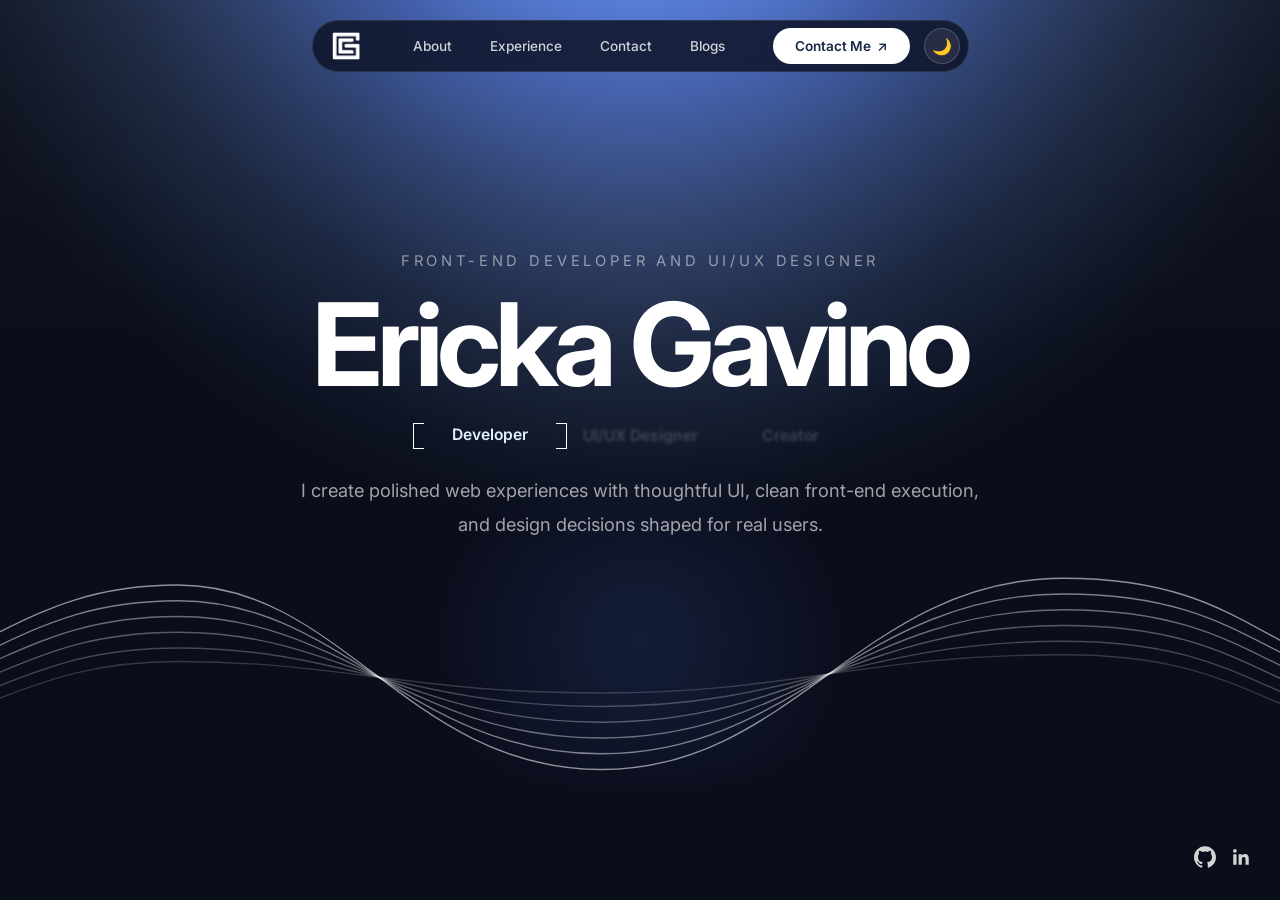
<file: index.html>
<!DOCTYPE html>
<html lang="en">
<head>
    <meta charset="UTF-8">
    <meta name="viewport" content="width=device-width, initial-scale=1.0">
    <meta name="description" content="Ericka Gavino is a Front-End Developer and UI/UX Designer creating polished, user-centered websites and digital experiences.">
    <meta name="author" content="Ericka Gavino">
    <meta name="robots" content="index, follow">
    <meta property="og:title" content="Ericka Gavino | Front-End Developer and UI/UX Designer">
    <meta property="og:description" content="Portfolio homepage of Ericka Gavino, featuring front-end development, UI/UX design, and selected projects.">
    <meta property="og:type" content="website">
    <meta property="og:image" content="IMG/ERICKA-GAVINO-PORTRAIT.png">
    <title>Ericka Gavino | Home</title>
    <link rel="icon" type="image/png" href="IMG/ERICKA-GAVINO-PERSONAL-LOGO.png">
    <link rel="preconnect" href="https://fonts.googleapis.com">
    <link rel="preconnect" href="https://fonts.gstatic.com" crossorigin>
    <link href="https://fonts.googleapis.com/css2?family=Inter:wght@400;500;600;700;800&display=swap" rel="stylesheet">
    <link rel="stylesheet" href="style.css">
    <script>(function(){if(localStorage.getItem('theme')==='light')document.documentElement.classList.add('light-mode');}());</script>
</head>
<body>
    <a href="#main-content" class="skip-link">Skip to main content</a>

    <header role="banner">
        <nav class="top-nav" aria-label="Main navigation">
            <div class="nav-container">
                <a href="index.html" class="logo" aria-label="Ericka Gavino - go to home page">
                    <img src="IMG/ERICKA-GAVINO-PERSONAL-LOGO.png" alt="Ericka Gavino personal logo" class="logo-image logo-dark" width="500" height="500" decoding="async">
                    <img src="IMG/EG-LOGO-BLUE.png" alt="Ericka Gavino personal logo" class="logo-image logo-light" width="500" height="500" decoding="async">
                </a>
                <ul class="nav-links">
                    <li><a href="about.html">About</a></li>
                    <li><a href="experience.html">Experience</a></li>
                    <li><a href="contact.html">Contact</a></li>
                    <li><a href="blog.html">Blogs</a></li>
                </ul>
                <button class="nav-toggle" type="button" aria-label="Open navigation menu" aria-expanded="false">
                    <span class="nav-toggle-line"></span>
                    <span class="nav-toggle-line"></span>
                    <span class="nav-toggle-line"></span>
                </button>
                <a href="contact.html" class="cta-button">Contact Me</a>
                <button class="theme-toggle" id="themeToggle" aria-label="Toggle light or dark mode">
                    <span class="theme-toggle-icon">🌙</span>
                </button>
            </div>
        </nav>
    </header>

    <main id="main-content">
        <section class="home-stage" aria-labelledby="home-heading">
            <div class="home-stage-bg" aria-hidden="true">
                <div class="home-stage-noise"></div>
                <div class="home-stage-glow"></div>
            </div>

            <div class="home-stage-socials" aria-label="Social links">
                <a href="https://github.com/jensfenty" target="_blank" rel="noopener noreferrer" aria-label="GitHub">
                    <svg viewBox="0 0 24 24" aria-hidden="true">
                        <path d="M12 .297C5.373.297 0 5.67 0 12.297c0 5.303 3.438 9.8 8.205 11.385.6.113.82-.258.82-.577 0-.285-.01-1.04-.015-2.04-3.338.724-4.042-1.61-4.042-1.61-.546-1.387-1.333-1.756-1.333-1.756-1.089-.744.083-.729.083-.729 1.205.084 1.84 1.237 1.84 1.237 1.07 1.834 2.807 1.304 3.492.997.108-.775.418-1.305.762-1.604-2.665-.304-5.467-1.334-5.467-5.93 0-1.31.469-2.38 1.236-3.22-.124-.303-.536-1.524.117-3.176 0 0 1.008-.322 3.3 1.23a11.49 11.49 0 0 1 3.005-.404c1.02.004 2.046.138 3.005.404 2.29-1.552 3.297-1.23 3.297-1.23.655 1.653.243 2.874.12 3.176.77.84 1.235 1.91 1.235 3.22 0 4.609-2.807 5.624-5.48 5.921.43.37.823 1.103.823 2.222 0 1.606-.014 2.898-.014 3.293 0 .321.216.694.825.576C20.565 22.092 24 17.592 24 12.297 24 5.67 18.627.297 12 .297Z"/>
                    </svg>
                </a>
                <a href="https://www.linkedin.com/in/ericka-gavino-813b1a25b" target="_blank" rel="noopener noreferrer" aria-label="LinkedIn">
                    <svg viewBox="0 0 24 24" aria-hidden="true">
                        <path d="M20.447 20.452h-3.554V14.9c0-1.324-.026-3.03-1.847-3.03-1.847 0-2.13 1.444-2.13 2.933v5.649H9.362V9h3.414v1.561h.049c.476-.9 1.637-1.85 3.37-1.85 3.604 0 4.268 2.37 4.268 5.456v6.285ZM5.337 7.433a2.062 2.062 0 1 1 0-4.124 2.062 2.062 0 0 1 0 4.124ZM7.119 20.452H3.555V9h3.564v11.452Z"/>
                    </svg>
                </a>
            </div>

            <div class="home-stage-inner">
                <p class="home-stage-kicker">Front-End Developer and UI/UX Designer</p>
                <h1 class="home-stage-name" id="home-heading">Ericka Gavino</h1>

                <div class="home-stage-roles" aria-label="Professional roles">
                    <div class="home-role-track" id="homeRoleTrack">
                        <span class="home-role-frame" id="homeRoleFrame" aria-hidden="true"></span>
                        <span class="home-role-chip active" data-role="Developer">Developer</span>
                        <span class="home-role-chip" data-role="UI/UX Designer">UI/UX Designer</span>
                        <span class="home-role-chip" data-role="Creator">Creator</span>
                    </div>
                </div>

                <p class="home-stage-intro">I create polished web experiences with thoughtful UI, clean front-end execution, and design decisions shaped for real users.</p>

                <div class="home-stage-wave" aria-hidden="true">
                    <svg viewBox="0 0 1600 320" preserveAspectRatio="none" class="home-stage-wave-svg">
                        <path d="M-40 170 C120 170, 150 88, 320 88 S560 252, 760 252 1030 82, 1240 82 1450 176, 1640 176"></path>
                        <path d="M-40 180 C120 180, 150 102, 320 102 S560 238, 760 238 1030 96, 1240 96 1450 184, 1640 184"></path>
                        <path d="M-40 190 C120 190, 150 116, 320 116 S560 224, 760 224 1030 110, 1240 110 1450 194, 1640 194"></path>
                        <path d="M-40 200 C120 200, 150 130, 320 130 S560 210, 760 210 1030 124, 1240 124 1450 204, 1640 204"></path>
                        <path d="M-40 210 C120 210, 150 144, 320 144 S560 196, 760 196 1030 138, 1240 138 1450 214, 1640 214"></path>
                        <path d="M-40 220 C120 220, 150 156, 320 156 S560 184, 760 184 1030 150, 1240 150 1450 224, 1640 224"></path>
                    </svg>
                </div>

            </div>
        </section>
    </main>

    <script>
        (function() {
            const btn = document.getElementById('themeToggle');
            const icon = btn.querySelector('.theme-toggle-icon');
            const roleFrame = document.getElementById('homeRoleFrame');
            const roles = Array.from(document.querySelectorAll('.home-role-chip'));
            let roleIndex = 0;
            function apply(mode) {
                document.documentElement.classList.toggle('light-mode', mode === 'light');
                icon.textContent = mode === 'light' ? '\u2600\ufe0f' : '\ud83c\udf19';
            }
            function setActiveRole(index) {
                roles.forEach((role, i) => {
                    role.classList.toggle('active', i === index);
                });
                if (roleFrame && roles[index]) {
                    const activeRole = roles[index];
                    const frameWidth = activeRole.offsetWidth + 28;
                    const frameX = activeRole.offsetLeft + (activeRole.offsetWidth / 2) - (frameWidth / 2);
                    roleFrame.style.width = frameWidth + 'px';
                    roleFrame.style.transform = 'translateX(' + frameX + 'px) translateY(-50%)';
                }
            }
            apply(localStorage.getItem('theme') || 'dark');
            btn.addEventListener('click', function() {
                const next = document.documentElement.classList.contains('light-mode') ? 'dark' : 'light';
                localStorage.setItem('theme', next);
                apply(next);
            });
            if (roles.length) {
                setActiveRole(roleIndex);
                window.setInterval(function() {
                    roleIndex = (roleIndex + 1) % roles.length;
                    setActiveRole(roleIndex);
                }, 3000);
            }
        })();
    </script>
    <script src="animations.js" defer></script>
</body>
</html>
</file>
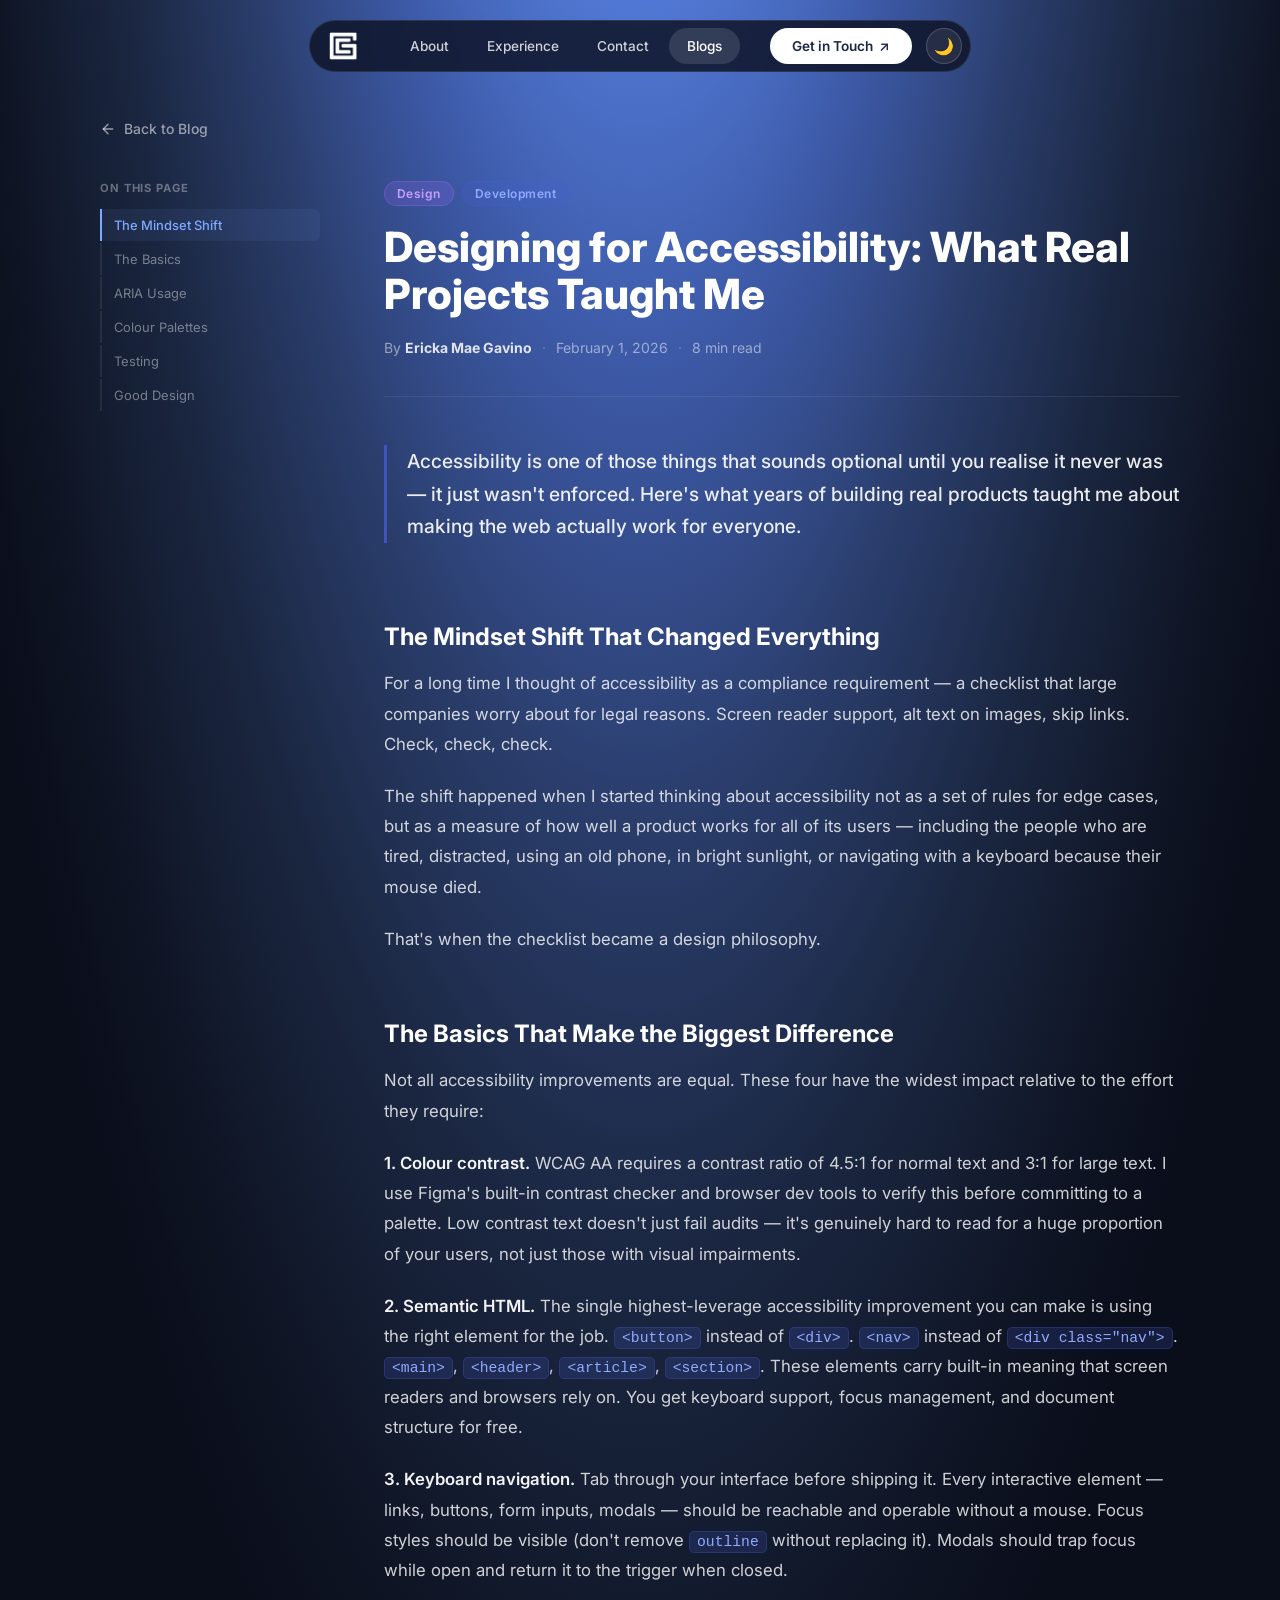
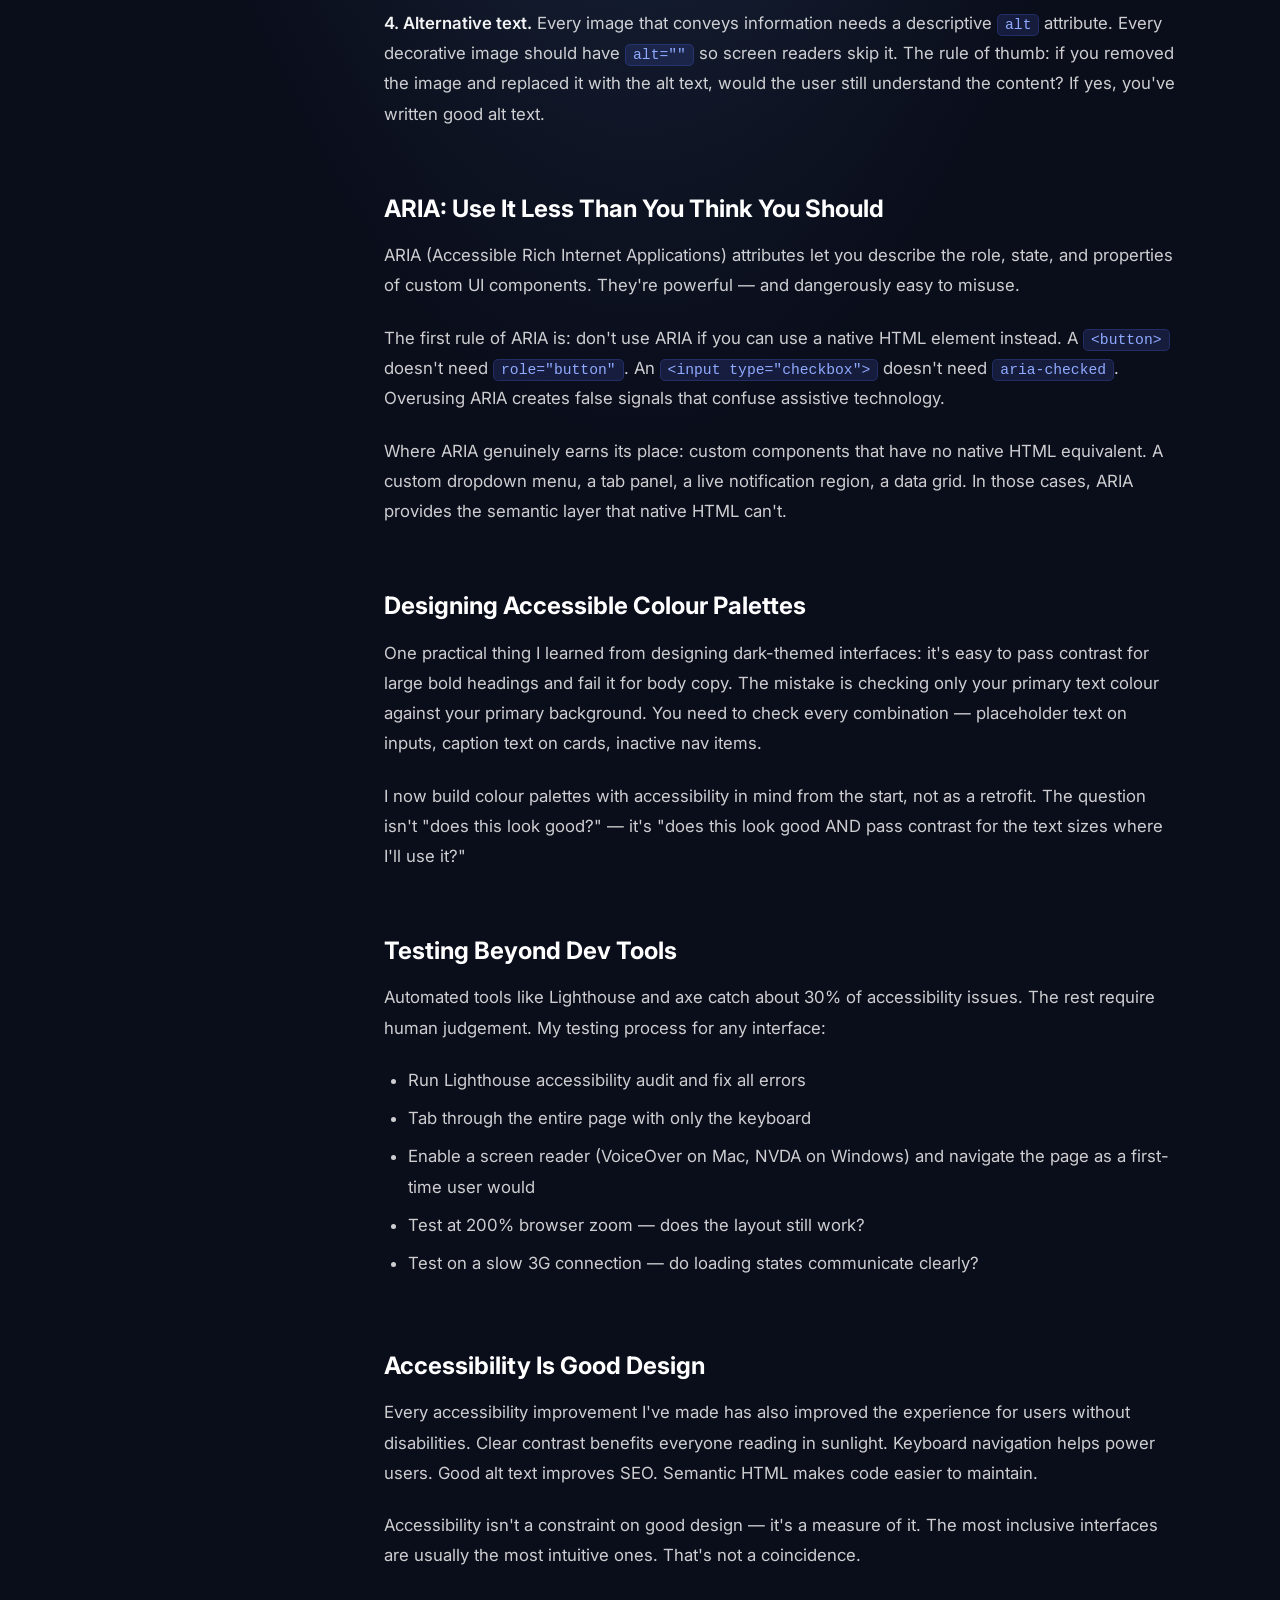
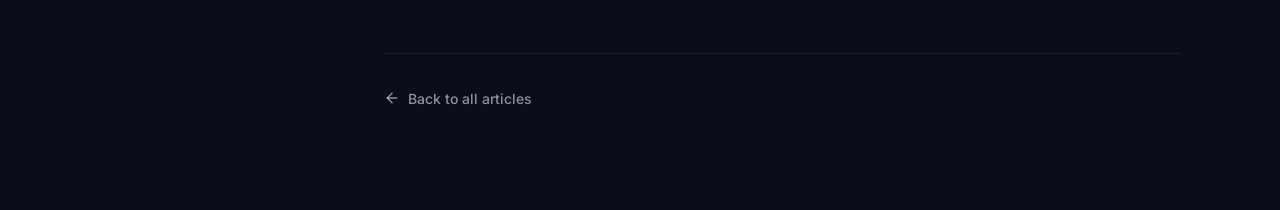
<file: blog-accessibility.html>
<!DOCTYPE html>
<html lang="en">
<head>
    <meta charset="UTF-8">
    <meta name="viewport" content="width=device-width, initial-scale=1.0">
    <meta name="description" content="What building real projects taught me about web accessibility — from contrast ratios and keyboard navigation to ARIA roles and inclusive design thinking.">
    <meta name="author" content="Ericka Gavino">
    <title>Designing for Accessibility | Ericka Gavino Blog</title>
    <link rel="icon" type="image/png" href="IMG/ERICKA-GAVINO-PERSONAL-LOGO.png">
    <link rel="preconnect" href="https://fonts.googleapis.com">
    <link rel="preconnect" href="https://fonts.gstatic.com" crossorigin>
    <link href="https://fonts.googleapis.com/css2?family=Inter:wght@400;500;600;700;800&display=swap" rel="stylesheet">
    <link rel="stylesheet" href="style.css">
    <script>(function(){if(localStorage.getItem('theme')==='light')document.documentElement.classList.add('light-mode');}());</script>
</head>
<body>
    <a href="#main-content" class="skip-link">Skip to main content</a>
    <header role="banner">
        <nav class="top-nav" aria-label="Main navigation">
            <div class="nav-container">
                <a href="index.html" class="logo" aria-label="Ericka Gavino - go to home page">
                    <img src="IMG/ERICKA-GAVINO-PERSONAL-LOGO.png" alt="Ericka Gavino personal logo" class="logo-image logo-dark" width="500" height="500" decoding="async">
                    <img src="IMG/EG-LOGO-BLUE.png" alt="Ericka Gavino personal logo" class="logo-image logo-light" width="500" height="500" decoding="async">
                </a>
                <ul class="nav-links">
                    <li><a href="about.html">About</a></li>
                    <li><a href="experience.html">Experience</a></li>
                    <li><a href="contact.html">Contact</a></li>
                    <li><a href="blog.html" aria-current="page">Blogs</a></li>
                </ul>
                <button class="nav-toggle" type="button" aria-label="Open navigation menu" aria-expanded="false">
                    <span class="nav-toggle-line"></span>
                    <span class="nav-toggle-line"></span>
                    <span class="nav-toggle-line"></span>
                </button>
                <a href="https://mail.google.com/mail/?view=cm&to=erickaferguson22@gmail.com&su=Hello%20Ericka%20Mae%20Gavino" target="_blank" rel="noopener noreferrer" class="cta-button">Get in Touch</a>
                <button class="theme-toggle" id="themeToggle" aria-label="Toggle light/dark mode">
                    <span class="theme-toggle-icon">🌙</span>
                </button>
            </div>
        </nav>
    </header>

    <main id="main-content">
        <article class="article-section" aria-labelledby="article-title">

            <div class="article-back">
                <a href="blog.html" class="article-back-link">
                    <svg xmlns="http://www.w3.org/2000/svg" viewBox="0 0 24 24" fill="none" stroke="currentColor" stroke-width="2.2" stroke-linecap="round" stroke-linejoin="round" aria-hidden="true"><path d="M19 12H5"/><path d="m12 19-7-7 7-7"/></svg>
                    Back to Blog
                </a>
            </div>

            <div class="article-layout">

                <aside class="toc-sidebar" aria-label="Table of contents">
                    <p class="toc-title">On this page</p>
                    <nav>
                        <ul class="toc-list">
                            <li><a class="toc-link" href="#mindset-shift">The Mindset Shift</a></li>
                            <li><a class="toc-link" href="#basics">The Basics</a></li>
                            <li><a class="toc-link" href="#aria">ARIA Usage</a></li>
                            <li><a class="toc-link" href="#colour-palettes">Colour Palettes</a></li>
                            <li><a class="toc-link" href="#testing">Testing</a></li>
                            <li><a class="toc-link" href="#good-design">Good Design</a></li>
                        </ul>
                    </nav>
                </aside>

                <div class="article-main">

                <header class="article-header">
                <div class="article-cats">
                    <span class="blog-cat design">Design</span>
                    <span class="blog-cat development">Development</span>
                </div>
                <h1 class="article-title" id="article-title">Designing for Accessibility: What Real Projects Taught Me</h1>
                <div class="article-byline">
                    <span>By <strong>Ericka Mae Gavino</strong></span>
                    <span class="article-dot" aria-hidden="true">·</span>
                    <time datetime="2026-02-01">February 1, 2026</time>
                    <span class="article-dot" aria-hidden="true">·</span>
                    <span>8 min read</span>
                </div>
            </header>

            <div class="article-body">

                <p class="article-lead">Accessibility is one of those things that sounds optional until you realise it never was — it just wasn't enforced. Here's what years of building real products taught me about making the web actually work for everyone.</p>

                <h2 id="mindset-shift">The Mindset Shift That Changed Everything</h2>
                <p>For a long time I thought of accessibility as a compliance requirement — a checklist that large companies worry about for legal reasons. Screen reader support, alt text on images, skip links. Check, check, check.</p>
                <p>The shift happened when I started thinking about accessibility not as a set of rules for edge cases, but as a measure of how well a product works for all of its users — including the people who are tired, distracted, using an old phone, in bright sunlight, or navigating with a keyboard because their mouse died.</p>
                <p>That's when the checklist became a design philosophy.</p>

                <h2 id="basics">The Basics That Make the Biggest Difference</h2>
                <p>Not all accessibility improvements are equal. These four have the widest impact relative to the effort they require:</p>

                <p><strong>1. Colour contrast.</strong> WCAG AA requires a contrast ratio of 4.5:1 for normal text and 3:1 for large text. I use Figma's built-in contrast checker and browser dev tools to verify this before committing to a palette. Low contrast text doesn't just fail audits — it's genuinely hard to read for a huge proportion of your users, not just those with visual impairments.</p>

                <p><strong>2. Semantic HTML.</strong> The single highest-leverage accessibility improvement you can make is using the right element for the job. <code>&lt;button&gt;</code> instead of <code>&lt;div&gt;</code>. <code>&lt;nav&gt;</code> instead of <code>&lt;div class="nav"&gt;</code>. <code>&lt;main&gt;</code>, <code>&lt;header&gt;</code>, <code>&lt;article&gt;</code>, <code>&lt;section&gt;</code>. These elements carry built-in meaning that screen readers and browsers rely on. You get keyboard support, focus management, and document structure for free.</p>

                <p><strong>3. Keyboard navigation.</strong> Tab through your interface before shipping it. Every interactive element — links, buttons, form inputs, modals — should be reachable and operable without a mouse. Focus styles should be visible (don't remove <code>outline</code> without replacing it). Modals should trap focus while open and return it to the trigger when closed.</p>

                <p><strong>4. Alternative text.</strong> Every image that conveys information needs a descriptive <code>alt</code> attribute. Every decorative image should have <code>alt=""</code> so screen readers skip it. The rule of thumb: if you removed the image and replaced it with the alt text, would the user still understand the content? If yes, you've written good alt text.</p>

                <h2 id="aria">ARIA: Use It Less Than You Think You Should</h2>
                <p>ARIA (Accessible Rich Internet Applications) attributes let you describe the role, state, and properties of custom UI components. They're powerful — and dangerously easy to misuse.</p>
                <p>The first rule of ARIA is: don't use ARIA if you can use a native HTML element instead. A <code>&lt;button&gt;</code> doesn't need <code>role="button"</code>. An <code>&lt;input type="checkbox"&gt;</code> doesn't need <code>aria-checked</code>. Overusing ARIA creates false signals that confuse assistive technology.</p>
                <p>Where ARIA genuinely earns its place: custom components that have no native HTML equivalent. A custom dropdown menu, a tab panel, a live notification region, a data grid. In those cases, ARIA provides the semantic layer that native HTML can't.</p>

                <h2 id="colour-palettes">Designing Accessible Colour Palettes</h2>
                <p>One practical thing I learned from designing dark-themed interfaces: it's easy to pass contrast for large bold headings and fail it for body copy. The mistake is checking only your primary text colour against your primary background. You need to check every combination — placeholder text on inputs, caption text on cards, inactive nav items.</p>
                <p>I now build colour palettes with accessibility in mind from the start, not as a retrofit. The question isn't "does this look good?" — it's "does this look good AND pass contrast for the text sizes where I'll use it?"</p>

                <h2 id="testing">Testing Beyond Dev Tools</h2>
                <p>Automated tools like Lighthouse and axe catch about 30% of accessibility issues. The rest require human judgement. My testing process for any interface:</p>
                <ul>
                    <li>Run Lighthouse accessibility audit and fix all errors</li>
                    <li>Tab through the entire page with only the keyboard</li>
                    <li>Enable a screen reader (VoiceOver on Mac, NVDA on Windows) and navigate the page as a first-time user would</li>
                    <li>Test at 200% browser zoom — does the layout still work?</li>
                    <li>Test on a slow 3G connection — do loading states communicate clearly?</li>
                </ul>

                <h2 id="good-design">Accessibility Is Good Design</h2>
                <p>Every accessibility improvement I've made has also improved the experience for users without disabilities. Clear contrast benefits everyone reading in sunlight. Keyboard navigation helps power users. Good alt text improves SEO. Semantic HTML makes code easier to maintain.</p>
                <p>Accessibility isn't a constraint on good design — it's a measure of it. The most inclusive interfaces are usually the most intuitive ones. That's not a coincidence.</p>

            </div>

            <footer class="article-footer">
                <a href="blog.html" class="article-back-link">
                    <svg xmlns="http://www.w3.org/2000/svg" viewBox="0 0 24 24" fill="none" stroke="currentColor" stroke-width="2.2" stroke-linecap="round" stroke-linejoin="round" aria-hidden="true"><path d="M19 12H5"/><path d="m12 19-7-7 7-7"/></svg>
                    Back to all articles
                </a>
            </footer>

                </div><!-- .article-main -->
            </div><!-- .article-layout -->

        </article>
    </main>

    <script>
        const tocLinks = document.querySelectorAll('.toc-link');
        const headings = Array.from(tocLinks).map(l => document.querySelector(l.getAttribute('href')));
        function updateTOC() {
            const scrollY = window.scrollY + 130;
            let active = 0;
            headings.forEach((h, i) => { if (h && h.offsetTop <= scrollY) active = i; });
            tocLinks.forEach((l, i) => l.classList.toggle('active', i === active));
        }
        window.addEventListener('scroll', updateTOC, { passive: true });
        updateTOC();
        tocLinks.forEach(link => {
            link.addEventListener('click', e => {
                e.preventDefault();
                const target = document.querySelector(link.getAttribute('href'));
                if (target) window.scrollTo({ top: target.offsetTop - 100, behavior: 'smooth' });
            });
        });
    </script>

    <script>
        (function() {
            const btn = document.getElementById('themeToggle');
            const icon = btn.querySelector('.theme-toggle-icon');
            function apply(mode) {
                document.documentElement.classList.toggle('light-mode', mode === 'light');
                icon.textContent = mode === 'light' ? '\u2600\ufe0f' : '\ud83c\udf19';
            }
            apply(localStorage.getItem('theme') || 'dark');
            btn.addEventListener('click', function() {
                const next = document.documentElement.classList.contains('light-mode') ? 'dark' : 'light';
                localStorage.setItem('theme', next);
                apply(next);
            });
        })();
    </script>
    <script src="animations.js" defer></script>
</body>
</html>
</file>
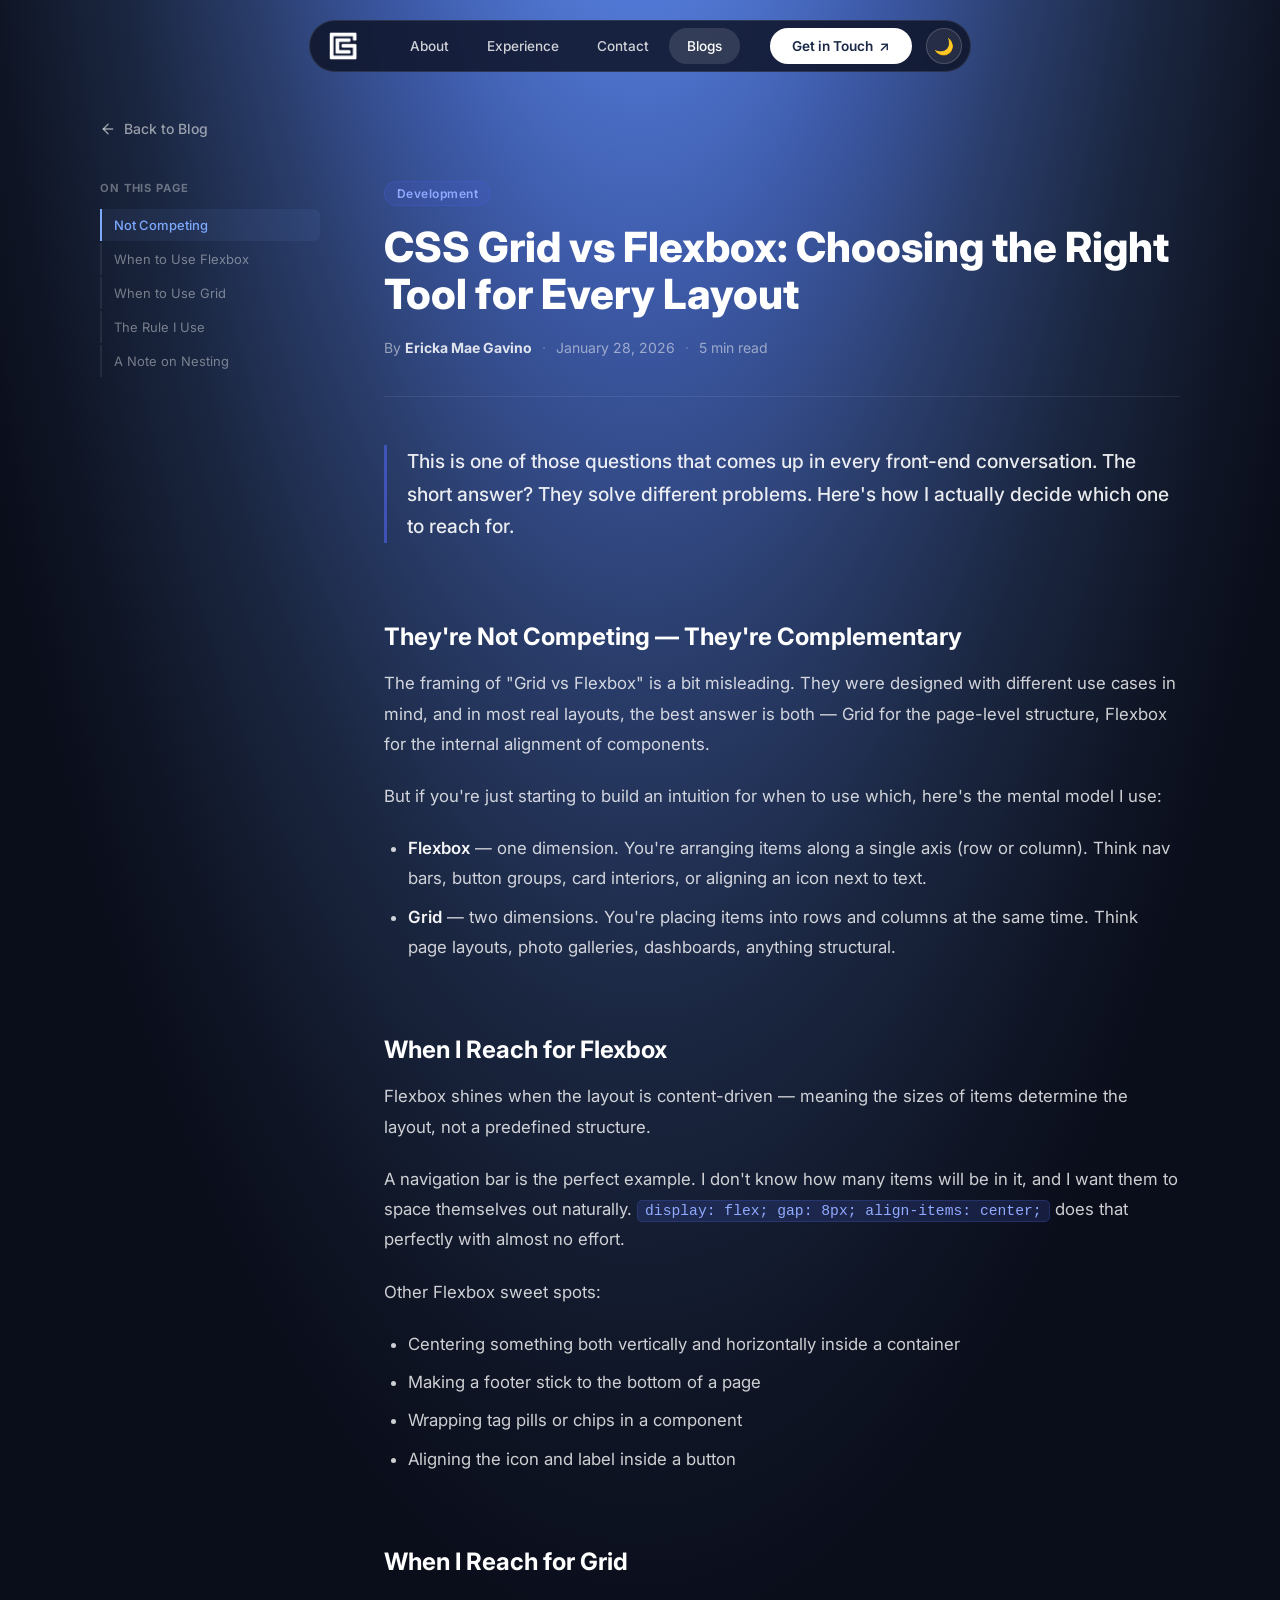
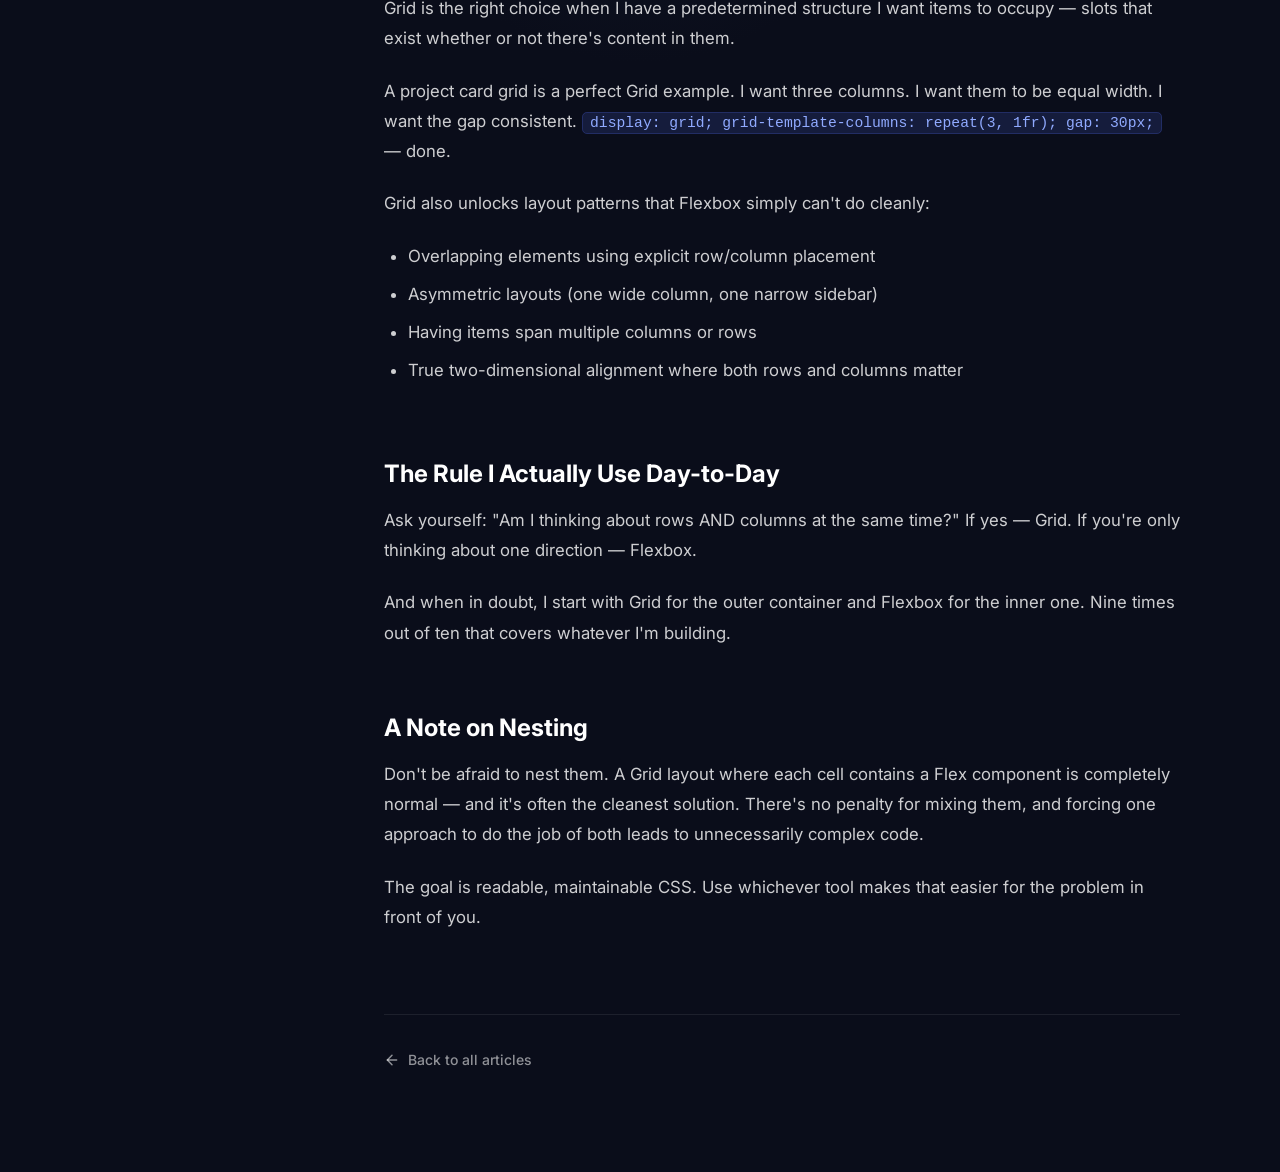
<file: blog-css-layout.html>
<!DOCTYPE html>
<html lang="en">
<head>
    <meta charset="UTF-8">
    <meta name="viewport" content="width=device-width, initial-scale=1.0">
    <meta name="description" content="A practical comparison of CSS Grid and Flexbox — when to use which, and why choosing the right one matters for your layouts.">
    <meta name="author" content="Ericka Gavino">
    <title>CSS Grid vs Flexbox | Ericka Gavino Blog</title>
    <link rel="icon" type="image/png" href="IMG/ERICKA-GAVINO-PERSONAL-LOGO.png">
    <link rel="preconnect" href="https://fonts.googleapis.com">
    <link rel="preconnect" href="https://fonts.gstatic.com" crossorigin>
    <link href="https://fonts.googleapis.com/css2?family=Inter:wght@400;500;600;700;800&display=swap" rel="stylesheet">
    <link rel="stylesheet" href="style.css">
    <script>(function(){if(localStorage.getItem('theme')==='light')document.documentElement.classList.add('light-mode');}());</script>
</head>
<body>
    <a href="#main-content" class="skip-link">Skip to main content</a>
    <header role="banner">
        <nav class="top-nav" aria-label="Main navigation">
            <div class="nav-container">
                <a href="index.html" class="logo" aria-label="Ericka Gavino - go to home page">
                    <img src="IMG/ERICKA-GAVINO-PERSONAL-LOGO.png" alt="Ericka Gavino personal logo" class="logo-image logo-dark" width="500" height="500" decoding="async">
                    <img src="IMG/EG-LOGO-BLUE.png" alt="Ericka Gavino personal logo" class="logo-image logo-light" width="500" height="500" decoding="async">
                </a>
                <ul class="nav-links">
                    <li><a href="about.html">About</a></li>
                    <li><a href="experience.html">Experience</a></li>
                    <li><a href="contact.html">Contact</a></li>
                    <li><a href="blog.html" aria-current="page">Blogs</a></li>
                </ul>
                <button class="nav-toggle" type="button" aria-label="Open navigation menu" aria-expanded="false">
                    <span class="nav-toggle-line"></span>
                    <span class="nav-toggle-line"></span>
                    <span class="nav-toggle-line"></span>
                </button>
                <a href="https://mail.google.com/mail/?view=cm&to=erickaferguson22@gmail.com&su=Hello%20Ericka%20Mae%20Gavino" target="_blank" rel="noopener noreferrer" class="cta-button">Get in Touch</a>
                <button class="theme-toggle" id="themeToggle" aria-label="Toggle light/dark mode">
                    <span class="theme-toggle-icon">🌙</span>
                </button>
            </div>
        </nav>
    </header>

    <main id="main-content">
        <article class="article-section" aria-labelledby="article-title">

            <div class="article-back">
                <a href="blog.html" class="article-back-link">
                    <svg xmlns="http://www.w3.org/2000/svg" viewBox="0 0 24 24" fill="none" stroke="currentColor" stroke-width="2.2" stroke-linecap="round" stroke-linejoin="round" aria-hidden="true"><path d="M19 12H5"/><path d="m12 19-7-7 7-7"/></svg>
                    Back to Blog
                </a>
            </div>

            <div class="article-layout">

                <aside class="toc-sidebar" aria-label="Table of contents">
                    <p class="toc-title">On this page</p>
                    <nav>
                        <ul class="toc-list">
                            <li><a class="toc-link" href="#complementary">Not Competing</a></li>
                            <li><a class="toc-link" href="#flexbox">When to Use Flexbox</a></li>
                            <li><a class="toc-link" href="#grid">When to Use Grid</a></li>
                            <li><a class="toc-link" href="#day-to-day">The Rule I Use</a></li>
                            <li><a class="toc-link" href="#nesting">A Note on Nesting</a></li>
                        </ul>
                    </nav>
                </aside>

                <div class="article-main">

                <header class="article-header">
                <div class="article-cats">
                    <span class="blog-cat development">Development</span>
                </div>
                <h1 class="article-title" id="article-title">CSS Grid vs Flexbox: Choosing the Right Tool for Every Layout</h1>
                <div class="article-byline">
                    <span>By <strong>Ericka Mae Gavino</strong></span>
                    <span class="article-dot" aria-hidden="true">·</span>
                    <time datetime="2026-01-28">January 28, 2026</time>
                    <span class="article-dot" aria-hidden="true">·</span>
                    <span>5 min read</span>
                </div>
            </header>

            <div class="article-body">

                <p class="article-lead">This is one of those questions that comes up in every front-end conversation. The short answer? They solve different problems. Here's how I actually decide which one to reach for.</p>

                <h2 id="complementary">They're Not Competing — They're Complementary</h2>
                <p>The framing of "Grid vs Flexbox" is a bit misleading. They were designed with different use cases in mind, and in most real layouts, the best answer is both — Grid for the page-level structure, Flexbox for the internal alignment of components.</p>
                <p>But if you're just starting to build an intuition for when to use which, here's the mental model I use:</p>
                <ul>
                    <li><strong>Flexbox</strong> — one dimension. You're arranging items along a single axis (row or column). Think nav bars, button groups, card interiors, or aligning an icon next to text.</li>
                    <li><strong>Grid</strong> — two dimensions. You're placing items into rows and columns at the same time. Think page layouts, photo galleries, dashboards, anything structural.</li>
                </ul>

                <h2 id="flexbox">When I Reach for Flexbox</h2>
                <p>Flexbox shines when the layout is content-driven — meaning the sizes of items determine the layout, not a predefined structure.</p>
                <p>A navigation bar is the perfect example. I don't know how many items will be in it, and I want them to space themselves out naturally. <code>display: flex; gap: 8px; align-items: center;</code> does that perfectly with almost no effort.</p>
                <p>Other Flexbox sweet spots:</p>
                <ul>
                    <li>Centering something both vertically and horizontally inside a container</li>
                    <li>Making a footer stick to the bottom of a page</li>
                    <li>Wrapping tag pills or chips in a component</li>
                    <li>Aligning the icon and label inside a button</li>
                </ul>

                <h2 id="grid">When I Reach for Grid</h2>
                <p>Grid is the right choice when I have a predetermined structure I want items to occupy — slots that exist whether or not there's content in them.</p>
                <p>A project card grid is a perfect Grid example. I want three columns. I want them to be equal width. I want the gap consistent. <code>display: grid; grid-template-columns: repeat(3, 1fr); gap: 30px;</code> — done.</p>
                <p>Grid also unlocks layout patterns that Flexbox simply can't do cleanly:</p>
                <ul>
                    <li>Overlapping elements using explicit row/column placement</li>
                    <li>Asymmetric layouts (one wide column, one narrow sidebar)</li>
                    <li>Having items span multiple columns or rows</li>
                    <li>True two-dimensional alignment where both rows and columns matter</li>
                </ul>

                <h2 id="day-to-day">The Rule I Actually Use Day-to-Day</h2>
                <p>Ask yourself: "Am I thinking about rows AND columns at the same time?" If yes — Grid. If you're only thinking about one direction — Flexbox.</p>
                <p>And when in doubt, I start with Grid for the outer container and Flexbox for the inner one. Nine times out of ten that covers whatever I'm building.</p>

                <h2 id="nesting">A Note on Nesting</h2>
                <p>Don't be afraid to nest them. A Grid layout where each cell contains a Flex component is completely normal — and it's often the cleanest solution. There's no penalty for mixing them, and forcing one approach to do the job of both leads to unnecessarily complex code.</p>
                <p>The goal is readable, maintainable CSS. Use whichever tool makes that easier for the problem in front of you.</p>

            </div>

            <footer class="article-footer">
                <a href="blog.html" class="article-back-link">
                    <svg xmlns="http://www.w3.org/2000/svg" viewBox="0 0 24 24" fill="none" stroke="currentColor" stroke-width="2.2" stroke-linecap="round" stroke-linejoin="round" aria-hidden="true"><path d="M19 12H5"/><path d="m12 19-7-7 7-7"/></svg>
                    Back to all articles
                </a>
            </footer>

                </div><!-- .article-main -->
            </div><!-- .article-layout -->

        </article>
    </main>

    <script>
        const tocLinks = document.querySelectorAll('.toc-link');
        const headings = Array.from(tocLinks).map(l => document.querySelector(l.getAttribute('href')));
        function updateTOC() {
            const scrollY = window.scrollY + 130;
            let active = 0;
            headings.forEach((h, i) => { if (h && h.offsetTop <= scrollY) active = i; });
            tocLinks.forEach((l, i) => l.classList.toggle('active', i === active));
        }
        window.addEventListener('scroll', updateTOC, { passive: true });
        updateTOC();
        tocLinks.forEach(link => {
            link.addEventListener('click', e => {
                e.preventDefault();
                const target = document.querySelector(link.getAttribute('href'));
                if (target) window.scrollTo({ top: target.offsetTop - 100, behavior: 'smooth' });
            });
        });
    </script>

    <script>
        (function() {
            const btn = document.getElementById('themeToggle');
            const icon = btn.querySelector('.theme-toggle-icon');
            function apply(mode) {
                document.documentElement.classList.toggle('light-mode', mode === 'light');
                icon.textContent = mode === 'light' ? '\u2600\ufe0f' : '\ud83c\udf19';
            }
            apply(localStorage.getItem('theme') || 'dark');
            btn.addEventListener('click', function() {
                const next = document.documentElement.classList.contains('light-mode') ? 'dark' : 'light';
                localStorage.setItem('theme', next);
                apply(next);
            });
        })();
    </script>
    <script src="animations.js" defer></script>
</body>
</html>
</file>
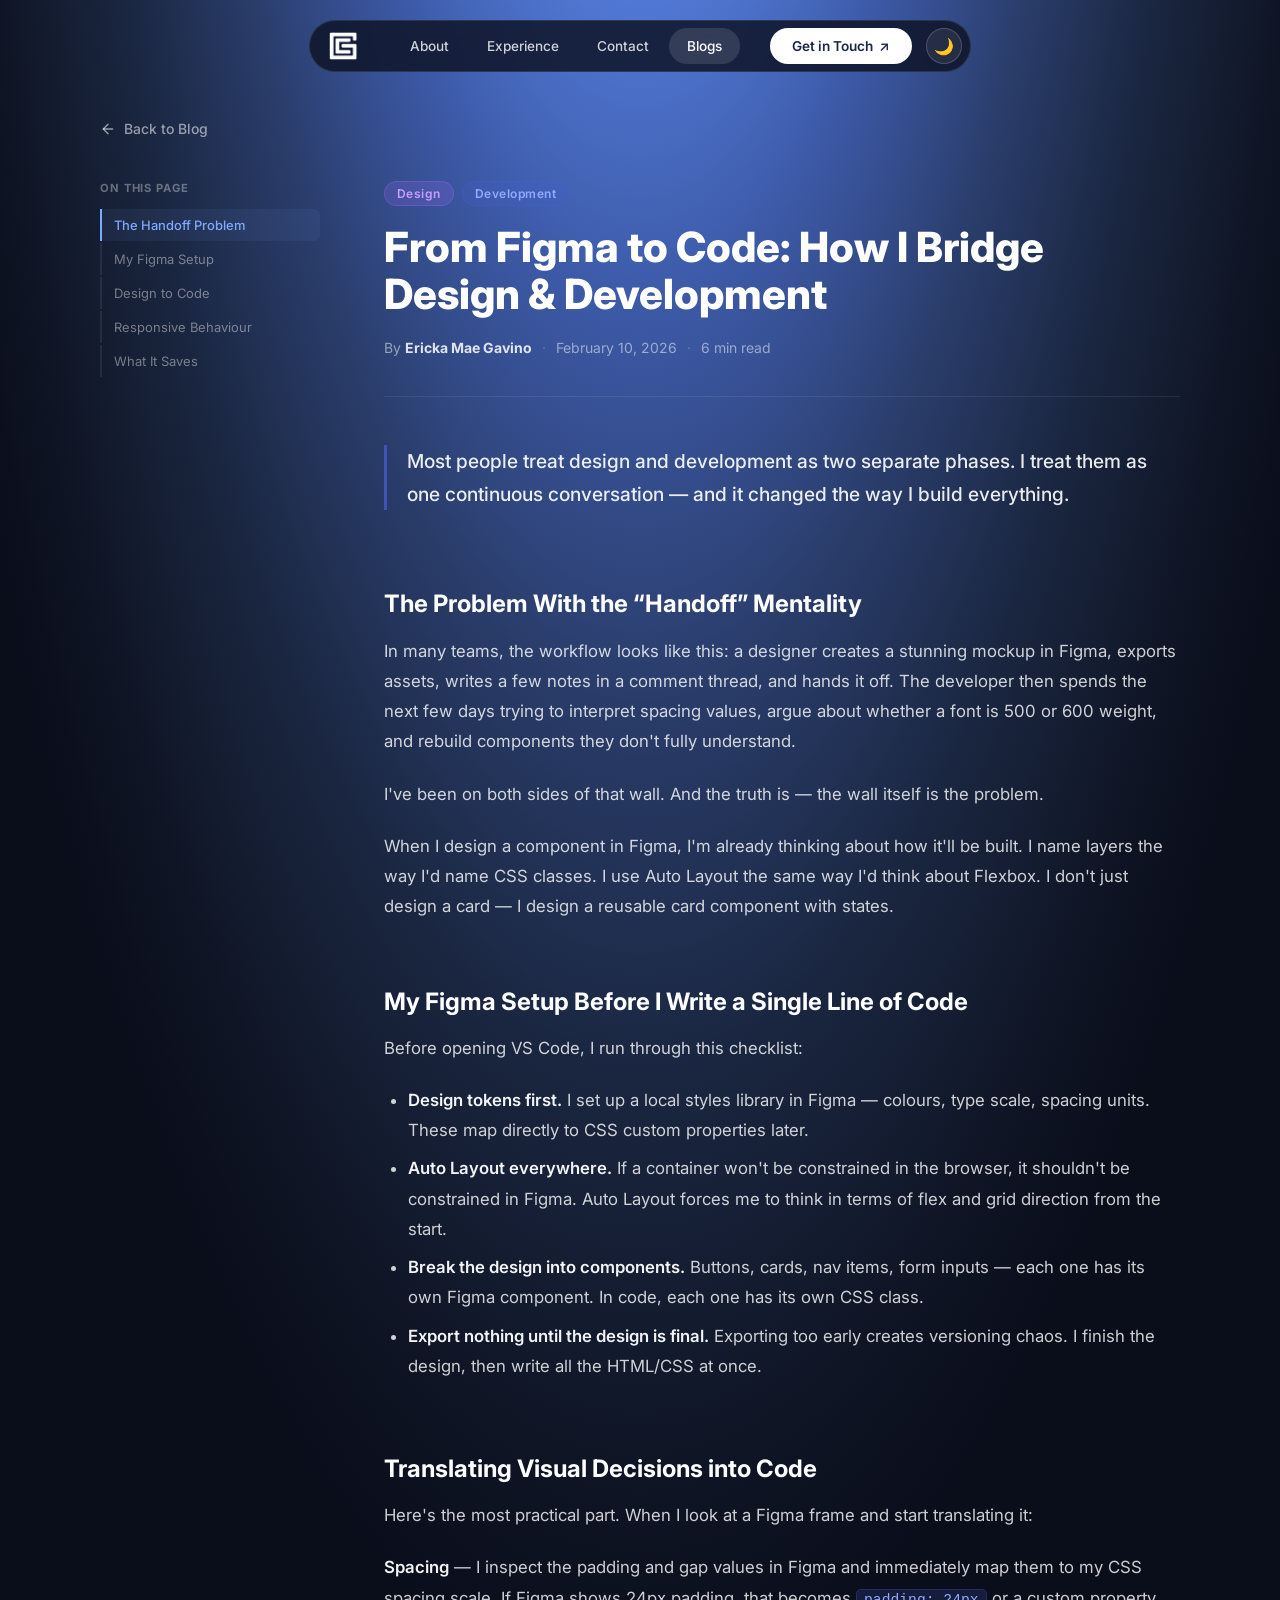
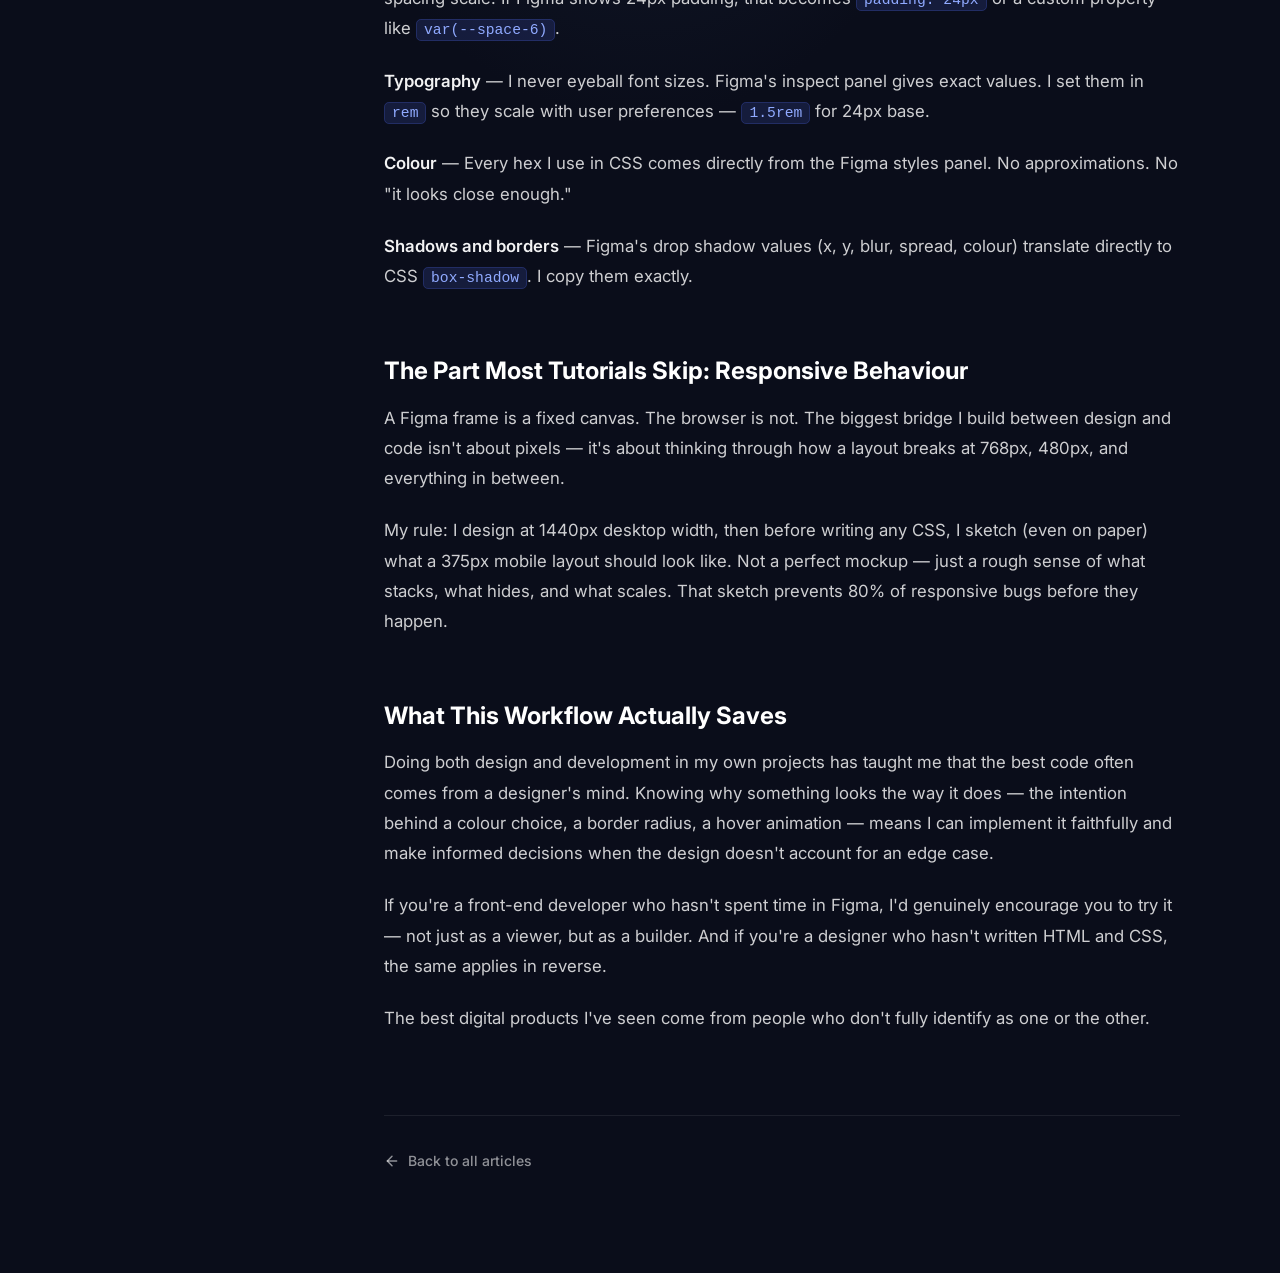
<file: blog-figma-to-code.html>
<!DOCTYPE html>
<html lang="en">
<head>
    <meta charset="UTF-8">
    <meta name="viewport" content="width=device-width, initial-scale=1.0">
    <meta name="description" content="How I bridge the gap between Figma design and front-end code – my workflow from high-fidelity mockup to live website.">
    <meta name="author" content="Ericka Gavino">
    <title>From Figma to Code | Ericka Gavino Blog</title>
    <link rel="icon" type="image/png" href="IMG/ERICKA-GAVINO-PERSONAL-LOGO.png">
    <link rel="preconnect" href="https://fonts.googleapis.com">
    <link rel="preconnect" href="https://fonts.gstatic.com" crossorigin>
    <link href="https://fonts.googleapis.com/css2?family=Inter:wght@400;500;600;700;800&display=swap" rel="stylesheet">
    <link rel="stylesheet" href="style.css">
    <script>(function(){if(localStorage.getItem('theme')==='light')document.documentElement.classList.add('light-mode');}());</script>
</head>
<body>
    <a href="#main-content" class="skip-link">Skip to main content</a>
    <header role="banner">
        <nav class="top-nav" aria-label="Main navigation">
            <div class="nav-container">
                <a href="index.html" class="logo" aria-label="Ericka Gavino - go to home page">
                    <img src="IMG/ERICKA-GAVINO-PERSONAL-LOGO.png" alt="Ericka Gavino personal logo" class="logo-image logo-dark" width="500" height="500" decoding="async">
                    <img src="IMG/EG-LOGO-BLUE.png" alt="Ericka Gavino personal logo" class="logo-image logo-light" width="500" height="500" decoding="async">
                </a>
                <ul class="nav-links">
                    <li><a href="about.html">About</a></li>
                    <li><a href="experience.html">Experience</a></li>
                    <li><a href="contact.html">Contact</a></li>
                    <li><a href="blog.html" aria-current="page">Blogs</a></li>
                </ul>
                <button class="nav-toggle" type="button" aria-label="Open navigation menu" aria-expanded="false">
                    <span class="nav-toggle-line"></span>
                    <span class="nav-toggle-line"></span>
                    <span class="nav-toggle-line"></span>
                </button>
                <a href="https://mail.google.com/mail/?view=cm&to=erickaferguson22@gmail.com&su=Hello%20Ericka%20Mae%20Gavino" target="_blank" rel="noopener noreferrer" class="cta-button">Get in Touch</a>
                <button class="theme-toggle" id="themeToggle" aria-label="Toggle light/dark mode">
                    <span class="theme-toggle-icon">🌙</span>
                </button>
            </div>
        </nav>
    </header>

    <main id="main-content">
        <article class="article-section" aria-labelledby="article-title">

            <div class="article-back">
                <a href="blog.html" class="article-back-link">
                    <svg xmlns="http://www.w3.org/2000/svg" viewBox="0 0 24 24" fill="none" stroke="currentColor" stroke-width="2.2" stroke-linecap="round" stroke-linejoin="round" aria-hidden="true"><path d="M19 12H5"/><path d="m12 19-7-7 7-7"/></svg>
                    Back to Blog
                </a>
            </div>

            <div class="article-layout">

                <aside class="toc-sidebar" aria-label="Table of contents">
                    <p class="toc-title">On this page</p>
                    <nav>
                        <ul class="toc-list">
                            <li><a class="toc-link" href="#handoff">The Handoff Problem</a></li>
                            <li><a class="toc-link" href="#figma-setup">My Figma Setup</a></li>
                            <li><a class="toc-link" href="#translating">Design to Code</a></li>
                            <li><a class="toc-link" href="#responsive">Responsive Behaviour</a></li>
                            <li><a class="toc-link" href="#workflow">What It Saves</a></li>
                        </ul>
                    </nav>
                </aside>

                <div class="article-main">

                <header class="article-header">
                <div class="article-cats">
                    <span class="blog-cat design">Design</span>
                    <span class="blog-cat development">Development</span>
                </div>
                <h1 class="article-title" id="article-title">From Figma to Code: How I Bridge Design &amp; Development</h1>
                <div class="article-byline">
                    <span>By <strong>Ericka Mae Gavino</strong></span>
                    <span class="article-dot" aria-hidden="true">·</span>
                    <time datetime="2026-02-10">February 10, 2026</time>
                    <span class="article-dot" aria-hidden="true">·</span>
                    <span>6 min read</span>
                </div>
            </header>

            <div class="article-body">

                <p class="article-lead">Most people treat design and development as two separate phases. I treat them as one continuous conversation — and it changed the way I build everything.</p>

                <h2 id="handoff">The Problem With the “Handoff” Mentality</h2>
                <p>In many teams, the workflow looks like this: a designer creates a stunning mockup in Figma, exports assets, writes a few notes in a comment thread, and hands it off. The developer then spends the next few days trying to interpret spacing values, argue about whether a font is 500 or 600 weight, and rebuild components they don't fully understand.</p>
                <p>I've been on both sides of that wall. And the truth is — the wall itself is the problem.</p>
                <p>When I design a component in Figma, I'm already thinking about how it'll be built. I name layers the way I'd name CSS classes. I use Auto Layout the same way I'd think about Flexbox. I don't just design a card — I design a reusable card component with states.</p>

                <h2 id="figma-setup">My Figma Setup Before I Write a Single Line of Code</h2>
                <p>Before opening VS Code, I run through this checklist:</p>
                <ul>
                    <li><strong>Design tokens first.</strong> I set up a local styles library in Figma — colours, type scale, spacing units. These map directly to CSS custom properties later.</li>
                    <li><strong>Auto Layout everywhere.</strong> If a container won't be constrained in the browser, it shouldn't be constrained in Figma. Auto Layout forces me to think in terms of flex and grid direction from the start.</li>
                    <li><strong>Break the design into components.</strong> Buttons, cards, nav items, form inputs — each one has its own Figma component. In code, each one has its own CSS class.</li>
                    <li><strong>Export nothing until the design is final.</strong> Exporting too early creates versioning chaos. I finish the design, then write all the HTML/CSS at once.</li>
                </ul>

                <h2 id="translating">Translating Visual Decisions into Code</h2>
                <p>Here's the most practical part. When I look at a Figma frame and start translating it:</p>
                <p><strong>Spacing</strong> — I inspect the padding and gap values in Figma and immediately map them to my CSS spacing scale. If Figma shows 24px padding, that becomes <code>padding: 24px</code> or a custom property like <code>var(--space-6)</code>.</p>
                <p><strong>Typography</strong> — I never eyeball font sizes. Figma's inspect panel gives exact values. I set them in <code>rem</code> so they scale with user preferences — <code>1.5rem</code> for 24px base.</p>
                <p><strong>Colour</strong> — Every hex I use in CSS comes directly from the Figma styles panel. No approximations. No "it looks close enough."</p>
                <p><strong>Shadows and borders</strong> — Figma's drop shadow values (x, y, blur, spread, colour) translate directly to CSS <code>box-shadow</code>. I copy them exactly.</p>

                <h2 id="responsive">The Part Most Tutorials Skip: Responsive Behaviour</h2>
                <p>A Figma frame is a fixed canvas. The browser is not. The biggest bridge I build between design and code isn't about pixels — it's about thinking through how a layout breaks at 768px, 480px, and everything in between.</p>
                <p>My rule: I design at 1440px desktop width, then before writing any CSS, I sketch (even on paper) what a 375px mobile layout should look like. Not a perfect mockup — just a rough sense of what stacks, what hides, and what scales. That sketch prevents 80% of responsive bugs before they happen.</p>

                <h2 id="workflow">What This Workflow Actually Saves</h2>
                <p>Doing both design and development in my own projects has taught me that the best code often comes from a designer's mind. Knowing why something looks the way it does — the intention behind a colour choice, a border radius, a hover animation — means I can implement it faithfully and make informed decisions when the design doesn't account for an edge case.</p>
                <p>If you're a front-end developer who hasn't spent time in Figma, I'd genuinely encourage you to try it — not just as a viewer, but as a builder. And if you're a designer who hasn't written HTML and CSS, the same applies in reverse.</p>
                <p>The best digital products I've seen come from people who don't fully identify as one or the other.</p>

            </div>

            <footer class="article-footer">
                <a href="blog.html" class="article-back-link">
                    <svg xmlns="http://www.w3.org/2000/svg" viewBox="0 0 24 24" fill="none" stroke="currentColor" stroke-width="2.2" stroke-linecap="round" stroke-linejoin="round" aria-hidden="true"><path d="M19 12H5"/><path d="m12 19-7-7 7-7"/></svg>
                    Back to all articles
                </a>
            </footer>

                </div><!-- .article-main -->
            </div><!-- .article-layout -->

        </article>
    </main>

    <script>
        const tocLinks = document.querySelectorAll('.toc-link');
        const headings = Array.from(tocLinks).map(l => document.querySelector(l.getAttribute('href')));
        function updateTOC() {
            const scrollY = window.scrollY + 130;
            let active = 0;
            headings.forEach((h, i) => { if (h && h.offsetTop <= scrollY) active = i; });
            tocLinks.forEach((l, i) => l.classList.toggle('active', i === active));
        }
        window.addEventListener('scroll', updateTOC, { passive: true });
        updateTOC();
        tocLinks.forEach(link => {
            link.addEventListener('click', e => {
                e.preventDefault();
                const target = document.querySelector(link.getAttribute('href'));
                if (target) window.scrollTo({ top: target.offsetTop - 100, behavior: 'smooth' });
            });
        });
    </script>

    <script>
        (function() {
            const btn = document.getElementById('themeToggle');
            const icon = btn.querySelector('.theme-toggle-icon');
            function apply(mode) {
                document.documentElement.classList.toggle('light-mode', mode === 'light');
                icon.textContent = mode === 'light' ? '\u2600\ufe0f' : '\ud83c\udf19';
            }
            apply(localStorage.getItem('theme') || 'dark');
            btn.addEventListener('click', function() {
                const next = document.documentElement.classList.contains('light-mode') ? 'dark' : 'light';
                localStorage.setItem('theme', next);
                apply(next);
            });
        })();
    </script>
    <script src="animations.js" defer></script>
</body>
</html>
</file>
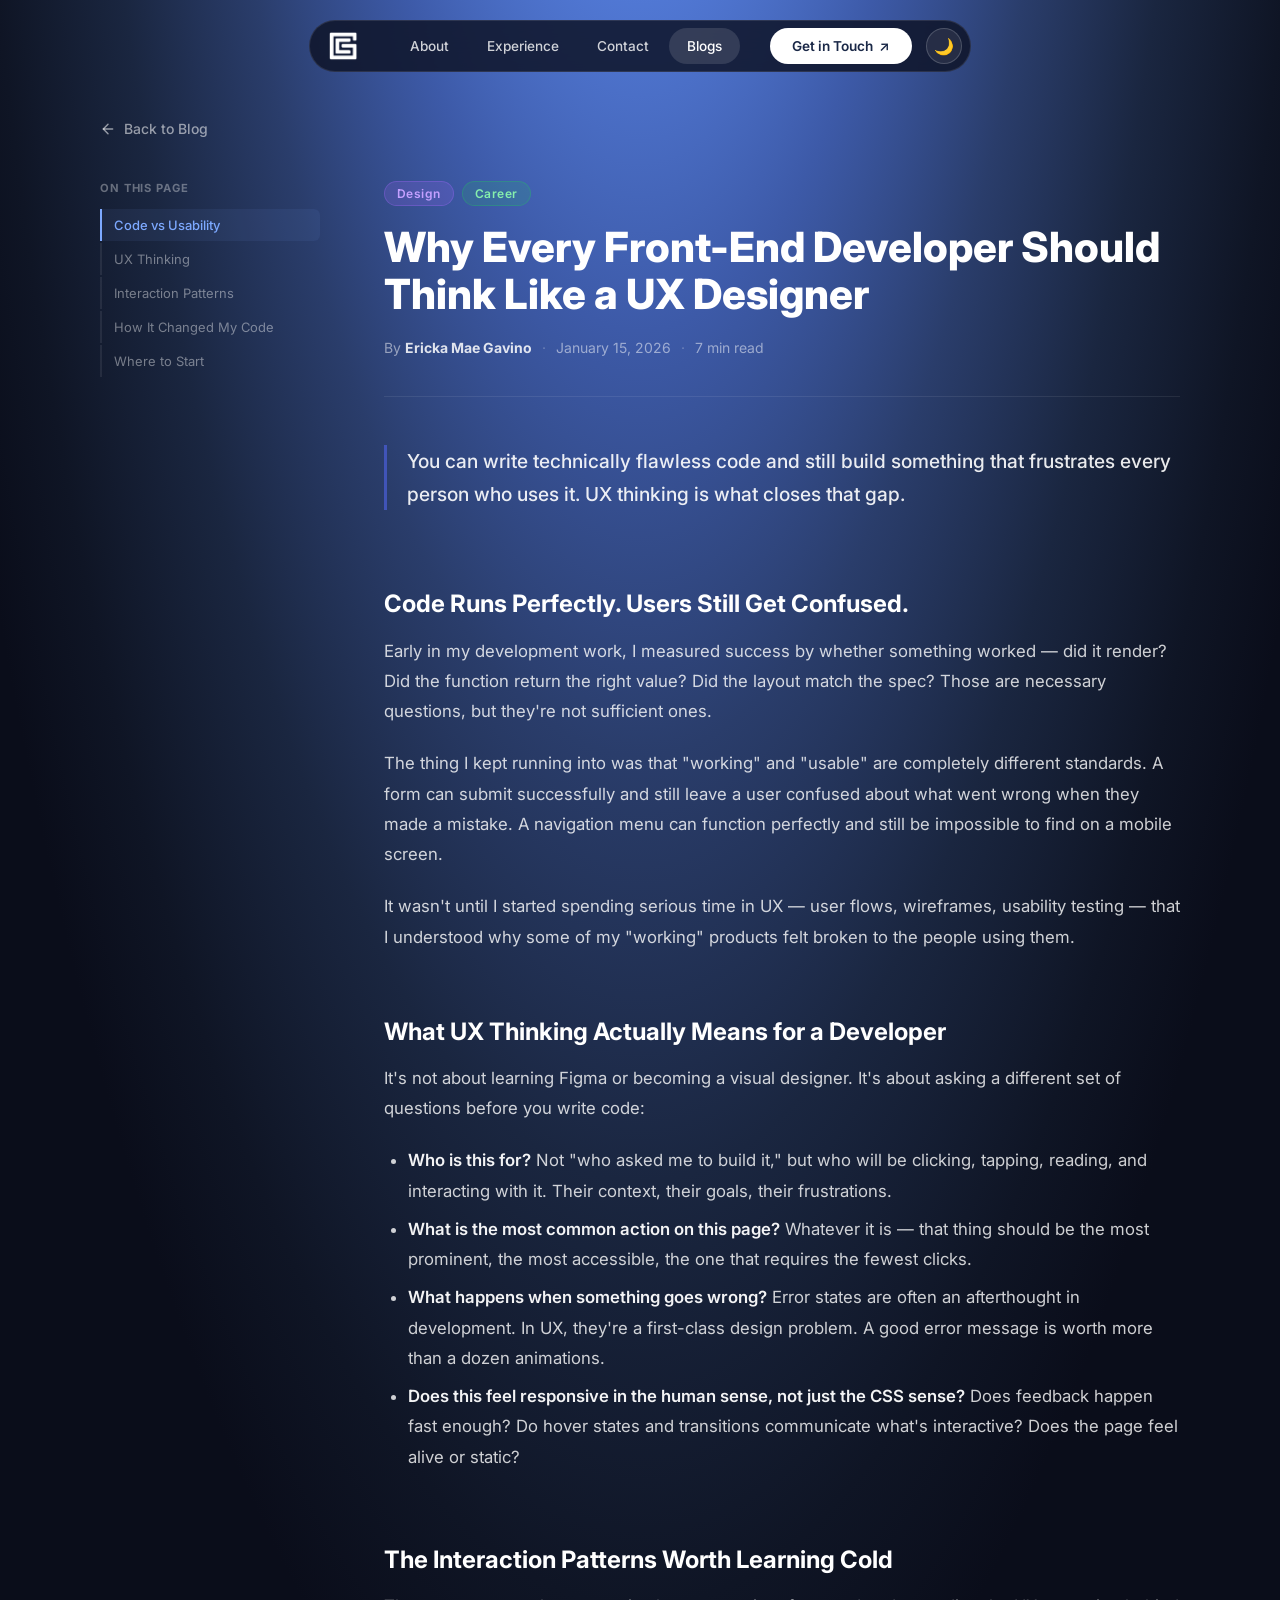
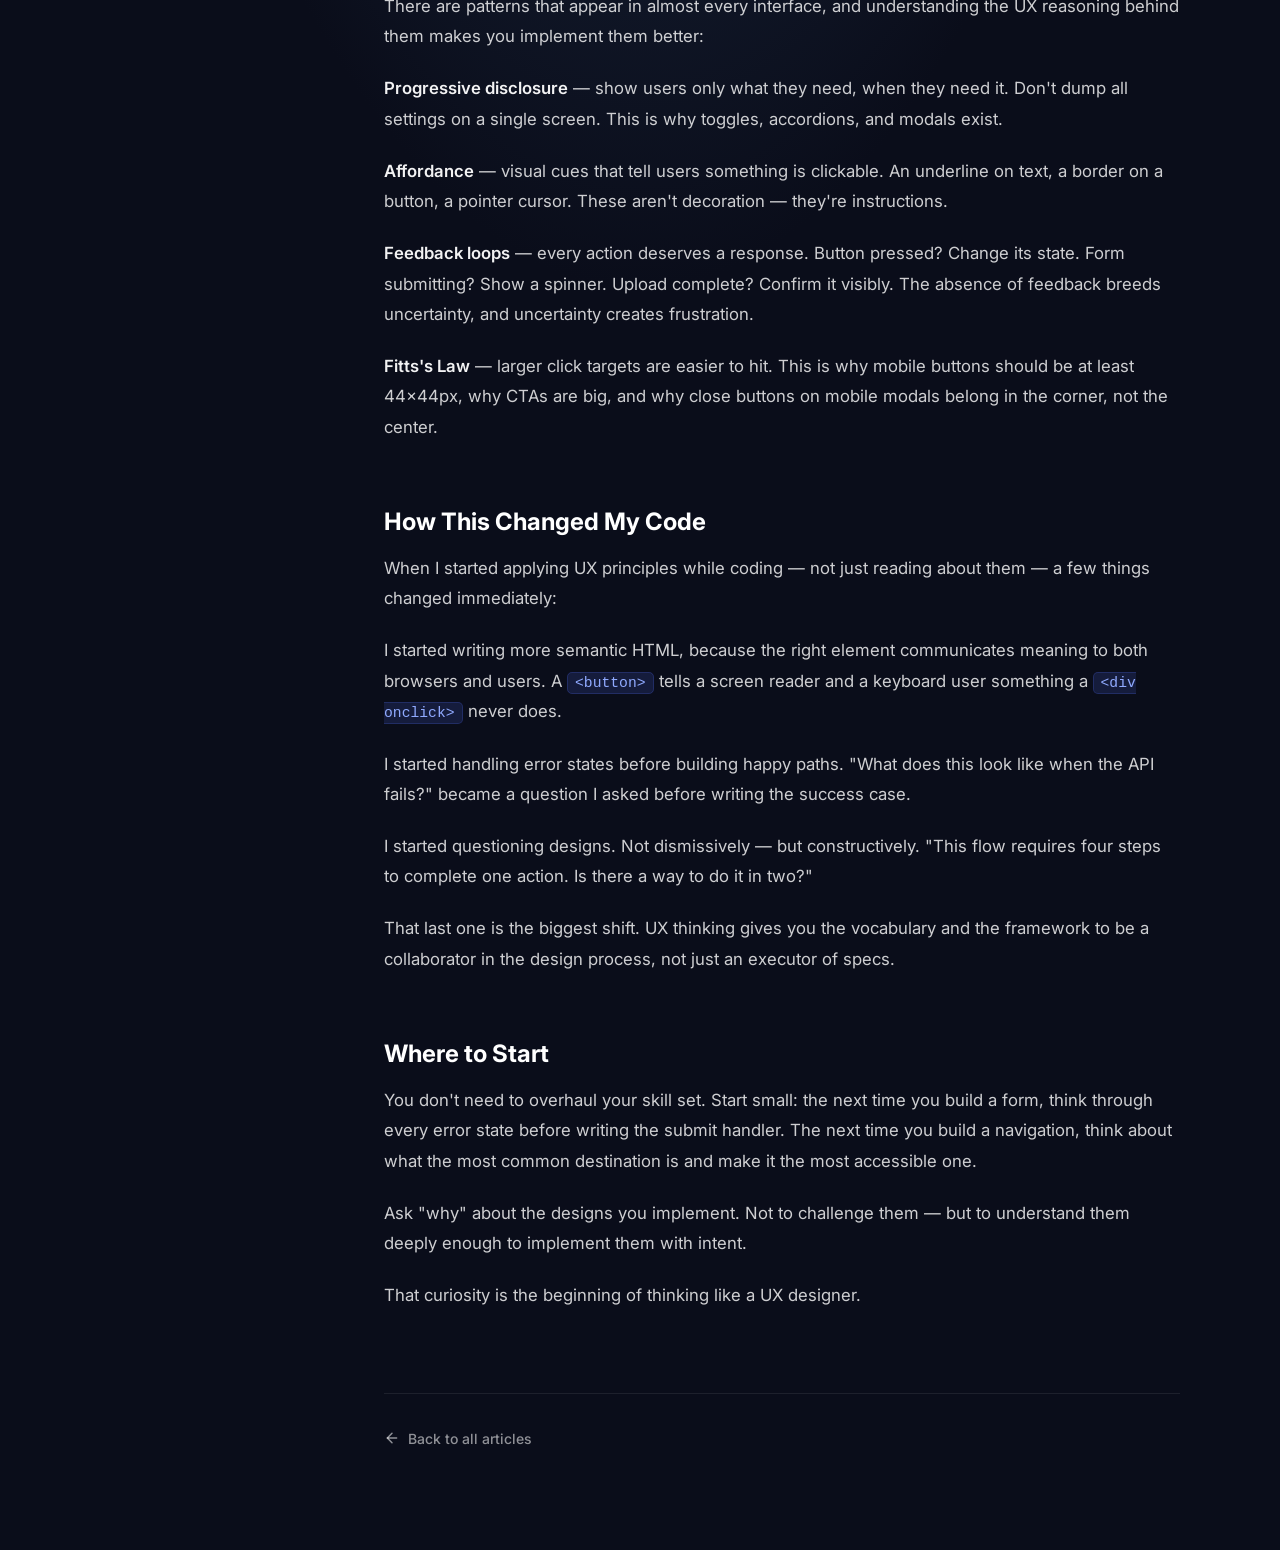
<file: blog-ux-developer.html>
<!DOCTYPE html>
<html lang="en">
<head>
    <meta charset="UTF-8">
    <meta name="viewport" content="width=device-width, initial-scale=1.0">
    <meta name="description" content="Why understanding UX design principles makes you a better front-end developer — empathy, interaction patterns, and building things that actually work for people.">
    <meta name="author" content="Ericka Gavino">
    <title>Think Like a UX Designer | Ericka Gavino Blog</title>
    <link rel="icon" type="image/png" href="IMG/ERICKA-GAVINO-PERSONAL-LOGO.png">
    <link rel="preconnect" href="https://fonts.googleapis.com">
    <link rel="preconnect" href="https://fonts.gstatic.com" crossorigin>
    <link href="https://fonts.googleapis.com/css2?family=Inter:wght@400;500;600;700;800&display=swap" rel="stylesheet">
    <link rel="stylesheet" href="style.css">
    <script>(function(){if(localStorage.getItem('theme')==='light')document.documentElement.classList.add('light-mode');}());</script>
</head>
<body>
    <a href="#main-content" class="skip-link">Skip to main content</a>
    <header role="banner">
        <nav class="top-nav" aria-label="Main navigation">
            <div class="nav-container">
                <a href="index.html" class="logo" aria-label="Ericka Gavino - go to home page">
                    <img src="IMG/ERICKA-GAVINO-PERSONAL-LOGO.png" alt="Ericka Gavino personal logo" class="logo-image logo-dark" width="500" height="500" decoding="async">
                    <img src="IMG/EG-LOGO-BLUE.png" alt="Ericka Gavino personal logo" class="logo-image logo-light" width="500" height="500" decoding="async">
                </a>
                <ul class="nav-links">
                    <li><a href="about.html">About</a></li>
                    <li><a href="experience.html">Experience</a></li>
                    <li><a href="contact.html">Contact</a></li>
                    <li><a href="blog.html" aria-current="page">Blogs</a></li>
                </ul>
                <button class="nav-toggle" type="button" aria-label="Open navigation menu" aria-expanded="false">
                    <span class="nav-toggle-line"></span>
                    <span class="nav-toggle-line"></span>
                    <span class="nav-toggle-line"></span>
                </button>
                <a href="https://mail.google.com/mail/?view=cm&to=erickaferguson22@gmail.com&su=Hello%20Ericka%20Mae%20Gavino" target="_blank" rel="noopener noreferrer" class="cta-button">Get in Touch</a>
                <button class="theme-toggle" id="themeToggle" aria-label="Toggle light/dark mode">
                    <span class="theme-toggle-icon">🌙</span>
                </button>
            </div>
        </nav>
    </header>

    <main id="main-content">
        <article class="article-section" aria-labelledby="article-title">

            <div class="article-back">
                <a href="blog.html" class="article-back-link">
                    <svg xmlns="http://www.w3.org/2000/svg" viewBox="0 0 24 24" fill="none" stroke="currentColor" stroke-width="2.2" stroke-linecap="round" stroke-linejoin="round" aria-hidden="true"><path d="M19 12H5"/><path d="m12 19-7-7 7-7"/></svg>
                    Back to Blog
                </a>
            </div>

            <div class="article-layout">

                <aside class="toc-sidebar" aria-label="Table of contents">
                    <p class="toc-title">On this page</p>
                    <nav>
                        <ul class="toc-list">
                            <li><a class="toc-link" href="#code-users">Code vs Usability</a></li>
                            <li><a class="toc-link" href="#ux-thinking">UX Thinking</a></li>
                            <li><a class="toc-link" href="#patterns">Interaction Patterns</a></li>
                            <li><a class="toc-link" href="#changed-code">How It Changed My Code</a></li>
                            <li><a class="toc-link" href="#where-start">Where to Start</a></li>
                        </ul>
                    </nav>
                </aside>

                <div class="article-main">

                <header class="article-header">
                <div class="article-cats">
                    <span class="blog-cat design">Design</span>
                    <span class="blog-cat career">Career</span>
                </div>
                <h1 class="article-title" id="article-title">Why Every Front-End Developer Should Think Like a UX Designer</h1>
                <div class="article-byline">
                    <span>By <strong>Ericka Mae Gavino</strong></span>
                    <span class="article-dot" aria-hidden="true">·</span>
                    <time datetime="2026-01-15">January 15, 2026</time>
                    <span class="article-dot" aria-hidden="true">·</span>
                    <span>7 min read</span>
                </div>
            </header>

            <div class="article-body">

                <p class="article-lead">You can write technically flawless code and still build something that frustrates every person who uses it. UX thinking is what closes that gap.</p>

                <h2 id="code-users">Code Runs Perfectly. Users Still Get Confused.</h2>
                <p>Early in my development work, I measured success by whether something worked — did it render? Did the function return the right value? Did the layout match the spec? Those are necessary questions, but they're not sufficient ones.</p>
                <p>The thing I kept running into was that "working" and "usable" are completely different standards. A form can submit successfully and still leave a user confused about what went wrong when they made a mistake. A navigation menu can function perfectly and still be impossible to find on a mobile screen.</p>
                <p>It wasn't until I started spending serious time in UX — user flows, wireframes, usability testing — that I understood why some of my "working" products felt broken to the people using them.</p>

                <h2 id="ux-thinking">What UX Thinking Actually Means for a Developer</h2>
                <p>It's not about learning Figma or becoming a visual designer. It's about asking a different set of questions before you write code:</p>
                <ul>
                    <li><strong>Who is this for?</strong> Not "who asked me to build it," but who will be clicking, tapping, reading, and interacting with it. Their context, their goals, their frustrations.</li>
                    <li><strong>What is the most common action on this page?</strong> Whatever it is — that thing should be the most prominent, the most accessible, the one that requires the fewest clicks.</li>
                    <li><strong>What happens when something goes wrong?</strong> Error states are often an afterthought in development. In UX, they're a first-class design problem. A good error message is worth more than a dozen animations.</li>
                    <li><strong>Does this feel responsive in the human sense, not just the CSS sense?</strong> Does feedback happen fast enough? Do hover states and transitions communicate what's interactive? Does the page feel alive or static?</li>
                </ul>

                <h2 id="patterns">The Interaction Patterns Worth Learning Cold</h2>
                <p>There are patterns that appear in almost every interface, and understanding the UX reasoning behind them makes you implement them better:</p>
                <p><strong>Progressive disclosure</strong> — show users only what they need, when they need it. Don't dump all settings on a single screen. This is why toggles, accordions, and modals exist.</p>
                <p><strong>Affordance</strong> — visual cues that tell users something is clickable. An underline on text, a border on a button, a pointer cursor. These aren't decoration — they're instructions.</p>
                <p><strong>Feedback loops</strong> — every action deserves a response. Button pressed? Change its state. Form submitting? Show a spinner. Upload complete? Confirm it visibly. The absence of feedback breeds uncertainty, and uncertainty creates frustration.</p>
                <p><strong>Fitts's Law</strong> — larger click targets are easier to hit. This is why mobile buttons should be at least 44×44px, why CTAs are big, and why close buttons on mobile modals belong in the corner, not the center.</p>

                <h2 id="changed-code">How This Changed My Code</h2>
                <p>When I started applying UX principles while coding — not just reading about them — a few things changed immediately:</p>
                <p>I started writing more semantic HTML, because the right element communicates meaning to both browsers and users. A <code>&lt;button&gt;</code> tells a screen reader and a keyboard user something a <code>&lt;div onclick&gt;</code> never does.</p>
                <p>I started handling error states before building happy paths. "What does this look like when the API fails?" became a question I asked before writing the success case.</p>
                <p>I started questioning designs. Not dismissively — but constructively. "This flow requires four steps to complete one action. Is there a way to do it in two?"</p>
                <p>That last one is the biggest shift. UX thinking gives you the vocabulary and the framework to be a collaborator in the design process, not just an executor of specs.</p>

                <h2 id="where-start">Where to Start</h2>
                <p>You don't need to overhaul your skill set. Start small: the next time you build a form, think through every error state before writing the submit handler. The next time you build a navigation, think about what the most common destination is and make it the most accessible one.</p>
                <p>Ask "why" about the designs you implement. Not to challenge them — but to understand them deeply enough to implement them with intent.</p>
                <p>That curiosity is the beginning of thinking like a UX designer.</p>

            </div>

            <footer class="article-footer">
                <a href="blog.html" class="article-back-link">
                    <svg xmlns="http://www.w3.org/2000/svg" viewBox="0 0 24 24" fill="none" stroke="currentColor" stroke-width="2.2" stroke-linecap="round" stroke-linejoin="round" aria-hidden="true"><path d="M19 12H5"/><path d="m12 19-7-7 7-7"/></svg>
                    Back to all articles
                </a>
            </footer>

                </div><!-- .article-main -->
            </div><!-- .article-layout -->

        </article>
    </main>

    <script>
        const tocLinks = document.querySelectorAll('.toc-link');
        const headings = Array.from(tocLinks).map(l => document.querySelector(l.getAttribute('href')));
        function updateTOC() {
            const scrollY = window.scrollY + 130;
            let active = 0;
            headings.forEach((h, i) => { if (h && h.offsetTop <= scrollY) active = i; });
            tocLinks.forEach((l, i) => l.classList.toggle('active', i === active));
        }
        window.addEventListener('scroll', updateTOC, { passive: true });
        updateTOC();
        tocLinks.forEach(link => {
            link.addEventListener('click', e => {
                e.preventDefault();
                const target = document.querySelector(link.getAttribute('href'));
                if (target) window.scrollTo({ top: target.offsetTop - 100, behavior: 'smooth' });
            });
        });
    </script>

    <script>
        (function() {
            const btn = document.getElementById('themeToggle');
            const icon = btn.querySelector('.theme-toggle-icon');
            function apply(mode) {
                document.documentElement.classList.toggle('light-mode', mode === 'light');
                icon.textContent = mode === 'light' ? '\u2600\ufe0f' : '\ud83c\udf19';
            }
            apply(localStorage.getItem('theme') || 'dark');
            btn.addEventListener('click', function() {
                const next = document.documentElement.classList.contains('light-mode') ? 'dark' : 'light';
                localStorage.setItem('theme', next);
                apply(next);
            });
        })();
    </script>
    <script src="animations.js" defer></script>
</body>
</html>
</file>
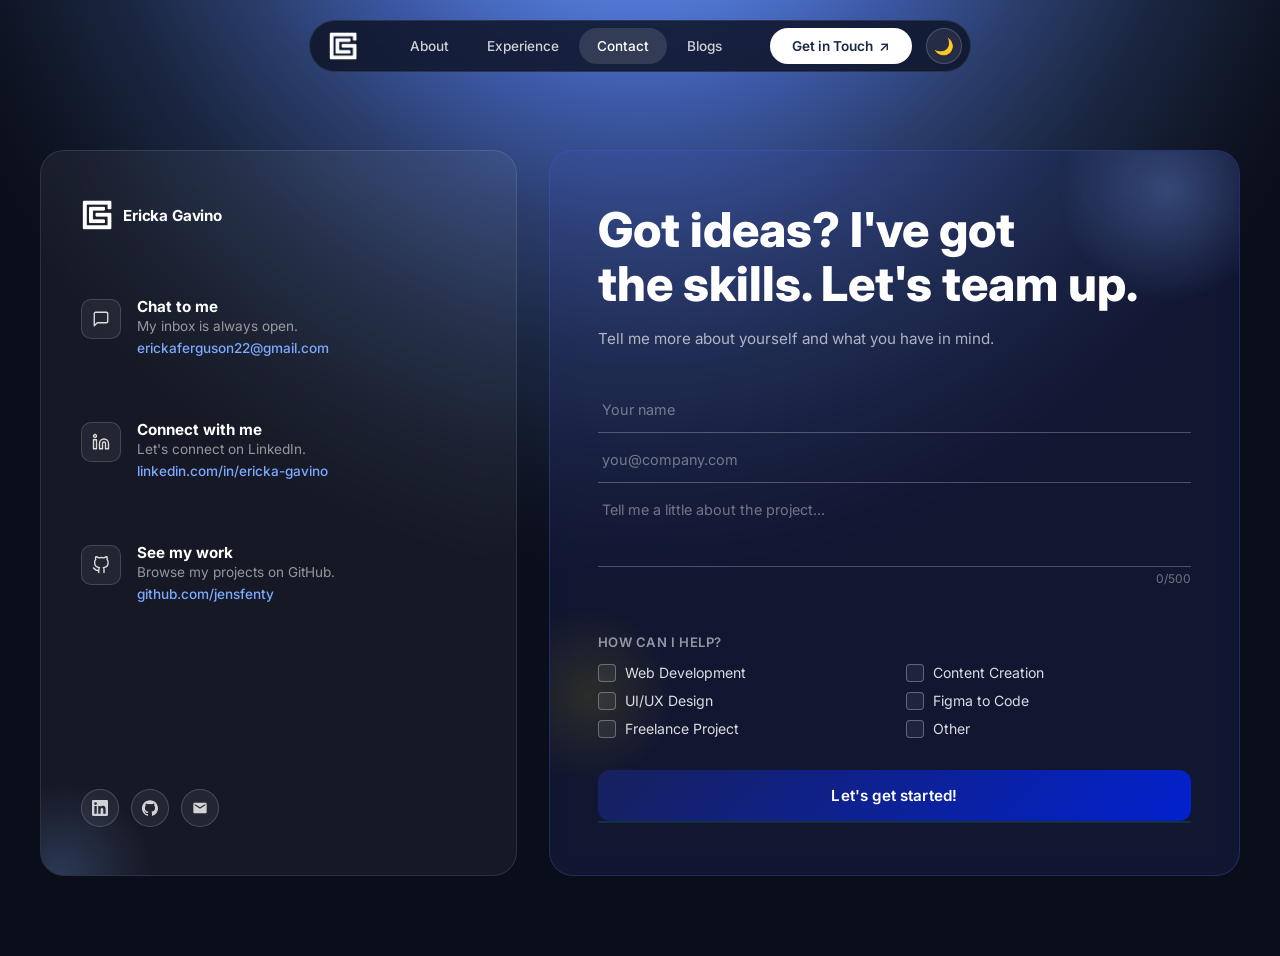
<file: contact.html>
<!DOCTYPE html>
<html lang="en">
<head>
    <meta charset="UTF-8">
    <meta name="viewport" content="width=device-width, initial-scale=1.0">
    <meta name="description" content="Get in touch with Ericka Gavino – aspiring Front-End Developer and UI/UX Designer based in the Philippines.">
    <meta name="author" content="Ericka Gavino">
    <meta name="robots" content="index, follow">
    <meta property="og:title" content="Contact | Ericka Gavino – Front-End Developer &amp; UI/UX Designer">
    <meta property="og:description" content="Reach out to Ericka Gavino via the contact form or social media links.">
    <meta property="og:type" content="website">
    <meta property="og:image" content="IMG/ERICKA-GAVINO-PORTRAIT.png">
    <title>Contact | Ericka Gavino – Front-End Developer &amp; UI/UX Designer</title>
    <link rel="icon" type="image/png" href="IMG/ERICKA-GAVINO-PERSONAL-LOGO.png">
    <link rel="preconnect" href="https://fonts.googleapis.com">
    <link rel="preconnect" href="https://fonts.gstatic.com" crossorigin>
    <link href="https://fonts.googleapis.com/css2?family=Inter:wght@400;500;600;700;800&display=swap" rel="stylesheet">
    <link rel="stylesheet" href="style.css">
    <script>(function(){if(localStorage.getItem('theme')==='light')document.documentElement.classList.add('light-mode');}());</script>
</head>
<body>
    <a href="#main-content" class="skip-link">Skip to main content</a>

    <!-- Top Navigation -->
    <header role="banner">
        <nav class="top-nav" aria-label="Main navigation">
            <div class="nav-container">
                <a href="index.html" class="logo" aria-label="Ericka Gavino - go to home page">
                    <img src="IMG/ERICKA-GAVINO-PERSONAL-LOGO.png" alt="Ericka Gavino personal logo" class="logo-image logo-dark" width="500" height="500" decoding="async">
                    <img src="IMG/EG-LOGO-BLUE.png" alt="Ericka Gavino personal logo" class="logo-image logo-light" width="500" height="500" decoding="async">
                </a>
                <ul class="nav-links">
                    <li><a href="about.html">About</a></li>
                    <li><a href="experience.html">Experience</a></li>
                    <li><a href="contact.html" aria-current="page">Contact</a></li>
                    <li><a href="blog.html">Blogs</a></li>
                </ul>
                <button class="nav-toggle" type="button" aria-label="Open navigation menu" aria-expanded="false">
                    <span class="nav-toggle-line"></span>
                    <span class="nav-toggle-line"></span>
                    <span class="nav-toggle-line"></span>
                </button>
                <a href="https://mail.google.com/mail/?view=cm&to=erickaferguson22@gmail.com&su=Hello%20Ericka%20Mae%20Gavino" target="_blank" rel="noopener noreferrer" class="cta-button">Get in Touch</a>
                <button class="theme-toggle" id="themeToggle" aria-label="Toggle light/dark mode">
                    <span class="theme-toggle-icon">🌙</span>
                </button>
            </div>
        </nav>
    </header>

    <main id="main-content">
        <section class="contact-section" aria-labelledby="contact-heading">

            <!-- Left: Info Panel -->
            <div class="contact-left">
                <div class="contact-left-brand">
                    <img src="IMG/ERICKA-GAVINO-PERSONAL-LOGO.png" alt="Ericka Gavino personal logo" class="contact-brand-logo" width="500" height="500" decoding="async">
                    <span class="contact-brand-name">Ericka Gavino</span>
                </div>

                <div class="contact-info-list">
                    <!-- Chat -->
                    <div class="contact-info-item">
                        <span class="contact-info-icon" aria-hidden="true">
                            <svg xmlns="http://www.w3.org/2000/svg" viewBox="0 0 24 24" fill="none" stroke="currentColor" stroke-width="1.8" stroke-linecap="round" stroke-linejoin="round">
                                <path d="M21 15a2 2 0 0 1-2 2H7l-4 4V5a2 2 0 0 1 2-2h14a2 2 0 0 1 2 2z"/>
                            </svg>
                        </span>
                        <div class="contact-info-text">
                            <p class="contact-info-label">Chat to me</p>
                            <p class="contact-info-sub">My inbox is always open.</p>
                            <a href="https://mail.google.com/mail/?view=cm&to=erickaferguson22@gmail.com&su=Hello%20Ericka%20Mae%20Gavino" target="_blank" rel="noopener noreferrer" class="contact-info-link">erickaferguson22@gmail.com</a>
                        </div>
                    </div>

                    <!-- LinkedIn -->
                    <div class="contact-info-item">
                        <span class="contact-info-icon" aria-hidden="true">
                            <svg xmlns="http://www.w3.org/2000/svg" viewBox="0 0 24 24" fill="none" stroke="currentColor" stroke-width="1.8" stroke-linecap="round" stroke-linejoin="round">
                                <path d="M16 8a6 6 0 0 1 6 6v7h-4v-7a2 2 0 0 0-2-2 2 2 0 0 0-2 2v7h-4v-7a6 6 0 0 1 6-6z"/>
                                <rect x="2" y="9" width="4" height="12"/>
                                <circle cx="4" cy="4" r="2"/>
                            </svg>
                        </span>
                        <div class="contact-info-text">
                            <p class="contact-info-label">Connect with me</p>
                            <p class="contact-info-sub">Let's connect on LinkedIn.</p>
                            <a href="https://www.linkedin.com/in/ericka-gavino-813b1a25b" target="_blank" rel="noopener noreferrer" class="contact-info-link">linkedin.com/in/ericka-gavino</a>
                        </div>
                    </div>

                    <!-- GitHub -->
                    <div class="contact-info-item">
                        <span class="contact-info-icon" aria-hidden="true">
                            <svg xmlns="http://www.w3.org/2000/svg" viewBox="0 0 24 24" fill="none" stroke="currentColor" stroke-width="1.8" stroke-linecap="round" stroke-linejoin="round">
                                <path d="M9 19c-5 1.5-5-2.5-7-3m14 6v-3.87a3.37 3.37 0 0 0-.94-2.61c3.14-.35 6.44-1.54 6.44-7A5.44 5.44 0 0 0 20 4.77 5.07 5.07 0 0 0 19.91 1S18.73.65 16 2.48a13.38 13.38 0 0 0-7 0C6.27.65 5.09 1 5.09 1A5.07 5.07 0 0 0 5 4.77a5.44 5.44 0 0 0-1.5 3.78c0 5.42 3.3 6.61 6.44 7A3.37 3.37 0 0 0 9 18.13V22"/>
                            </svg>
                        </span>
                        <div class="contact-info-text">
                            <p class="contact-info-label">See my work</p>
                            <p class="contact-info-sub">Browse my projects on GitHub.</p>
                            <a href="https://github.com/jensfenty" target="_blank" rel="noopener noreferrer" class="contact-info-link">github.com/jensfenty</a>
                        </div>
                    </div>
                </div>

                <!-- Bottom social icons -->
                <div class="contact-social-row" aria-label="Social media links">
                    <a href="https://www.linkedin.com/in/ericka-gavino-813b1a25b" target="_blank" rel="noopener noreferrer" class="contact-social-icon" aria-label="LinkedIn">
                        <svg xmlns="http://www.w3.org/2000/svg" viewBox="0 0 24 24" fill="currentColor" aria-hidden="true"><path d="M20.447 20.452h-3.554v-5.569c0-1.328-.027-3.037-1.852-3.037-1.853 0-2.136 1.445-2.136 2.939v5.667H9.351V9h3.414v1.561h.046c.477-.9 1.637-1.85 3.37-1.85 3.601 0 4.267 2.37 4.267 5.455v6.286zM5.337 7.433a2.062 2.062 0 0 1-2.063-2.065 2.064 2.064 0 1 1 2.063 2.065zm1.782 13.019H3.555V9h3.564v11.452zM22.225 0H1.771C.792 0 0 .774 0 1.729v20.542C0 23.227.792 24 1.771 24h20.451C23.2 24 24 23.227 24 22.271V1.729C24 .774 23.2 0 22.222 0h.003z"/></svg>
                    </a>
                    <a href="https://github.com/jensfenty" target="_blank" rel="noopener noreferrer" class="contact-social-icon" aria-label="GitHub">
                        <svg xmlns="http://www.w3.org/2000/svg" viewBox="0 0 24 24" fill="currentColor" aria-hidden="true"><path d="M12 .297c-6.63 0-12 5.373-12 12 0 5.303 3.438 9.8 8.205 11.385.6.113.82-.258.82-.577 0-.285-.01-1.04-.015-2.04-3.338.724-4.042-1.61-4.042-1.61C4.422 18.07 3.633 17.7 3.633 17.7c-1.087-.744.084-.729.084-.729 1.205.084 1.838 1.236 1.838 1.236 1.07 1.835 2.809 1.305 3.495.998.108-.776.417-1.305.76-1.605-2.665-.3-5.466-1.332-5.466-5.93 0-1.31.465-2.38 1.235-3.22-.135-.303-.54-1.523.105-3.176 0 0 1.005-.322 3.3 1.23.96-.267 1.98-.399 3-.405 1.02.006 2.04.138 3 .405 2.28-1.552 3.285-1.23 3.285-1.23.645 1.653.24 2.873.12 3.176.765.84 1.23 1.91 1.23 3.22 0 4.61-2.805 5.625-5.475 5.92.42.36.81 1.096.81 2.22 0 1.606-.015 2.896-.015 3.286 0 .315.21.69.825.57C20.565 22.092 24 17.592 24 12.297c0-6.627-5.373-12-12-12"/></svg>
                    </a>
                    <a href="https://mail.google.com/mail/?view=cm&to=erickaferguson22@gmail.com&su=Hello%20Ericka%20Mae%20Gavino" target="_blank" rel="noopener noreferrer" class="contact-social-icon" aria-label="Email">
                        <svg xmlns="http://www.w3.org/2000/svg" viewBox="0 0 24 24" fill="currentColor" aria-hidden="true"><path d="M20 4H4c-1.1 0-2 .9-2 2v12c0 1.1.9 2 2 2h16c1.1 0 2-.9 2-2V6c0-1.1-.9-2-2-2zm0 4-8 5-8-5V6l8 5 8-5v2z"/></svg>
                    </a>
                </div>
            </div>

            <!-- Right: Form Panel (lime green) -->
            <div class="contact-right">
                <div class="contact-orb contact-orb-one" aria-hidden="true"></div>
                <div class="contact-orb contact-orb-two" aria-hidden="true"></div>
                <h1 class="contact-heading" id="contact-heading">Got ideas? I've got<br>the skills. Let's team up.</h1>
                <p class="contact-subtext">Tell me more about yourself and what you have in mind.</p>

                <form class="contact-form" id="contactForm" novalidate aria-label="Contact form">

                    <div class="form-group">
                        <input
                            type="text"
                            id="fullName"
                            name="fullName"
                            placeholder="Your name"
                            required
                            autocomplete="name"
                            aria-required="true"
                            aria-label="Your name"
                        >
                    </div>

                    <div class="form-group">
                        <input
                            type="email"
                            id="email"
                            name="email"
                            placeholder="you@company.com"
                            required
                            autocomplete="email"
                            aria-required="true"
                            aria-label="Your email address"
                        >
                    </div>

                    <div class="form-group">
                        <textarea
                            id="message"
                            name="message"
                            placeholder="Tell me a little about the project..."
                            required
                            maxlength="500"
                            rows="3"
                            aria-required="true"
                            aria-describedby="charCount"
                        ></textarea>
                        <span class="char-hint" aria-live="polite" id="charCount">0/500</span>
                    </div>

                    <fieldset class="help-fieldset">
                        <legend class="help-legend">How can I help?</legend>
                        <div class="help-checkboxes">
                            <label class="help-check"><input type="checkbox" name="help" value="webdev"> <span>Web Development</span></label>
                            <label class="help-check"><input type="checkbox" name="help" value="content"> <span>Content Creation</span></label>
                            <label class="help-check"><input type="checkbox" name="help" value="uiux"> <span>UI/UX Design</span></label>
                            <label class="help-check"><input type="checkbox" name="help" value="figma"> <span>Figma to Code</span></label>
                            <label class="help-check"><input type="checkbox" name="help" value="freelance"> <span>Freelance Project</span></label>
                            <label class="help-check"><input type="checkbox" name="help" value="other"> <span>Other</span></label>
                        </div>
                    </fieldset>

                    <button type="submit" class="submit-btn">Let's get started!</button>

                    <p class="form-success" id="formSuccess" role="alert" aria-live="assertive">
                        &#10003; Message sent successfully! I'll get back to you soon.
                    </p>
                </form>
            </div>

        </section>
    </main>

    <script>
        // Character counter
        const textarea = document.getElementById('message');
        const charCount = document.getElementById('charCount');
        textarea.addEventListener('input', () => {
            charCount.textContent = `${textarea.value.length}/500`;
        });

        // Form submission (client-side demo — wire up a backend/service as needed)
        const form = document.getElementById('contactForm');
        const successMsg = document.getElementById('formSuccess');
        form.addEventListener('submit', (e) => {
            e.preventDefault();
            if (!form.checkValidity()) {
                form.reportValidity();
                return;
            }
            successMsg.classList.add('visible');
            form.reset();
            charCount.textContent = '0/500';
            setTimeout(() => successMsg.classList.remove('visible'), 5000);
        });

        // Add a focused state to form rows for subtle interaction feedback
        document.querySelectorAll('.form-group').forEach((group) => {
            const field = group.querySelector('input, textarea');
            if (!field) return;

            field.addEventListener('focus', () => group.classList.add('is-focused'));
            field.addEventListener('blur', () => group.classList.remove('is-focused'));
        });
    </script>

    <script>
        (function() {
            const btn = document.getElementById('themeToggle');
            const icon = btn.querySelector('.theme-toggle-icon');
            function apply(mode) {
                document.documentElement.classList.toggle('light-mode', mode === 'light');
                icon.textContent = mode === 'light' ? '\u2600\ufe0f' : '\ud83c\udf19';
            }
            apply(localStorage.getItem('theme') || 'dark');
            btn.addEventListener('click', function() {
                const next = document.documentElement.classList.contains('light-mode') ? 'dark' : 'light';
                localStorage.setItem('theme', next);
                apply(next);
            });
        })();
    </script>
    <script src="animations.js" defer></script>
</body>
</html>
</file>
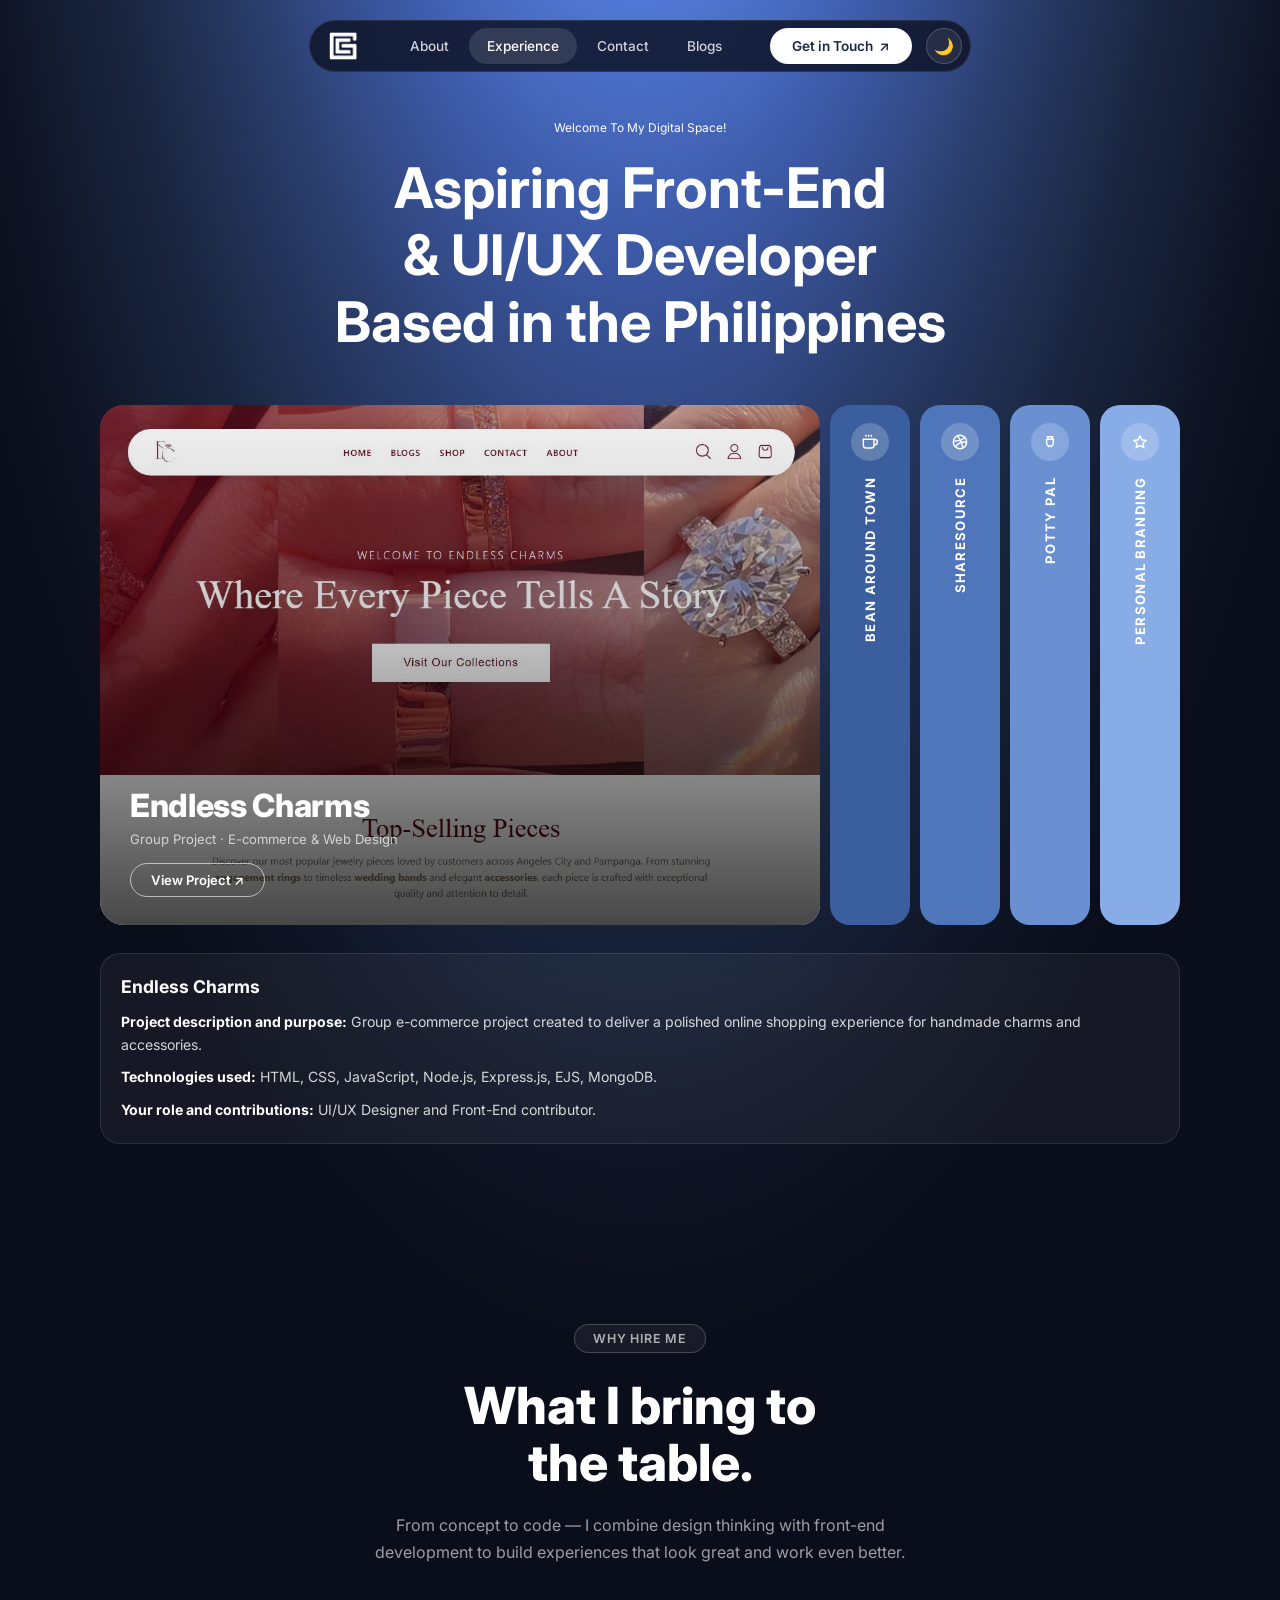
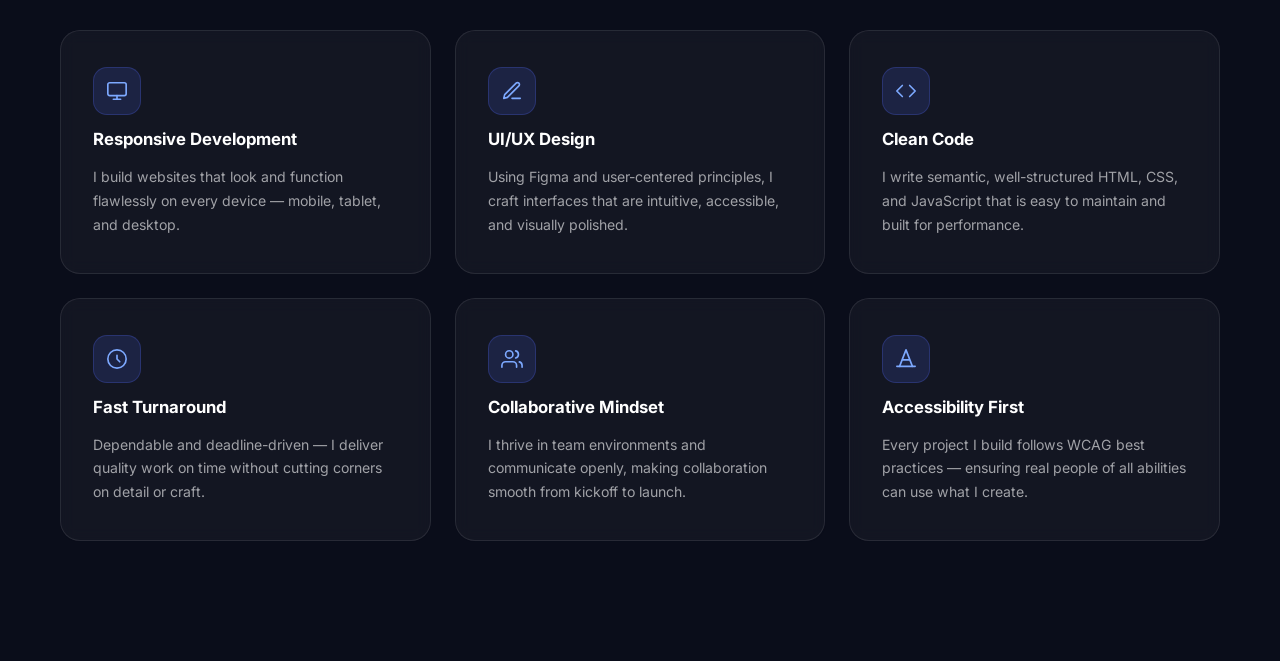
<file: experience.html>
<!DOCTYPE html>
<html lang="en">
<head>
    <meta charset="UTF-8">
    <meta name="viewport" content="width=device-width, initial-scale=1.0">
    <meta name="description" content="Ericka Gavino is an aspiring Front-End Developer and UI/UX Designer based in the Philippines, creating responsive websites and user-centered digital experiences.">
    <meta name="author" content="Ericka Gavino">
    <meta name="robots" content="index, follow">
    <meta property="og:title" content="Ericka Gavino | Front-End & UI/UX Developer">
    <meta property="og:description" content="Portfolio of Ericka Gavino – aspiring Front-End Developer and UI/UX Designer based in the Philippines.">
    <meta property="og:type" content="website">
    <meta property="og:image" content="IMG/ERICKA-GAVINO-PORTRAIT.png">
    <title>Ericka Gavino | Front-End &amp; UI/UX Developer</title>
    <link rel="icon" type="image/png" href="IMG/ERICKA-GAVINO-PERSONAL-LOGO.png">
    <link rel="preconnect" href="https://fonts.googleapis.com">
    <link rel="preconnect" href="https://fonts.gstatic.com" crossorigin>
    <link href="https://fonts.googleapis.com/css2?family=Inter:wght@400;500;600;700;800&display=swap" rel="stylesheet">
    <link rel="stylesheet" href="style.css">
    <script>(function(){if(localStorage.getItem('theme')==='light')document.documentElement.classList.add('light-mode');}());</script>
</head>
<body>
    <a href="#main-content" class="skip-link">Skip to main content</a>

    <!-- Top Navigation -->
    <header role="banner">
        <nav class="top-nav" aria-label="Main navigation">
            <div class="nav-container">
                <a href="index.html" class="logo" aria-label="Ericka Gavino - go to home page">
                    <img src="IMG/ERICKA-GAVINO-PERSONAL-LOGO.png" alt="Ericka Gavino personal logo" class="logo-image logo-dark" width="500" height="500" decoding="async">
                    <img src="IMG/EG-LOGO-BLUE.png" alt="Ericka Gavino personal logo" class="logo-image logo-light" width="500" height="500" decoding="async">
                </a>
                <ul class="nav-links">
                    <li><a href="about.html">About</a></li>
                    <li><a href="experience.html" aria-current="page">Experience</a></li>
                    <li><a href="contact.html">Contact</a></li>
                    <li><a href="blog.html">Blogs</a></li>
                </ul>
                <button class="nav-toggle" type="button" aria-label="Open navigation menu" aria-expanded="false">
                    <span class="nav-toggle-line"></span>
                    <span class="nav-toggle-line"></span>
                    <span class="nav-toggle-line"></span>
                </button>
                <a href="https://mail.google.com/mail/?view=cm&to=erickaferguson22@gmail.com&su=Hello%20Ericka%20Mae%20Gavino" target="_blank" rel="noopener noreferrer" class="cta-button">Get in Touch</a>
                <button class="theme-toggle" id="themeToggle" aria-label="Toggle light/dark mode">
                    <span class="theme-toggle-icon">🌙</span>
                </button>
            </div>
        </nav>
    </header>

    <main id="main-content">
    <!-- Hero Section -->
    <section class="hero" aria-labelledby="hero-heading">
        <p class="hero-subtitle">Welcome To My Digital Space!</p>
        <div class="hero-title-wrapper">
            <h1 class="hero-title description-default" id="hero-heading">Aspiring Front-End <br>&amp; UI/UX Developer<br>Based in the Philippines</h1>
            <h1 class="hero-title description-hover" aria-hidden="true">I design the experience as a UI/UX designer, then build it right as a web developer.</h1>
        </div>
    </section>

    <!-- Featured Projects Section -->
    <section class="projects" id="projects" aria-label="Featured Projects">
        <div class="accordion-carousel">

            <div class="acc-card active" data-project="endless-charms" style="--acc-color: #2a447c;">
                <div class="acc-collapsed">
                    <span class="acc-icon">
                        <svg width="16" height="16" viewBox="0 0 24 24" fill="none" stroke="currentColor" stroke-width="2.2"><path d="M10 13a5 5 0 0 0 7.54.54l3-3a5 5 0 0 0-7.07-7.07l-1.72 1.71"/><path d="M14 11a5 5 0 0 0-7.54-.54l-3 3a5 5 0 0 0 7.07 7.07l1.71-1.71"/></svg>
                    </span>
                    <span class="acc-label">Endless Charms</span>
                </div>
                <div class="acc-expanded">
                    <img src="IMG/ENDLESS-CHARMS-RPOJECT.jpg" alt="Endless Charms project preview" class="acc-img" width="1742" height="826" loading="lazy" decoding="async">
                    <div class="acc-overlay"></div>
                    <div class="acc-content">
                        <h3 class="acc-title">Endless Charms</h3>
                        <p class="acc-meta">Group Project &middot; E-commerce &amp; Web Design</p>
                        <a href="https://endlesscharms.store/" target="_blank" rel="noopener noreferrer" class="acc-btn">View Project &#8599;</a>
                    </div>
                </div>
            </div>

            <div class="acc-card" data-project="bean-around-town" style="--acc-color: #3b5f9e;">
                <div class="acc-collapsed">
                    <span class="acc-icon">
                        <svg width="16" height="16" viewBox="0 0 24 24" fill="none" stroke="currentColor" stroke-width="2.2"><path d="M18 8h1a4 4 0 0 1 0 8h-1"/><path d="M2 8h16v9a4 4 0 0 1-4 4H6a4 4 0 0 1-4-4V8z"/><line x1="6" y1="1" x2="6" y2="4"/><line x1="10" y1="1" x2="10" y2="4"/><line x1="14" y1="1" x2="14" y2="4"/></svg>
                    </span>
                    <span class="acc-label">Bean Around Town</span>
                </div>
                <div class="acc-expanded">
                    <img src="IMG/BEAN-AROUND-TOWN-PROJECT.jpg" alt="Bean Around Town project preview" class="acc-img" width="660" height="486" loading="lazy" decoding="async">
                    <div class="acc-overlay"></div>
                    <div class="acc-content">
                        <h3 class="acc-title">Bean Around Town</h3>
                        <p class="acc-meta">Own Project &middot; Web App &amp; GitHub</p>
                        <a href="https://github.com/jensfenty/BeanAroundTown.git" target="_blank" rel="noopener noreferrer" class="acc-btn">View Project &#8599;</a>
                    </div>
                </div>
            </div>

            <div class="acc-card" data-project="sharesource" style="--acc-color: #4f76ba;">
                <div class="acc-collapsed">
                    <span class="acc-icon">
                        <svg width="16" height="16" viewBox="0 0 24 24" fill="none" stroke="currentColor" stroke-width="2.2"><circle cx="12" cy="12" r="10"/><path d="M8.56 2.75c4.37 6.03 6.02 9.42 8.03 17.72m2.54-15.38c-3.72 4.35-8.94 5.66-16.88 5.85m19.5 1.9c-3.5-.93-6.63-.82-8.94 0-2.58.92-5.01 2.86-7.44 6.32"/></svg>
                    </span>
                    <span class="acc-label">ShareSource</span>
                </div>
                <div class="acc-expanded">
                    <img src="IMG/FRAME-RATE-PROJECT.jpg" alt="ShareSource project preview" class="acc-img" width="1013" height="563" loading="lazy" decoding="async">
                    <div class="acc-overlay"></div>
                    <div class="acc-content">
                        <h3 class="acc-title">ShareSource</h3>
                        <p class="acc-meta">Group Project &middot; UI &amp; UX Design</p>
                        <a href="https://www.figma.com/design/vehoWFoKDB3tPevvnIhdVO/SHARESOURCE?node-id=1-3&t=NT59QPmaQrL3Ks0V-1" target="_blank" rel="noopener noreferrer" class="acc-btn">View Project &#8599;</a>
                    </div>
                </div>
            </div>

            <div class="acc-card" data-project="potty-pal" style="--acc-color: #6a90d2;">
                <div class="acc-collapsed">
                    <span class="acc-icon">
                        <svg width="16" height="16" viewBox="0 0 24 24" fill="none" stroke="currentColor" stroke-width="2.2"><path d="M7 4h10"/><path d="M9 4v4"/><path d="M15 4v4"/><path d="M7 8h10v5a5 5 0 0 1-5 5 5 5 0 0 1-5-5V8Z"/><path d="M10 18v2"/><path d="M14 18v2"/></svg>
                    </span>
                    <span class="acc-label">Potty Pal</span>
                </div>
                <div class="acc-expanded">
                    <img src="IMG/POTTYPAL-GROUP-PROJECT.jpg" alt="Potty Pal project preview" class="acc-img" width="601" height="435" loading="lazy" decoding="async">
                    <div class="acc-overlay"></div>
                    <div class="acc-content">
                        <h3 class="acc-title">Potty Pal</h3>
                        <p class="acc-meta">Group Project &middot; UI &amp; UX Design</p>
                        <a href="https://www.figma.com/design/ajs1OajF69EyC9xcSJEMFu/POTTYPAL?node-id=0-1&t=j15B3SdiTCYmLVDE-1" target="_blank" rel="noopener noreferrer" class="acc-btn">View Project &#8599;</a>
                    </div>
                </div>
            </div>

            <div class="acc-card" data-project="personal-branding" style="--acc-color: #88ace6;">
                <div class="acc-collapsed">
                    <span class="acc-icon">
                        <svg width="16" height="16" viewBox="0 0 24 24" fill="none" stroke="currentColor" stroke-width="2.2"><path d="M12 3l2.8 5.68L21 9.6l-4.5 4.39 1.06 6.21L12 17.27 6.44 20.2 7.5 13.99 3 9.6l6.2-.92L12 3Z"/></svg>
                    </span>
                    <span class="acc-label">Personal Branding</span>
                </div>
                <div class="acc-expanded">
                    <img src="IMG/PERSONAL-BRANDING-PROJECT.png" alt="Personal Branding project preview" class="acc-img" width="1920" height="1080" loading="lazy" decoding="async">
                    <div class="acc-overlay"></div>
                    <div class="acc-content">
                        <h3 class="acc-title">Personal Branding</h3>
                        <p class="acc-meta">Personal Project &middot; UI &amp; UX Design</p>
                        <a href="https://www.figma.com/design/VXLEvN9grHrpS3C0ccl7Nu/PERSONAL-BRANDING?node-id=0-1&t=meJS6DaTK3VRNiRW-1" target="_blank" rel="noopener noreferrer" class="acc-btn">View Project &#8599;</a>
                    </div>
                </div>
            </div>

        </div>

        <div class="project-notes-grid" aria-label="Project details">
            <article class="project-note active" data-project="endless-charms">
                <h3 class="project-note-title">Endless Charms</h3>
                <p><strong>Project description and purpose:</strong> Group e-commerce project created to deliver a polished online shopping experience for handmade charms and accessories.</p>
                <p><strong>Technologies used:</strong> HTML, CSS, JavaScript, Node.js, Express.js, EJS, MongoDB.</p>
                <p><strong>Your role and contributions:</strong> UI/UX Designer and Front-End contributor.</p>
            </article>

            <article class="project-note" data-project="bean-around-town">
                <h3 class="project-note-title">Bean Around Town</h3>
                <p><strong>Project description and purpose:</strong> Personal project built to showcase a coffee-focused web experience from concept to implementation.</p>
                <p><strong>Technologies used:</strong> CSS and JavaScript.</p>
                <p><strong>Your role and contributions:</strong> Full-stack creator responsible for the whole project from design to development.</p>
            </article>

            <article class="project-note" data-project="sharesource">
                <h3 class="project-note-title">ShareSource</h3>
                <p><strong>Project description and purpose:</strong> Group design project focused on building a collaborative and user-friendly concept in Figma.</p>
                <p><strong>Technologies used:</strong> Figma.</p>
                <p><strong>Your role and contributions:</strong> UI/UX Designer contributing to the interface and overall user experience direction.</p>
            </article>

            <article class="project-note" data-project="potty-pal">
                <h3 class="project-note-title">Potty Pal</h3>
                <p><strong>Project description and purpose:</strong> Group project focused on creating a user-friendly potty training app concept with clear and supportive user flows.</p>
                <p><strong>Technologies used:</strong> Figma.</p>
                <p><strong>Your role and contributions:</strong> UI/UX Designer for the group project.</p>
            </article>

            <article class="project-note" data-project="personal-branding">
                <h3 class="project-note-title">Personal Branding</h3>
                <p><strong>Project description and purpose:</strong> Personal branding project focused on exploring how my own brand identity would look and feel across a polished visual system.</p>
                <p><strong>Technologies used:</strong> Figma.</p>
                <p><strong>Your role and contributions:</strong> UI/UX Designer for the full personal branding concept.</p>
            </article>
        </div>
    </section>

    <!-- Why Hire Me Section -->
    <section class="why-section" aria-labelledby="why-heading">
        <div class="why-header">
            <span class="why-badge">Why Hire Me</span>
            <h2 class="why-title" id="why-heading">What I bring to<br>the table.</h2>
            <p class="why-sub">From concept to code — I combine design thinking with front-end development to build experiences that look great and work even better.</p>
        </div>

        <div class="why-grid">

            <div class="why-card">
                <span class="why-card-icon" aria-hidden="true">
                    <svg xmlns="http://www.w3.org/2000/svg" viewBox="0 0 24 24" fill="none" stroke="currentColor" stroke-width="1.8" stroke-linecap="round" stroke-linejoin="round"><rect x="2" y="3" width="20" height="14" rx="2"/><path d="M8 21h8M12 17v4"/></svg>
                </span>
                <h3 class="why-card-title">Responsive Development</h3>
                <p class="why-card-text">I build websites that look and function flawlessly on every device — mobile, tablet, and desktop.</p>
            </div>

            <div class="why-card">
                <span class="why-card-icon" aria-hidden="true">
                    <svg xmlns="http://www.w3.org/2000/svg" viewBox="0 0 24 24" fill="none" stroke="currentColor" stroke-width="1.8" stroke-linecap="round" stroke-linejoin="round"><path d="M12 20h9"/><path d="M16.5 3.5a2.121 2.121 0 0 1 3 3L7 19l-4 1 1-4Z"/></svg>
                </span>
                <h3 class="why-card-title">UI/UX Design</h3>
                <p class="why-card-text">Using Figma and user-centered principles, I craft interfaces that are intuitive, accessible, and visually polished.</p>
            </div>

            <div class="why-card">
                <span class="why-card-icon" aria-hidden="true">
                    <svg xmlns="http://www.w3.org/2000/svg" viewBox="0 0 24 24" fill="none" stroke="currentColor" stroke-width="1.8" stroke-linecap="round" stroke-linejoin="round"><polyline points="16 18 22 12 16 6"/><polyline points="8 6 2 12 8 18"/></svg>
                </span>
                <h3 class="why-card-title">Clean Code</h3>
                <p class="why-card-text">I write semantic, well-structured HTML, CSS, and JavaScript that is easy to maintain and built for performance.</p>
            </div>

            <div class="why-card">
                <span class="why-card-icon" aria-hidden="true">
                    <svg xmlns="http://www.w3.org/2000/svg" viewBox="0 0 24 24" fill="none" stroke="currentColor" stroke-width="1.8" stroke-linecap="round" stroke-linejoin="round"><circle cx="12" cy="12" r="10"/><path d="M12 8v4l3 3"/></svg>
                </span>
                <h3 class="why-card-title">Fast Turnaround</h3>
                <p class="why-card-text">Dependable and deadline-driven — I deliver quality work on time without cutting corners on detail or craft.</p>
            </div>

            <div class="why-card">
                <span class="why-card-icon" aria-hidden="true">
                    <svg xmlns="http://www.w3.org/2000/svg" viewBox="0 0 24 24" fill="none" stroke="currentColor" stroke-width="1.8" stroke-linecap="round" stroke-linejoin="round"><path d="M17 21v-2a4 4 0 0 0-4-4H5a4 4 0 0 0-4 4v2"/><circle cx="9" cy="7" r="4"/><path d="M23 21v-2a4 4 0 0 0-3-3.87"/><path d="M16 3.13a4 4 0 0 1 0 7.75"/></svg>
                </span>
                <h3 class="why-card-title">Collaborative Mindset</h3>
                <p class="why-card-text">I thrive in team environments and communicate openly, making collaboration smooth from kickoff to launch.</p>
            </div>

            <div class="why-card">
                <span class="why-card-icon" aria-hidden="true">
                    <svg xmlns="http://www.w3.org/2000/svg" viewBox="0 0 24 24" fill="none" stroke="currentColor" stroke-width="1.8" stroke-linecap="round" stroke-linejoin="round"><path d="M2 20h20"/><path d="m5 20 7-18 7 18"/><path d="M8.5 13h7"/></svg>
                </span>
                <h3 class="why-card-title">Accessibility First</h3>
                <p class="why-card-text">Every project I build follows WCAG best practices — ensuring real people of all abilities can use what I create.</p>
            </div>

        </div>
    </section>
    </main>

    <script>
        const accCards = document.querySelectorAll('.acc-card');
        const projectNotes = document.querySelectorAll('.project-note');

        function syncProject(projectId) {
            projectNotes.forEach(note => {
                note.classList.toggle('active', note.dataset.project === projectId);
            });
        }

        accCards.forEach(card => {
            card.addEventListener('click', function () {
                if (this.classList.contains('active')) return;
                accCards.forEach(c => c.classList.remove('active'));
                this.classList.add('active');
                syncProject(this.dataset.project);
            });
        });
    </script>

    <script>
        (function() {
            const btn = document.getElementById('themeToggle');
            const icon = btn.querySelector('.theme-toggle-icon');
            function apply(mode) {
                document.documentElement.classList.toggle('light-mode', mode === 'light');
                icon.textContent = mode === 'light' ? '\u2600\ufe0f' : '\ud83c\udf19';
            }
            apply(localStorage.getItem('theme') || 'dark');
            btn.addEventListener('click', function() {
                const next = document.documentElement.classList.contains('light-mode') ? 'dark' : 'light';
                localStorage.setItem('theme', next);
                apply(next);
            });
        })();
    </script>
    <script src="animations.js" defer></script>
</body>
</html>
</file>
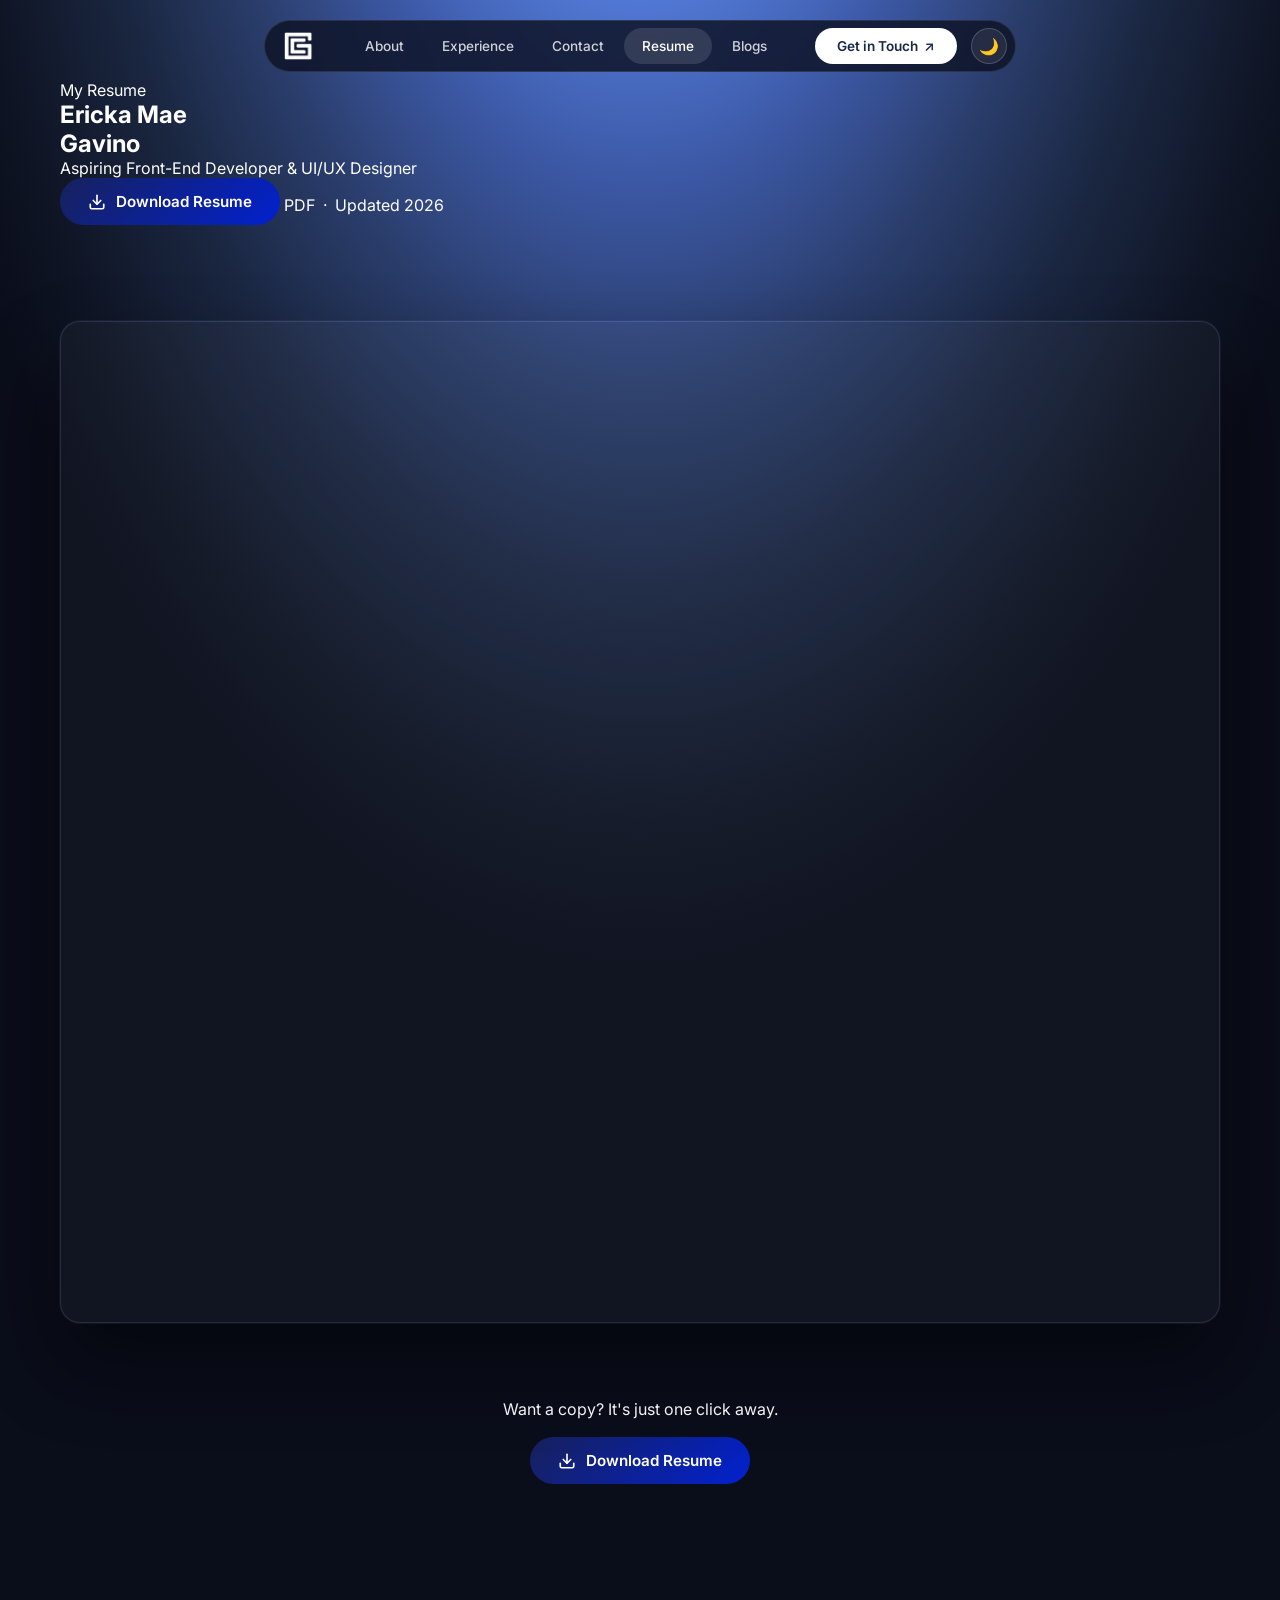
<file: resume.html>
<!DOCTYPE html>
<html lang="en">
<head>
    <meta charset="UTF-8">
    <meta name="viewport" content="width=device-width, initial-scale=1.0">
    <meta name="description" content="Resume of Ericka Gavino – aspiring Front-End Developer and UI/UX Designer based in the Philippines.">
    <meta name="author" content="Ericka Gavino">
    <meta name="robots" content="index, follow">
    <meta property="og:title" content="Resume | Ericka Gavino – Front-End Developer &amp; UI/UX Designer">
    <meta property="og:description" content="Download or view the resume of Ericka Gavino, aspiring Front-End Developer and UI/UX Designer.">
    <meta property="og:type" content="website">
    <meta property="og:image" content="IMG/ERICKA-GAVINO-PORTRAIT.png">
    <title>Resume | Ericka Gavino – Front-End Developer &amp; UI/UX Designer</title>
    <link rel="icon" type="image/png" href="IMG/ERICKA-GAVINO-PERSONAL-LOGO.png">
    <link rel="preconnect" href="https://fonts.googleapis.com">
    <link rel="preconnect" href="https://fonts.gstatic.com" crossorigin>
    <link href="https://fonts.googleapis.com/css2?family=Inter:wght@400;500;600;700;800&display=swap" rel="stylesheet">
    <link rel="stylesheet" href="style.css">
    <script>(function(){if(localStorage.getItem('theme')==='light')document.documentElement.classList.add('light-mode');}());</script>
</head>
<body>
    <a href="#main-content" class="skip-link">Skip to main content</a>

    <!-- Top Navigation -->
    <header role="banner">
        <nav class="top-nav" aria-label="Main navigation">
            <div class="nav-container">
                <a href="index.html" class="logo" aria-label="Ericka Gavino - go to home page">
                    <img src="IMG/ERICKA-GAVINO-PERSONAL-LOGO.png" alt="Ericka Gavino personal logo" class="logo-image logo-dark" width="500" height="500" decoding="async">
                    <img src="IMG/EG-LOGO-BLUE.png" alt="Ericka Gavino personal logo" class="logo-image logo-light" width="500" height="500" decoding="async">
                </a>
                <ul class="nav-links">
                    <li><a href="about.html">About</a></li>
                    <li><a href="experience.html">Experience</a></li>
                    <li><a href="contact.html">Contact</a></li>
                    <li><a href="resume.html" aria-current="page">Resume</a></li>
                    <li><a href="blog.html">Blogs</a></li>
                </ul>
                <button class="nav-toggle" type="button" aria-label="Open navigation menu" aria-expanded="false">
                    <span class="nav-toggle-line"></span>
                    <span class="nav-toggle-line"></span>
                    <span class="nav-toggle-line"></span>
                </button>
                <a href="https://mail.google.com/mail/?view=cm&to=erickaferguson22@gmail.com&su=Hello%20Ericka%20Mae%20Gavino" target="_blank" rel="noopener noreferrer" class="cta-button">Get in Touch</a>
                <button class="theme-toggle" id="themeToggle" aria-label="Toggle light/dark mode">
                    <span class="theme-toggle-icon">🌙</span>
                </button>
            </div>
        </nav>
    </header>

    <main id="main-content">
        <section class="resume-section" aria-labelledby="resume-heading">

            <!-- Top header row -->
            <div class="resume-header">
                <div class="resume-header-text">
                    <p class="resume-eyebrow">My Resume</p>
                    <h1 class="resume-heading" id="resume-heading">Ericka Mae<br>Gavino</h1>
                    <p class="resume-tagline">Aspiring Front-End Developer &amp; UI/UX Designer</p>
                </div>

                <div class="resume-actions">
                    <a
                        href="IMG/Ericka-Gavino-Resume.pdf"
                        download="Ericka-Gavino-Resume.pdf"
                        class="resume-download-btn"
                        aria-label="Download Ericka Gavino's resume as PDF"
                    >
                        <span class="download-icon" aria-hidden="true">
                            <svg xmlns="http://www.w3.org/2000/svg" viewBox="0 0 24 24" fill="none"
                                stroke="currentColor" stroke-width="2.2" stroke-linecap="round" stroke-linejoin="round">
                                <path d="M21 15v4a2 2 0 0 1-2 2H5a2 2 0 0 1-2-2v-4"/>
                                <polyline points="7 10 12 15 17 10"/>
                                <line x1="12" y1="15" x2="12" y2="3"/>
                            </svg>
                        </span>
                        Download Resume
                    </a>
                    <span class="resume-file-label">PDF &nbsp;·&nbsp; Updated 2026</span>
                </div>
            </div>

            <!-- Divider -->
            <div class="resume-divider" aria-hidden="true">
                <span></span>
            </div>

            <!-- PDF Viewer -->
            <div class="resume-viewer-wrap">
                <iframe
                    src="IMG/Ericka-Gavino-Resume.pdf#toolbar=0&navpanes=0&scrollbar=0"
                    class="resume-iframe"
                    title="Ericka Gavino – Resume PDF"
                    aria-label="Resume PDF viewer"
                    loading="lazy"
                ></iframe>

                <!-- Fallback for browsers that can't embed PDF -->
                <div class="resume-fallback" id="resumeFallback">
                    <p>Your browser can't preview PDFs inline.</p>
                    <a href="IMG/Ericka-Gavino-Resume.pdf" download="Ericka-Gavino-Resume.pdf" class="resume-download-btn small">
                        <span class="download-icon" aria-hidden="true">
                            <svg xmlns="http://www.w3.org/2000/svg" viewBox="0 0 24 24" fill="none"
                                stroke="currentColor" stroke-width="2.2" stroke-linecap="round" stroke-linejoin="round">
                                <path d="M21 15v4a2 2 0 0 1-2 2H5a2 2 0 0 1-2-2v-4"/>
                                <polyline points="7 10 12 15 17 10"/>
                                <line x1="12" y1="15" x2="12" y2="3"/>
                            </svg>
                        </span>
                        Download PDF Instead
                    </a>
                </div>
            </div>

            <!-- Bottom download strip -->
            <div class="resume-footer-strip">
                <p>Want a copy? It's just one click away.</p>
                <a
                    href="IMG/Ericka-Gavino-Resume.pdf"
                    download="Ericka-Gavino-Resume.pdf"
                    class="resume-download-btn ghost"
                >
                    <span class="download-icon" aria-hidden="true">
                        <svg xmlns="http://www.w3.org/2000/svg" viewBox="0 0 24 24" fill="none"
                            stroke="currentColor" stroke-width="2.2" stroke-linecap="round" stroke-linejoin="round">
                            <path d="M21 15v4a2 2 0 0 1-2 2H5a2 2 0 0 1-2-2v-4"/>
                            <polyline points="7 10 12 15 17 10"/>
                            <line x1="12" y1="15" x2="12" y2="3"/>
                        </svg>
                    </span>
                    Download Resume
                </a>
            </div>

        </section>
    </main>

    <script>
        (function() {
            const btn = document.getElementById('themeToggle');
            const icon = btn.querySelector('.theme-toggle-icon');
            function apply(mode) {
                document.documentElement.classList.toggle('light-mode', mode === 'light');
                icon.textContent = mode === 'light' ? '\u2600\ufe0f' : '\ud83c\udf19';
            }
            apply(localStorage.getItem('theme') || 'dark');
            btn.addEventListener('click', function() {
                const next = document.documentElement.classList.contains('light-mode') ? 'dark' : 'light';
                localStorage.setItem('theme', next);
                apply(next);
            });
        })();
    </script>
    <script src="animations.js" defer></script>
</body>
</html>
</file>
<file: style.css>
* {
    margin: 0;
    padding: 0;
    box-sizing: border-box;
}

/* Skip-to-content link (accessibility) */
.skip-link {
    position: absolute;
    top: -100%;
    left: 16px;
    background: #fff;
    color: #0a0d1a;
    padding: 10px 18px;
    border-radius: 0 0 6px 6px;
    font-weight: 700;
    font-size: 0.9rem;
    z-index: 9999;
    text-decoration: none;
    transition: top 0.2s;
}
.skip-link:focus {
    top: 0;
}

body {
    font-family: 'Inter', sans-serif;
    background: radial-gradient(ellipse 60% 90% at 50% -30%, #d8e7ff 0%, #a8c1ff 10%, #7a9ef5 20%, #5680e0 30%, #3d5aa8 45%, #2a3d6b 60%, #1a2640 75%, #0f1525 90%, #0a0d1a 100%);
    color: white;
    min-height: 100vh;
    overflow-x: hidden;
}

/* Tools Section */
.tools-section {
    max-width: 1400px;
    margin: 0 auto;
    padding: 80px 60px 120px;
}

.tools-title {
    font-size: 2rem;
    font-weight: 700;
    margin-bottom: 60px;
    text-align: center;
    color: #fff;
}

.tools-wrapper {
    position: relative;
    display: flex;
    flex-direction: column;
    gap: 0;
}

/* Vertical center line */
.tools-line {
    position: absolute;
    left: 50%;
    top: 0;
    transform: translateX(-50%);
    width: 1px;
    height: 100%;
    background: rgba(255, 255, 255, 0.15);
    z-index: 0;
}

.tools-progress {
    width: 1px;
    height: 0%;
    background: #c8b400;
    transition: height 0.1s linear;
    position: absolute;
    top: 0;
    left: 0;
}

/* Each tool row */
.tools-item {
    display: grid;
    grid-template-columns: 1fr 40px 1fr;
    align-items: center;
    padding: 40px 0;
    opacity: 0.35;
    transition: opacity 0.5s ease;
    position: relative;
    z-index: 1;
}

.tools-item.active {
    opacity: 1;
}

/* Dot on the line */
.tools-dot {
    width: 14px;
    height: 14px;
    border-radius: 50%;
    background: rgba(255, 255, 255, 0.3);
    border: 2px solid rgba(255, 255, 255, 0.4);
    margin: 0 auto;
    transition: background 0.4s ease, border-color 0.4s ease, box-shadow 0.4s ease;
    position: relative;
    z-index: 2;
}

.tools-dot.active {
    background: #c8b400;
    border-color: #c8b400;
    box-shadow: 0 0 10px rgba(200, 180, 0, 0.6);
}

/* Left: logo */
.tools-left {
    display: flex;
    justify-content: flex-end;
    align-items: center;
    padding-right: 48px;
}

.tool-logo {
    width: 56px;
    height: 56px;
    object-fit: contain;
    filter: drop-shadow(0 2px 8px rgba(0,0,0,0.3));
}

.tool-logo-invert {
    filter: invert(1) drop-shadow(0 2px 8px rgba(0,0,0,0.3));
}

/* Right: name */
.tools-right {
    padding-left: 48px;
    display: flex;
    align-items: center;
}

.tool-name {
    font-size: 2.2rem;
    font-weight: 700;
    line-height: 1.1;
}

/* Top Navigation */
.top-nav {
    padding: 20px 0;
    position: fixed;
    width: 100%;
    top: 0;
    z-index: 1000;
    display: flex;
    justify-content: center;
}

.nav-container {
    display: flex;
    align-items: center;
    gap: 6px;
    background: rgba(15, 20, 40, 0.85);
    backdrop-filter: blur(16px);
    border-radius: 50px;
    padding: 6px 8px 6px 14px;
    border: 1px solid rgba(255, 255, 255, 0.1);
}

.logo {
    display: flex;
    align-items: center;
    gap: 10px;
    font-weight: 600;
    font-size: 1.1rem;
    text-decoration: none;
    color: inherit;
    padding: 4px 28px 4px 4px;
}

.logo-light { display: none; }
.light-mode .logo-dark  { display: none; }
.light-mode .logo-light { display: block; }

.logo-image {
    height: 30px;
    width: auto;
    object-fit: contain;
}

.nav-links {
    display: flex;
    list-style: none;
    gap: 2px;
    align-items: center;
    padding: 0;
    margin: 0;
    background: none;
    backdrop-filter: none;
    border-radius: 0;
}

.nav-links li {
    display: flex;
    align-items: stretch;
}

.nav-links a {
    color: rgba(255, 255, 255, 0.8);
    text-decoration: none;
    font-size: 0.85rem;
    font-weight: 500;
    padding: 10px 18px;
    border-radius: 50px;
    transition: all 0.3s ease;
    display: flex;
    align-items: center;
    white-space: nowrap;
}

.nav-links a:hover,
.nav-links a[aria-current="page"] {
    background: rgba(255, 255, 255, 0.12);
    color: white;
}

.nav-toggle {
    display: none;
    width: 40px;
    height: 40px;
    border: 1px solid rgba(255, 255, 255, 0.16);
    border-radius: 50%;
    background: rgba(255, 255, 255, 0.06);
    cursor: pointer;
    align-items: center;
    justify-content: center;
    flex-direction: column;
    gap: 4px;
    transition: background 0.25s ease, border-color 0.25s ease, transform 0.25s ease;
}

.nav-toggle:hover {
    background: rgba(255, 255, 255, 0.14);
    border-color: rgba(255, 255, 255, 0.26);
}

.nav-toggle-line {
    width: 16px;
    height: 1.5px;
    border-radius: 999px;
    background: #ffffff;
    transition: transform 0.25s ease, opacity 0.25s ease;
}

.cta-button {
    padding: 10px 22px;
    background: white;
    color: #1a2847;
    border: none;
    border-radius: 50px;
    font-size: 0.85rem;
    font-weight: 600;
    cursor: pointer;
    transition: all 0.3s ease;
    white-space: nowrap;
    display: flex;
    align-items: center;
    gap: 6px;
    margin-left: 24px;
    text-decoration: none;
}

.cta-button::after {
    content: '↗';
    font-size: 0.85rem;
}

.cta-button:hover {
    background: #e8ecf8;
    color: #1a2847;
}

/* Hero Section */
.hero {
    text-align: center;
    padding: 120px 40px 0;
    max-width: 900px;
    margin: 0 auto;
}

.hero-subtitle {
    font-size: 0.75rem;
    font-weight: 400;
    margin-bottom: 20px;
    opacity: 0.8;
}

.hero-title {
    font-size: 3.5rem;
    font-weight: 700;
    line-height: 1.2;
    margin-bottom: 20px;
}

.hero-title-wrapper {
    max-width: 900px;
    margin: 0 auto 0;
    position: relative;
    min-height: 250px;
    cursor: pointer;
    text-align: center;
}

.description-default,
.description-hover {
    position: absolute;
    left: 50%;
    transform: translateX(-50%);
    width: 100%;
    transition: opacity 0.4s ease, transform 0.4s ease;
    margin: 0;
}

.description-default {
    opacity: 1;
    transform: translateX(-50%) translateY(0);
}

.description-hover {
    opacity: 0;
    transform: translateX(-50%) translateY(10px);
}

.hero-title-wrapper:hover .description-default {
    opacity: 0;
    transform: translateX(-50%) translateY(-10px);
}

.hero-title-wrapper:hover .description-hover {
    opacity: 1;
    transform: translateX(-50%) translateY(0);
}

.hero-button {
    padding: 18px 44px;
    background: linear-gradient(135deg, #17215c 0%, #0221cf 100%);
    color: white;
    border: none;
    border-radius: 30px;
    font-size: 1.1rem;
    font-weight: 600;
    cursor: pointer;
    transition: transform 0.3s ease, box-shadow 0.3s ease;
}

.hero-button:hover {
    transform: translateY(-2px);
    box-shadow: 0 10px 30px rgba(74, 95, 217, 0.4);
}

/* Home page */
.home-stage {
    position: relative;
    min-height: 100vh;
    padding: 150px 40px 80px;
    overflow: hidden;
}

.home-stage-bg {
    position: absolute;
    inset: 0;
    pointer-events: none;
}

.home-stage-noise {
    position: absolute;
    inset: 0;
    background:
        radial-gradient(circle at 50% 25%, rgba(255, 255, 255, 0.04), transparent 34%),
        linear-gradient(180deg, rgba(255, 255, 255, 0.03), transparent 40%);
}

.home-stage-glow {
    position: absolute;
    inset: auto 50% 130px auto;
    width: 540px;
    height: 260px;
    transform: translateX(50%);
    background: radial-gradient(circle, rgba(76, 110, 214, 0.18) 0%, rgba(76, 110, 214, 0) 72%);
    filter: blur(28px);
}

.home-stage-inner {
    position: relative;
    z-index: 1;
    max-width: 1180px;
    margin: 0 auto;
    min-height: calc(100vh - 230px);
    display: flex;
    flex-direction: column;
    align-items: center;
    justify-content: center;
    text-align: center;
    transform: translateY(64px);
}

.home-stage-indicator {
    position: absolute;
    left: 34px;
    bottom: 48px;
    width: 56px;
    height: 56px;
    display: flex;
    align-items: center;
    justify-content: center;
    z-index: 1;
}

.home-stage-indicator-ring,
.home-stage-indicator-dot {
    position: absolute;
    border-radius: 50%;
}

.home-stage-indicator-ring {
    inset: 0;
    border: 1px solid rgba(255, 255, 255, 0.34);
    border-top-color: rgba(255, 255, 255, 0.95);
    animation: homeIndicatorSpin 9s linear infinite;
}

.home-stage-indicator-dot {
    width: 8px;
    height: 8px;
    background: #9fc0ff;
    box-shadow: 0 0 14px rgba(159, 192, 255, 0.7);
}

.home-stage-socials {
    position: absolute;
    right: 28px;
    bottom: 32px;
    display: flex;
    align-items: center;
    gap: 14px;
    z-index: 1;
}

.home-stage-socials a {
    width: 22px;
    height: 22px;
    display: inline-flex;
    align-items: center;
    justify-content: center;
    text-decoration: none;
    color: rgba(255, 255, 255, 0.82);
    transition: color 0.25s ease, transform 0.25s ease, opacity 0.25s ease;
}

.home-stage-socials a svg {
    width: 100%;
    height: 100%;
    fill: currentColor;
}

.home-stage-socials a:hover {
    color: #ffffff;
    transform: translateY(-2px);
}

.home-stage-kicker {
    font-size: 0.92rem;
    letter-spacing: 0.26em;
    text-transform: uppercase;
    color: rgba(255, 255, 255, 0.5);
    margin-bottom: 18px;
}

.home-stage-name {
    font-size: clamp(4.2rem, 10vw, 7.2rem);
    line-height: 0.98;
    letter-spacing: -0.05em;
    margin-bottom: 16px;
}

.home-stage-roles {
    display: flex;
    justify-content: center;
    margin-bottom: 18px;
    min-height: 38px;
}

.home-role-track {
    position: relative;
    display: flex;
    align-items: center;
    justify-content: center;
    gap: 18px;
    min-width: min(620px, 100%);
}

.home-role-frame {
    position: absolute;
    top: 50%;
    left: 0;
    height: 32px;
    transform: translateX(0) translateY(-50%);
    transition: transform 0.45s ease, width 0.45s ease;
    pointer-events: none;
}

.home-role-frame::before,
.home-role-frame::after {
    content: '';
    position: absolute;
    top: 50%;
    width: 10px;
    height: 24px;
    transform: translateY(-50%);
    border-color: rgba(132, 177, 255, 0.78);
}

.home-role-frame::before {
    left: 0;
    border-left: 1px solid;
    border-top: 1px solid;
    border-bottom: 1px solid;
}

.home-role-frame::after {
    right: 0;
    border-right: 1px solid;
    border-top: 1px solid;
    border-bottom: 1px solid;
}

.home-role-chip {
    position: relative;
    display: inline-flex;
    align-items: center;
    justify-content: center;
    min-width: 126px;
    padding: 6px 12px;
    font-size: 0.98rem;
    font-weight: 600;
    color: rgba(255, 255, 255, 0.28);
    filter: blur(1.7px);
    transform: translateX(0);
    transition: color 0.45s ease, filter 0.45s ease, opacity 0.45s ease, transform 0.45s ease;
    opacity: 0.68;
}

.home-role-chip.active {
    color: #dff0ff;
    filter: blur(0);
    opacity: 1;
    transform: translateY(-1px);
}

.home-stage-intro {
    max-width: 700px;
    font-size: 1.14rem;
    line-height: 1.9;
    color: rgba(255, 255, 255, 0.62);
    margin-bottom: -18px;
}

.home-stage-wave {
    position: relative;
    width: calc(100vw + 260px);
    max-width: none;
    height: 360px;
    margin-left: calc(50% - 50vw - 130px);
    margin-right: calc(50% - 50vw - 130px);
    margin-top: -38px;
    margin-bottom: 0;
}

.home-stage-wave-svg {
    width: 100%;
    height: 100%;
    overflow: visible;
}

.home-stage-wave-svg path {
    fill: none;
    stroke: rgba(255, 255, 255, 0.55);
    stroke-width: 1.2;
    stroke-linecap: round;
    animation: homeWaveDrift 14s ease-in-out infinite;
}

.home-stage-wave-svg path:nth-child(2) { opacity: 0.86; animation-delay: -1.2s; }
.home-stage-wave-svg path:nth-child(3) { opacity: 0.72; animation-delay: -2.4s; }
.home-stage-wave-svg path:nth-child(4) { opacity: 0.58; animation-delay: -3.6s; }
.home-stage-wave-svg path:nth-child(5) { opacity: 0.44; animation-delay: -4.8s; }
.home-stage-wave-svg path:nth-child(6) { opacity: 0.32; animation-delay: -6s; }

.home-stage-actions {
    display: flex;
    flex-wrap: wrap;
    justify-content: center;
    gap: 14px;
    margin-bottom: 28px;
}

.home-stage-primary,
.home-stage-secondary {
    display: inline-flex;
    align-items: center;
    gap: 8px;
    padding: 15px 22px;
    border-radius: 999px;
    text-decoration: none;
    font-weight: 700;
    transition: transform 0.25s ease, background 0.25s ease, border-color 0.25s ease, color 0.25s ease, box-shadow 0.25s ease;
}

.home-stage-primary {
    background: #ffffff;
    color: #0a0d1a;
}

.home-stage-secondary {
    border: 1px solid rgba(255, 255, 255, 0.14);
    background: rgba(255, 255, 255, 0.04);
    color: #ffffff;
}

.home-stage-primary::after,
.home-stage-secondary::after {
    content: '\2192';
}

.home-stage-primary:hover,
.home-stage-secondary:hover,
.home-stage-link-card:hover {
    transform: translateY(-2px);
}

.home-stage-primary:hover {
    box-shadow: 0 12px 28px rgba(255, 255, 255, 0.14);
}

.home-stage-secondary:hover {
    background: rgba(255, 255, 255, 0.08);
    border-color: rgba(255, 255, 255, 0.24);
}

.home-stage-links {
    width: min(980px, 100%);
    display: grid;
    grid-template-columns: repeat(3, minmax(0, 1fr));
    gap: 14px;
}

.home-stage-link-card {
    padding: 18px 18px 20px;
    border-radius: 20px;
    border: 1px solid rgba(255, 255, 255, 0.08);
    background: rgba(255, 255, 255, 0.04);
    backdrop-filter: blur(10px);
    text-align: left;
    text-decoration: none;
    color: inherit;
    transition: transform 0.25s ease, border-color 0.25s ease, background 0.25s ease;
}

.home-stage-link-card strong {
    display: block;
    font-size: 1rem;
    line-height: 1.5;
}

.home-stage-link-label {
    display: block;
    margin-bottom: 8px;
    font-size: 0.74rem;
    font-weight: 700;
    letter-spacing: 0.16em;
    text-transform: uppercase;
    color: rgba(159, 192, 255, 0.78);
}

.home-stage-link-card:hover {
    border-color: rgba(159, 192, 255, 0.24);
    background: rgba(255, 255, 255, 0.07);
}

@keyframes homeWaveFloat {
    0%, 100% {
        transform: translateY(0) scaleX(1);
    }
    50% {
        transform: translateY(10px) scaleX(0.985);
    }
}

@keyframes homeWaveDrift {
    0%, 100% {
        transform: translateY(0) translateX(0);
    }
    50% {
        transform: translateY(8px) translateX(-10px);
    }
}

@keyframes homeIndicatorSpin {
    from {
        transform: rotate(0deg);
    }
    to {
        transform: rotate(360deg);
    }
}

/* Projects / Accordion Carousel Section */
.projects {
    padding: 0 60px 80px;
    max-width: 1200px;
    margin: 0 auto;
}

.accordion-carousel {
    display: flex;
    height: 520px;
    gap: 10px;
    border-radius: 24px;
    overflow: hidden;
}

.acc-card {
    position: relative;
    flex: 0 0 80px;
    background-color: var(--acc-color);
    border-radius: 20px;
    overflow: hidden;
    cursor: pointer;
    transition: flex 0.6s cubic-bezier(0.4, 0, 0.2, 1);
}

.acc-card.active {
    flex: 1 1 0%;
    cursor: default;
}

/* Collapsed strip content */
.acc-collapsed {
    position: absolute;
    inset: 0;
    display: flex;
    flex-direction: column;
    align-items: center;
    padding: 18px 0 0;
    gap: 16px;
    opacity: 1;
    transition: opacity 0.3s ease;
    z-index: 2;
    pointer-events: none;
}

.acc-card.active .acc-collapsed {
    opacity: 0;
}

.acc-icon {
    width: 38px;
    height: 38px;
    background: rgba(255,255,255,0.2);
    border-radius: 50%;
    display: flex;
    align-items: center;
    justify-content: center;
    flex-shrink: 0;
    color: white;
}

.acc-label {
    color: white;
    font-size: 0.82rem;
    font-weight: 700;
    letter-spacing: 0.1em;
    text-transform: uppercase;
    writing-mode: vertical-rl;
    transform: rotate(180deg);
    white-space: nowrap;
}

/* Expanded content */
.acc-expanded {
    position: absolute;
    inset: 0;
    opacity: 0;
    transition: opacity 0.4s ease 0.15s;
    pointer-events: none;
}

.acc-card.active .acc-expanded {
    opacity: 1;
    pointer-events: all;
}

.acc-img {
    position: absolute;
    inset: 0;
    width: 100%;
    height: 100%;
    object-fit: cover;
}

.acc-overlay {
    position: absolute;
    inset: 0;
    background: linear-gradient(
        to bottom,
        rgba(0,0,0,0.05) 0%,
        rgba(0,0,0,0.2) 40%,
        rgba(0,0,0,0.72) 100%
    );
    z-index: 1;
}

.acc-content {
    position: absolute;
    bottom: 0;
    left: 0;
    right: 0;
    padding: 28px 30px;
    z-index: 2;
}

.acc-title {
    font-size: 2rem;
    font-weight: 800;
    color: white;
    margin-bottom: 6px;
    letter-spacing: -0.01em;
}

.acc-meta {
    font-size: 0.82rem;
    color: rgba(255,255,255,0.7);
    margin-bottom: 16px;
}

.project-notes-grid {
    display: block;
    margin-top: 28px;
}

.project-note {
    background: rgba(255, 255, 255, 0.05);
    border: 1px solid rgba(255, 255, 255, 0.1);
    border-radius: 20px;
    padding: 22px 20px;
    backdrop-filter: blur(10px);
    display: none;
    width: 100%;
    animation: fadeInUp 0.35s ease;
}

.project-note.active {
    display: block;
}

.project-note.active .project-note-title,
.project-note.active p {
    opacity: 0;
    animation: projectNoteLineIn 0.45s ease forwards;
}

.project-note.active .project-note-title {
    animation-delay: 0.05s;
}

.project-note.active p:nth-of-type(1) {
    animation-delay: 0.12s;
}

.project-note.active p:nth-of-type(2) {
    animation-delay: 0.2s;
}

.project-note.active p:nth-of-type(3) {
    animation-delay: 0.28s;
}

.project-note-title {
    font-size: 1.1rem;
    font-weight: 700;
    color: #ffffff;
    margin-bottom: 14px;
}

.project-note p {
    font-size: 0.88rem;
    line-height: 1.6;
    color: rgba(255,255,255,0.82);
    margin-bottom: 10px;
}

.project-note p:last-child {
    margin-bottom: 0;
}

.project-note strong {
    color: #ffffff;
    font-weight: 700;
}

.light-mode .project-note {
    background: rgba(255, 255, 255, 0.72);
    border-color: rgba(10, 13, 26, 0.12);
    box-shadow: 0 12px 28px rgba(30, 37, 64, 0.08);
}

.light-mode .project-note-title {
    color: #0a0d1a;
}

.light-mode .project-note p {
    color: rgba(10, 13, 26, 0.72);
}

.light-mode .project-note strong {
    color: #0a0d1a;
}

@keyframes fadeInUp {
    from {
        opacity: 0;
        transform: translateY(10px);
    }
    to {
        opacity: 1;
        transform: translateY(0);
    }
}

@keyframes projectNoteLineIn {
    from {
        opacity: 0;
        transform: translateY(8px);
    }
    to {
        opacity: 1;
        transform: translateY(0);
    }
}

@media (max-width: 960px) {
    .project-notes-grid {
        display: block;
    }
}

.acc-btn {
    display: inline-flex;
    align-items: center;
    gap: 6px;
    color: white;
    text-decoration: none;
    font-size: 0.82rem;
    font-weight: 600;
    border: 1.5px solid rgba(255,255,255,0.6);
    border-radius: 50px;
    padding: 8px 20px;
    transition: background 0.3s ease, border-color 0.3s ease;
}

.acc-btn:hover {
    background: rgba(255,255,255,0.2);
    border-color: white;
}


/* ── About Page ── */
.about-section {
    display: grid;
    grid-template-columns: 1fr 1fr;
    align-items: flex-end;
    height: calc(100vh - 70px);
    max-width: 1400px;
    margin: 0 auto;
    padding: 0 0 0 80px;
}

.about-hero-left {
    align-self: flex-end;
    padding-right: 40px;
    padding-bottom: 260px;
}

.about-hello {
    font-size: 1.5rem;
    font-weight: 400;
    margin: 0 0 2px;
    color: white;
    line-height: 1.4;
}

.about-name {
    font-size: 4.8rem;
    font-weight: 800;
    line-height: 1.0;
    margin: 0 0 20px;
    color: white;
    letter-spacing: -0.02em;
    white-space: nowrap;
}

.about-bio {
    font-size: 0.9rem;
    line-height: 1.6;
    max-width: 520px;
    color: rgba(255,255,255,0.82);
    font-weight: 400;
    margin: 70px 0 0;
}

.about-socials {
    display: flex;
    gap: 12px;
    margin-top: 28px;
}

.about-portrait {
    display: flex;
    justify-content: flex-end;
    align-items: flex-end;
    align-self: flex-end;
    height: 100%;
}

.about-portrait img {
    height: 78vh;
    width: auto;
    object-fit: cover;
    object-position: top;
    display: block;
}

.about-left {
    align-self: center;
    text-align: right;
    padding-right: 60px;
}

.about-right {
    align-self: center;
    text-align: left;
    padding-left: 60px;
}

/* About section responsive */
@media (max-width: 768px) {
    .about-section {
        grid-template-columns: 1fr;
        height: auto;
        padding: 98px 24px 26px;
        gap: 0;
    }

    .about-hero-left {
        order: 1;
        align-self: start;
        max-width: 620px;
        margin: 0 auto;
        padding: 28px 24px 30px;
        margin-bottom: 10px;
        text-align: center;
        background: linear-gradient(180deg, rgba(18, 24, 48, 0.82) 0%, rgba(18, 24, 48, 0.62) 100%);
        border: 1px solid rgba(255, 255, 255, 0.1);
        border-radius: 28px;
        backdrop-filter: blur(14px);
        box-shadow: 0 22px 48px rgba(6, 10, 24, 0.18);
    }

    .about-hello {
        font-size: 0.9rem;
        letter-spacing: 0.12em;
        text-transform: uppercase;
        color: rgba(255, 255, 255, 0.66);
        margin-bottom: 10px;
    }

    .about-bio {
        max-width: 100%;
        margin: 18px auto 0;
        font-size: 0.92rem;
        line-height: 1.85;
        color: rgba(255, 255, 255, 0.78);
    }

    .about-name {
        font-size: 3rem;
        white-space: normal;
        margin-bottom: 6px;
        line-height: 0.98;
    }

    .about-portrait {
        display: none;
    }

    .about-socials {
        justify-content: center;
        margin-top: 22px;
    }
}

/* ── Separator ── */

.about-role {
    font-size: 3.2rem;
    font-weight: 800;
    line-height: 1.1;
    margin-bottom: 20px;
    opacity: 0;
    animation: fadeInRole 0.8s ease forwards;
}

.about-left .about-role  { animation-delay: 0.2s; }
.about-right .about-role { animation-delay: 0.6s; }

@keyframes fadeInRole {
    from { opacity: 0; }
    to   { opacity: 1; }
}

.about-desc {
    font-size: 0.95rem;
    line-height: 1.6;
    max-width: 360px;
    opacity: 0.85;
    font-weight: 400;
}
.section-separator {
    width: 100%;
    background: rgba(220, 230, 255, 0.12);
    backdrop-filter: blur(6px);
    padding: 22px 60px;
    text-align: center;
    font-size: 1rem;
    font-weight: 500;
    color: rgba(255,255,255,0.9);
    letter-spacing: 0.02em;
    border-top: 1px solid rgba(255,255,255,0.1);
    border-bottom: 1px solid rgba(255,255,255,0.1);
}

.light-mode .section-separator {
    background: rgba(10, 13, 26, 0.04);
    color: rgba(10, 13, 26, 0.65);
    border-top-color: rgba(10, 13, 26, 0.08);
    border-bottom-color: rgba(10, 13, 26, 0.08);
}

/* ── Skills Section ── */
.skills-section {
    max-width: 1200px;
    margin: 0 auto;
    padding: 60px 60px 80px;
}

.skills-title {
    font-size: 2rem;
    font-weight: 700;
    margin-bottom: 48px;
}

.skills-table {
    display: flex;
    flex-direction: column;
    gap: 0;
    position: relative;
}

/* Vertical animated line — centered, same as timeline */
.skills-line-track {
    position: absolute;
    left: 50%;
    top: 0;
    transform: translateX(-50%);
    width: 1px;
    height: 100%;
    background: rgba(255,255,255,0.15);
    z-index: 0;
}

.skills-line-fill {
    position: absolute;
    top: 0;
    left: 0;
    width: 1px;
    height: 0%;
    background: #c8b400;
    transition: height 0.1s linear;
}

.skills-row {
    display: grid;
    grid-template-columns: 1fr 40px 1fr;
    align-items: start;
    padding: 40px 0;
    opacity: 0.35;
    transition: opacity 0.5s ease;
    position: relative;
    z-index: 1;
}

.skills-row:last-child {
    border-bottom: none;
}

.skills-row.active {
    opacity: 1;
}

.skills-row-label {
    font-size: 0.85rem;
    font-weight: 600;
    text-transform: uppercase;
    letter-spacing: 0.08em;
    color: rgba(255,255,255,0.4);
    text-align: right;
    padding-right: 40px;
    padding-top: 6px;
}

/* Dot on the center line */
.skills-row-dot {
    width: 14px;
    height: 14px;
    border-radius: 50%;
    background: rgba(255,255,255,0.3);
    border: 2px solid rgba(255,255,255,0.4);
    margin: 0 auto;
    margin-top: 4px;
    transition: background 0.4s ease, border-color 0.4s ease, box-shadow 0.4s ease;
    position: relative;
    z-index: 2;
}

.skills-row-dot.active {
    background: #c8b400;
    border-color: #c8b400;
    box-shadow: 0 0 10px rgba(200, 180, 0, 0.6);
}

.skills-row-content {
    display: flex;
    flex-wrap: wrap;
    gap: 10px;
    padding-left: 40px;
    padding-top: 2px;
}

.skills-row-tools {
    align-items: center;
}

.tool-pill {
    display: flex;
    align-items: center;
    gap: 8px;
    padding: 6px 14px 6px 10px;
    border: 1px solid rgba(255,255,255,0.15);
    border-radius: 100px;
    font-size: 0.88rem;
    font-weight: 500;
    color: white;
    background: rgba(255,255,255,0.05);
}

.tool-pill-logo {
    width: 22px;
    height: 22px;
    object-fit: contain;
}

.tool-pill-logo-invert {
    filter: invert(1);
}

/* Side-by-side skills + tools layout */
.skills-tools-row {
    display: grid;
    grid-template-columns: 1fr 1fr;
    max-width: 1400px;
    margin: 0 auto;
    gap: 0;
}

.skills-tools-row .skills-section,
.skills-tools-row .tools-section {
    max-width: 100%;
    margin: 0;
    padding: 40px 50px 60px;
}

@media (max-width: 768px) {
    .skills-tools-row {
        grid-template-columns: 1fr;
    }
}

.skills-title {
    font-size: 2rem;
    font-weight: 700;
    margin-bottom: 50px;
    text-align: center;
}

.skills-split {
    display: grid;
    grid-template-columns: 1fr 40px 1fr;
    position: relative;
    min-height: 300px;
}

/* Absolute line — same approach as .timeline-line */
.skills-line {
    position: absolute;
    left: 50%;
    top: 0;
    transform: translateX(-50%);
    width: 1px;
    height: 100%;
    background: rgba(255, 255, 255, 0.15);
    z-index: 0;
}

.skills-line-fill {
    position: absolute;
    top: 0;
    left: 0;
    width: 1px;
    height: 0%;
    background: #c8b400;
    transition: height 0.15s linear;
    z-index: 1;
}

.skill-dot {
    width: 14px;
    height: 14px;
    border-radius: 50%;
    border: 2px solid rgba(255,255,255,0.3);
    background: rgba(255,255,255,0.15);
    position: absolute;
    left: 50%;
    transform: translateX(-50%);
    z-index: 2;
    transition: background 0.4s ease, border-color 0.4s ease, box-shadow 0.4s ease;
}

.top-dot  { top: 0; }
.bottom-dot { bottom: 0; }

.skill-dot.active {
    background: #c8b400;
    border-color: #c8b400;
    box-shadow: 0 0 10px rgba(200, 180, 0, 0.6);
}

.skills-col {
    opacity: 0.35;
    transition: opacity 0.5s ease;
    padding-top: 10px;
    position: relative;
    z-index: 1;
}

.skills-col.active { opacity: 1; }

.skills-col-left  { padding-right: 40px; text-align: right; }
.skills-col-right { padding-left: 40px; text-align: left; }

.skills-col-title {
    font-size: 1.4rem;
    font-weight: 700;
    margin-bottom: 24px;
    letter-spacing: 0.01em;
}

.skills-col-left .skills-tags {
    justify-content: flex-end;
}

.skills-tags {
    display: flex;
    flex-wrap: wrap;
    gap: 12px;
    justify-content: flex-start;
}

.skill-tag {
    padding: 12px 24px;
    border: 1.5px solid rgba(255, 255, 255, 0.5);
    border-radius: 50px;
    font-size: 0.95rem;
    font-weight: 400;
    color: white;
    white-space: nowrap;
    text-align: center;
    transition: all 0.3s ease;
}

.skill-tag:hover {
    border-color: #3764e6;
    background: rgba(55, 100, 230, 0.2);
}

/* ── Timeline Section ── */
.timeline-section {
    max-width: 1400px;
    margin: 0 auto;
    padding: 80px 60px 120px;
}

.timeline-heading {
    font-size: 2rem;
    font-weight: 700;
    margin-bottom: 60px;
    text-align: center;
}

.timeline-wrapper {
    position: relative;
    display: flex;
    flex-direction: column;
    gap: 0;
}

/* Vertical center line */
.timeline-line {
    position: absolute;
    left: 50%;
    top: 0;
    transform: translateX(-50%);
    width: 1px;
    height: 100%;
    background: rgba(255, 255, 255, 0.15);
    z-index: 0;
}

.timeline-progress {
    width: 1px;
    height: 0%;
    background: #c8b400;
    transition: height 0.1s linear;
    position: absolute;
    top: 0;
    left: 0;
}

/* Each project row */
.timeline-item {
    display: grid;
    grid-template-columns: 1fr 40px 1fr;
    align-items: start;
    padding: 60px 0;
    opacity: 0.35;
    transition: opacity 0.5s ease;
    position: relative;
    z-index: 1;
}

.timeline-item.active {
    opacity: 1;
}

/* Dot on the line */
.timeline-dot {
    width: 14px;
    height: 14px;
    border-radius: 50%;
    background: rgba(255,255,255,0.3);
    border: 2px solid rgba(255,255,255,0.4);
    margin: 0 auto;
    margin-top: 10px;
    transition: background 0.4s ease, border-color 0.4s ease;
    position: relative;
    z-index: 2;
}

.timeline-dot.active {
    background: #c8b400;
    border-color: #c8b400;
    box-shadow: 0 0 10px rgba(200, 180, 0, 0.6);
}

/* Left: title */
.timeline-left {
    text-align: right;
    padding-right: 40px;
    padding-top: 6px;
}

.timeline-title {
    font-size: 2.2rem;
    font-weight: 700;
    line-height: 1.1;
}

/* Right: details */
.timeline-right {
    padding-left: 40px;
    display: flex;
    flex-direction: column;
    gap: 16px;
}

.timeline-img {
    width: 100%;
    max-width: 500px;
    border-radius: 12px;
    object-fit: cover;
    height: 260px;
}

.timeline-desc {
    font-size: 0.95rem;
    line-height: 1.6;
    max-width: 480px;
    opacity: 0.85;
}

.timeline-role-label {
    font-size: 0.75rem;
    text-transform: uppercase;
    letter-spacing: 0.1em;
    opacity: 0.5;
    margin-bottom: -8px;
}

/* Certification Image */
.cert-img {
    width: 100%;
    max-width: 500px;
    border-radius: 12px;
    object-fit: cover;
    display: block;
}

.cert-img-link {
    display: block;
    max-width: 500px;
    border-radius: 12px;
    overflow: hidden;
    transition: transform 0.25s ease, box-shadow 0.25s ease;
}

.cert-img-link:hover {
    transform: scale(1.02);
    box-shadow: 0 8px 32px rgba(200, 180, 0, 0.25);
}

.cert-img-link .cert-img {
    max-width: 100%;
}

/* HubSpot Badge Grid */
.hubspot-grid {
    display: grid;
    grid-template-columns: 1fr 1fr;
    gap: 16px;
    max-width: 500px;
}

.hubspot-badge {
    display: flex;
    flex-direction: column;
    align-items: center;
    gap: 10px;
    background: rgba(255, 255, 255, 0.05);
    border: 1px solid rgba(255, 255, 255, 0.12);
    border-radius: 14px;
    padding: 24px 16px;
    text-decoration: none;
    color: white;
    transition: transform 0.25s ease, border-color 0.25s ease, box-shadow 0.25s ease;
    text-align: center;
}

.hubspot-badge:hover {
    transform: translateY(-4px);
    border-color: #c8b400;
    box-shadow: 0 8px 28px rgba(200, 180, 0, 0.2);
}

.hubspot-badge-icon {
    font-size: 0.75rem;
    font-weight: 800;
    letter-spacing: 0.08em;
    text-transform: uppercase;
    color: #c8b400;
    background: rgba(200, 180, 0, 0.12);
    border: 1px solid rgba(200, 180, 0, 0.35);
    border-radius: 8px;
    padding: 6px 12px;
    line-height: 1;
}

.hubspot-badge-name {
    font-size: 0.95rem;
    font-weight: 600;
    letter-spacing: 0.01em;
}

.hubspot-badge-org {
    font-size: 0.75rem;
    opacity: 0.5;
    text-transform: uppercase;
    letter-spacing: 0.07em;
}

.tl-tag {
    display: inline-block;
    padding: 6px 16px;
    border: 1px solid rgba(255,255,255,0.4);
    border-radius: 50px;
    font-size: 0.8rem;
    margin-right: 8px;
    margin-bottom: 4px;
    color: white;
}

.light-mode .tl-tag {
    color: #0a0d1a;
    border-color: rgba(10, 13, 26, 0.25);
}

/* Responsive Design */
@media (max-width: 1024px) {
    .home-stage-links {
        grid-template-columns: 1fr;
        width: min(720px, 100%);
    }

    .home-stage-socials {
        right: 16px;
    }

    .accordion-carousel {
        height: 420px;
    }

    .acc-title {
        font-size: 1.6rem;
    }

    .hero-title {
        font-size: 2.8rem;
    }

    .hero-title-wrapper {
        min-height: 180px;
    }
}

@media (max-width: 960px) {
    .resume-section {
        display: none;
    }
}

@media (max-width: 768px) {
    .nav-toggle {
        display: inline-flex;
        order: 3;
    }

    .home-stage {
        padding: 132px 24px 64px;
    }

    .home-stage-inner {
        transform: translateY(26px);
    }

    .home-stage-name {
        font-size: 3.8rem;
    }

    .home-stage-wave {
        width: calc(100vw + 80px);
        height: 220px;
        margin-left: calc(50% - 50vw - 40px);
        margin-right: calc(50% - 50vw - 40px);
        margin-top: -26px;
    }

    .home-role-track {
        min-width: 100%;
        gap: 10px;
    }

    .home-role-chip {
        min-width: auto;
        font-size: 0.88rem;
        padding: 6px 8px;
    }

    .home-stage-indicator,
    .home-stage-socials {
        display: none;
    }

    .home-stage-actions,
    .home-stage-roles {
        gap: 10px;
    }

    .home-stage-primary,
    .home-stage-secondary {
        width: 100%;
        justify-content: center;
    }

    .nav-container {
        width: min(calc(100% - 16px), 720px);
        flex-wrap: wrap;
        justify-content: space-between;
        padding: 10px 12px;
        gap: 8px;
        border-radius: 28px;
        position: relative;
    }

    .logo {
        margin-right: auto;
        padding: 4px 8px;
    }

    .nav-links {
        width: 100%;
        display: none;
        order: 4;
        flex-direction: column;
        align-items: stretch;
        gap: 8px;
        padding: 8px 0 2px;
    }

    .nav-container.nav-open .nav-links {
        display: flex;
    }

    .nav-links a {
        width: 100%;
        justify-content: center;
        padding: 10px 14px;
        font-size: 0.76rem;
    }

    .cta-button {
        display: none;
    }

    .theme-toggle {
        order: 2;
        margin-left: 0;
    }

    .nav-container.nav-open .nav-toggle-line:nth-child(1) {
        transform: translateY(5.5px) rotate(45deg);
    }

    .nav-container.nav-open .nav-toggle-line:nth-child(2) {
        opacity: 0;
    }

    .nav-container.nav-open .nav-toggle-line:nth-child(3) {
        transform: translateY(-5.5px) rotate(-45deg);
    }

    .hero {
        padding: 132px 30px 36px;
    }

    .hero-title {
        font-size: 2.2rem;
    }

    .hero-subtitle {
        margin-bottom: 14px;
    }

    .hero-title-wrapper {
        min-height: 140px;
    }

    .projects {
        padding: 16px 20px 60px;
    }

    .accordion-carousel {
        height: 320px;
    }

    .acc-card {
        flex: 0 0 52px;
    }

    .acc-title {
        font-size: 1.2rem;
    }

    .acc-label {
        font-size: 0.7rem;
    }

    .acc-content {
        padding: 20px 18px;
    }

    .acc-meta {
        font-size: 0.74rem;
        margin-bottom: 12px;
    }

    .project-note {
        padding: 18px 16px;
        border-radius: 18px;
    }

    .about-role {
        font-size: 2.2rem;
    }

    .about-left,
    .about-right {
        text-align: left;
        padding-left: 0;
        padding-right: 0;
    }

    .section-separator {
        padding: 18px 24px;
        font-size: 0.92rem;
    }

    .skills-section,
    .tools-section,
    .timeline-section,
    .resume-section {
        padding-left: 24px;
        padding-right: 24px;
    }

    .timeline-section {
        padding-bottom: 36px;
    }

    .timeline-item,
    .skills-row,
    .resume-row {
        grid-template-columns: 1fr;
        gap: 16px;
    }

    .timeline-line,
    .skills-line-track,
    .resume-line-track {
        display: none;
    }

    .timeline-dot,
    .skills-row-dot,
    .resume-row-dot {
        display: none;
    }

    .timeline-left,
    .timeline-right,
    .resume-row-left,
    .resume-row-right {
        text-align: left;
        padding-left: 0;
        padding-right: 0;
        align-items: flex-start;
    }

    .timeline-img {
        max-width: 100%;
        height: 220px;
    }

    .hubspot-grid {
        grid-template-columns: 1fr;
    }

    .contact-left,
    .contact-right {
        padding: 28px 22px;
    }

    .contact-info-item {
        margin: 0;
        padding: 10px 0;
        border-radius: 0;
        box-shadow: none;
    }

    .contact-info-item:hover,
    .contact-left:hover,
    .contact-right:hover {
        transform: none;
        box-shadow: none;
    }

    .contact-orb,
    .contact-left::before {
        display: none;
    }

    .help-checkboxes {
        grid-template-columns: 1fr;
        gap: 10px;
    }

    .resume-row {
        padding: 20px 0 0;
    }

    .resume-row-left {
        text-align: center;
        align-items: center;
        gap: 16px;
        width: 100%;
    }

    .resume-row-right {
        display: flex;
        justify-content: center;
    }

    .resume-preview-img {
        max-width: 280px;
    }

    .resume-viewer-wrap,
    .resume-iframe {
        min-height: 620px;
        height: 620px;
    }

    .blog-section,
    .article-section {
        padding-left: 24px;
        padding-right: 24px;
    }

    .blog-page-title,
    .article-title {
        font-size: 2rem;
    }

    .blog-featured-content,
    .blog-card-body {
        padding: 20px;
    }

    .blog-featured-visual {
        min-height: 180px;
    }

    .bfv-arrow,
    .bcv-arrows {
        display: none;
    }
}

/* ── Why Hire Me Section ── */

.why-section {
    max-width: 1300px;
    margin: 0 auto;
    padding: 100px 60px 120px;
}

.why-header {
    text-align: center;
    margin-bottom: 64px;
}

.why-badge {
    display: inline-block;
    padding: 6px 18px;
    border: 1px solid rgba(255, 255, 255, 0.2);
    border-radius: 50px;
    font-size: 0.78rem;
    font-weight: 600;
    letter-spacing: 0.06em;
    text-transform: uppercase;
    color: rgba(255, 255, 255, 0.65);
    background: rgba(255, 255, 255, 0.06);
    backdrop-filter: blur(6px);
    margin-bottom: 24px;
}

.why-title {
    font-size: 3.2rem;
    font-weight: 800;
    line-height: 1.12;
    color: #ffffff;
    margin-bottom: 20px;
}

.why-sub {
    font-size: 1rem;
    color: rgba(255, 255, 255, 0.6);
    line-height: 1.7;
    max-width: 560px;
    margin: 0 auto;
}

.why-grid {
    display: grid;
    grid-template-columns: repeat(3, 1fr);
    gap: 24px;
}

.why-card {
    background: rgba(255, 255, 255, 0.04);
    border: 1px solid rgba(255, 255, 255, 0.09);
    border-radius: 20px;
    padding: 36px 32px;
    display: flex;
    flex-direction: column;
    gap: 14px;
    transition: background 0.25s ease, border-color 0.25s ease, transform 0.25s ease;
    backdrop-filter: blur(8px);
}

.why-card:hover {
    background: rgba(74, 95, 217, 0.12);
    border-color: rgba(74, 95, 217, 0.35);
    transform: translateY(-4px);
}

.why-card-icon {
    width: 48px;
    height: 48px;
    border-radius: 14px;
    background: rgba(74, 95, 217, 0.18);
    border: 1px solid rgba(74, 95, 217, 0.3);
    display: flex;
    align-items: center;
    justify-content: center;
    color: #7da9ff;
    flex-shrink: 0;
}

.why-card-icon svg {
    width: 22px;
    height: 22px;
}

.why-card-title {
    font-size: 1.05rem;
    font-weight: 700;
    color: #ffffff;
    line-height: 1.3;
}

.why-card-text {
    font-size: 0.88rem;
    color: rgba(255, 255, 255, 0.6);
    line-height: 1.7;
}

@media (max-width: 1024px) {
    .why-grid {
        grid-template-columns: repeat(2, 1fr);
    }
}

@media (max-width: 640px) {
    .why-section {
        padding: 60px 24px 80px;
    }

    .why-title {
        font-size: 2.2rem;
    }

    .why-grid {
        grid-template-columns: 1fr;
    }
}

/* ── Contact Page ── */

.contact-section {
    min-height: calc(100vh - 80px);
    max-width: 1300px;
    margin: 0 auto;
    padding: 150px 40px 80px;
    display: grid;
    grid-template-columns: 1fr 1.45fr;
    gap: 32px;
    align-items: stretch;
}

/* ── Left panel (glass card) ── */
.contact-left {
    background: rgba(255, 255, 255, 0.05);
    border: 1px solid rgba(255, 255, 255, 0.1);
    backdrop-filter: blur(12px);
    border-radius: 24px;
    padding: 48px 40px;
    display: flex;
    flex-direction: column;
    gap: 0;
    color: #ffffff;
    position: relative;
    overflow: hidden;
    transition: transform 0.35s ease, border-color 0.35s ease, box-shadow 0.35s ease;
}

.contact-left::before {
    content: '';
    position: absolute;
    left: -70px;
    bottom: -90px;
    width: 180px;
    height: 180px;
    border-radius: 50%;
    background: radial-gradient(circle, rgba(125, 169, 255, 0.22) 0%, rgba(125, 169, 255, 0) 72%);
    pointer-events: none;
}

.contact-left-brand {
    display: flex;
    align-items: center;
    gap: 10px;
    margin-bottom: 52px;
}

.contact-brand-logo {
    width: 32px;
    height: 32px;
    object-fit: contain;
    animation: contactCardFloat 7s ease-in-out infinite;
}

.contact-brand-name {
    font-size: 0.95rem;
    font-weight: 700;
    color: #ffffff;
    letter-spacing: -0.01em;
}

.contact-info-list {
    display: flex;
    flex-direction: column;
    gap: 36px;
    flex: 1;
}

.contact-info-item {
    display: flex;
    align-items: flex-start;
    gap: 16px;
    padding: 14px 16px;
    margin: 0 -16px;
    border-radius: 16px;
    transition: transform 0.3s ease, background 0.3s ease, box-shadow 0.3s ease;
}

.contact-info-icon {
    width: 40px;
    height: 40px;
    flex-shrink: 0;
    border: 1px solid rgba(255, 255, 255, 0.15);
    border-radius: 10px;
    background: rgba(255, 255, 255, 0.06);
    display: flex;
    align-items: center;
    justify-content: center;
    color: rgba(255, 255, 255, 0.85);
    margin-top: 2px;
    transition: transform 0.3s ease, background 0.3s ease, border-color 0.3s ease, color 0.3s ease;
}

.contact-info-icon svg {
    width: 18px;
    height: 18px;
}

.contact-info-text {
    display: flex;
    flex-direction: column;
    gap: 2px;
}

.contact-info-label {
    font-size: 0.95rem;
    font-weight: 700;
    color: #ffffff;
}

.contact-info-sub {
    font-size: 0.85rem;
    color: rgba(255, 255, 255, 0.55);
    margin-bottom: 4px;
}

.contact-info-link {
    font-size: 0.85rem;
    font-weight: 500;
    color: #7da9ff;
    text-decoration: none;
    transition: color 0.2s ease, letter-spacing 0.2s ease;
}

.contact-info-item:hover {
    transform: translateX(8px);
    background: rgba(255, 255, 255, 0.05);
    box-shadow: 0 12px 24px rgba(10, 13, 26, 0.12);
}

.contact-info-item:hover .contact-info-icon {
    transform: translateY(-2px) scale(1.05);
    background: rgba(74, 95, 217, 0.24);
    border-color: rgba(125, 169, 255, 0.45);
    color: #ffffff;
}

.contact-info-link:hover {
    color: #a8c4ff;
    letter-spacing: 0.01em;
    text-decoration: underline;
}

/* Bottom social icon row */
.contact-social-row {
    display: flex;
    gap: 12px;
    margin-top: 52px;
}

.contact-social-icon {
    width: 38px;
    height: 38px;
    border-radius: 50%;
    border: 1px solid rgba(255, 255, 255, 0.18);
    background: rgba(255, 255, 255, 0.06);
    display: flex;
    align-items: center;
    justify-content: center;
    color: rgba(255, 255, 255, 0.8);
    text-decoration: none;
    transition: transform 0.25s ease, background 0.2s ease, border-color 0.2s ease, color 0.2s ease, box-shadow 0.25s ease;
}

.contact-social-icon svg {
    width: 16px;
    height: 16px;
}

.contact-social-icon:hover {
    transform: translateY(-4px);
    background: rgba(74, 95, 217, 0.35);
    border-color: rgba(74, 95, 217, 0.6);
    color: #ffffff;
    box-shadow: 0 10px 22px rgba(10, 13, 26, 0.18);
}

/* ── Right panel (blue-tinted glass card) ── */
.contact-right {
    background: rgba(74, 95, 217, 0.12);
    border: 1px solid rgba(74, 95, 217, 0.3);
    backdrop-filter: blur(12px);
    border-radius: 24px;
    padding: 52px 48px;
    display: flex;
    flex-direction: column;
    color: #ffffff;
    position: relative;
    overflow: hidden;
    isolation: isolate;
    transition: transform 0.35s ease, border-color 0.35s ease, box-shadow 0.35s ease;
}

.contact-left:hover,
.contact-right:hover {
    transform: translateY(-6px);
    box-shadow: 0 20px 42px rgba(7, 10, 22, 0.18);
}

.contact-right > * {
    position: relative;
    z-index: 1;
}

.contact-orb {
    position: absolute;
    border-radius: 50%;
    pointer-events: none;
    filter: blur(2px);
    opacity: 0.6;
}

.contact-orb-one {
    width: 220px;
    height: 220px;
    top: -70px;
    right: -40px;
    background: radial-gradient(circle, rgba(125, 169, 255, 0.5) 0%, rgba(125, 169, 255, 0) 72%);
    animation: contactOrbDrift 10s ease-in-out infinite;
}

.contact-orb-two {
    width: 180px;
    height: 180px;
    bottom: 90px;
    left: -50px;
    background: radial-gradient(circle, rgba(200, 180, 0, 0.24) 0%, rgba(200, 180, 0, 0) 70%);
    animation: contactOrbDrift 12s ease-in-out infinite reverse;
}

.contact-heading {
    font-size: 3rem;
    font-weight: 800;
    line-height: 1.12;
    color: #ffffff;
    margin-bottom: 16px;
}

.contact-subtext {
    font-size: 0.95rem;
    color: rgba(255, 255, 255, 0.65);
    line-height: 1.6;
    margin-bottom: 36px;
}

/* Form */
.contact-form {
    display: flex;
    flex-direction: column;
    gap: 0;
}

.form-group {
    display: flex;
    flex-direction: column;
    margin-bottom: 4px;
    position: relative;
    transition: transform 0.25s ease;
}

.form-group::after {
    content: '';
    position: absolute;
    left: 0;
    bottom: 0;
    width: 100%;
    height: 1px;
    background: linear-gradient(90deg, rgba(125, 169, 255, 0), rgba(125, 169, 255, 0.95), rgba(125, 169, 255, 0));
    transform: scaleX(0.2);
    opacity: 0;
    transform-origin: center;
    transition: transform 0.3s ease, opacity 0.3s ease;
}

.form-group input[type="text"],
.form-group input[type="email"] {
    width: 100%;
    background: transparent;
    border: none;
    border-bottom: 1.5px solid rgba(255, 255, 255, 0.25);
    padding: 14px 4px;
    font-family: 'Inter', sans-serif;
    font-size: 0.9rem;
    color: #ffffff;
    outline: none;
    transition: border-color 0.25s ease;
}

.form-group input[type="text"]::placeholder,
.form-group input[type="email"]::placeholder {
    color: rgba(255, 255, 255, 0.4);
}

.form-group input[type="text"]:focus,
.form-group input[type="email"]:focus {
    border-bottom-color: #7da9ff;
}

.form-group textarea {
    width: 100%;
    background: transparent;
    border: none;
    border-bottom: 1.5px solid rgba(255, 255, 255, 0.25);
    padding: 14px 4px 8px;
    font-family: 'Inter', sans-serif;
    font-size: 0.9rem;
    color: #ffffff;
    outline: none;
    resize: none;
    min-height: 80px;
    transition: border-color 0.25s ease;
}

.form-group textarea::placeholder {
    color: rgba(255, 255, 255, 0.4);
}

.form-group textarea:focus {
    border-bottom-color: #7da9ff;
}

.form-group.is-focused {
    transform: translateX(4px);
}

.form-group.is-focused::after {
    transform: scaleX(1);
    opacity: 1;
}

.char-hint {
    font-size: 0.75rem;
    color: rgba(255, 255, 255, 0.4);
    text-align: right;
    margin-top: 4px;
    margin-bottom: 20px;
}

/* "How can I help?" checkboxes */
.help-fieldset {
    border: none;
    padding: 0;
    margin: 24px 0 32px;
}

.help-legend {
    font-size: 0.82rem;
    font-weight: 600;
    color: rgba(255, 255, 255, 0.55);
    margin-bottom: 14px;
    text-transform: uppercase;
    letter-spacing: 0.04em;
}

.help-checkboxes {
    display: grid;
    grid-template-columns: 1fr 1fr;
    gap: 10px 24px;
}

.help-check {
    display: flex;
    align-items: center;
    gap: 9px;
    font-size: 0.88rem;
    color: rgba(255, 255, 255, 0.85);
    cursor: pointer;
    user-select: none;
    transition: transform 0.25s ease, color 0.25s ease;
}

.help-check input[type="checkbox"] {
    appearance: none;
    -webkit-appearance: none;
    width: 18px;
    height: 18px;
    border: 1.5px solid rgba(255, 255, 255, 0.3);
    border-radius: 4px;
    background: rgba(255, 255, 255, 0.06);
    cursor: pointer;
    flex-shrink: 0;
    transition: background 0.15s ease, border-color 0.15s ease;
    position: relative;
}

.help-check:hover {
    transform: translateX(4px);
    color: #ffffff;
}

.help-check:hover input[type="checkbox"] {
    border-color: rgba(125, 169, 255, 0.7);
}

.help-check input[type="checkbox"]:checked {
    background: linear-gradient(135deg, #17215c 0%, #0221cf 100%);
    border-color: #4a5fd9;
}

.help-check input[type="checkbox"]:checked::after {
    content: '';
    position: absolute;
    width: 4px;
    height: 8px;
    border: 2px solid #ffffff;
    border-top: none;
    border-left: none;
    transform: rotate(45deg) translate(2px, -1px);
}

/* Submit button */
.submit-btn {
    width: 100%;
    padding: 16px 32px;
    background: linear-gradient(135deg, #17215c 0%, #0221cf 100%);
    color: #ffffff;
    border: none;
    border-radius: 12px;
    font-family: 'Inter', sans-serif;
    font-size: 0.95rem;
    font-weight: 600;
    cursor: pointer;
    letter-spacing: 0.01em;
    transition: transform 0.2s ease, box-shadow 0.2s ease, opacity 0.2s ease;
    position: relative;
    overflow: hidden;
}

.submit-btn::before {
    content: '';
    position: absolute;
    top: 0;
    left: -130%;
    width: 55%;
    height: 100%;
    background: linear-gradient(90deg, rgba(255, 255, 255, 0), rgba(255, 255, 255, 0.28), rgba(255, 255, 255, 0));
    transform: skewX(-18deg);
    transition: left 0.55s ease;
}

.submit-btn:hover {
    transform: translateY(-2px);
    box-shadow: 0 12px 32px rgba(74, 95, 217, 0.45);
}

.submit-btn:hover::before {
    left: 120%;
}

.submit-btn:active {
    transform: translateY(0);
    opacity: 0.85;
}

/* Success message */
.form-success {
    display: block;
    margin-top: 0;
    padding: 0 18px;
    background: rgba(34, 197, 94, 0.15);
    border: 1px solid rgba(34, 197, 94, 0);
    border-radius: 10px;
    font-size: 0.88rem;
    color: #86efac;
    text-align: center;
    opacity: 0;
    transform: translateY(12px);
    pointer-events: none;
    max-height: 0;
    overflow: hidden;
    transition: opacity 0.3s ease, transform 0.3s ease, max-height 0.3s ease, margin-top 0.3s ease, padding 0.3s ease, border-color 0.3s ease;
}

.form-success.visible {
    opacity: 1;
    transform: translateY(0);
    max-height: 120px;
    margin-top: 16px;
    padding: 14px 18px;
    border-color: rgba(34, 197, 94, 0.35);
}

/* Responsive — contact page */
@media (max-width: 960px) {
    .contact-section {
        grid-template-columns: 1fr;
        padding: 100px 24px 60px;
    }

    .contact-left {
        padding: 36px 28px;
    }

    .contact-right {
        padding: 36px 28px;
    }

    .contact-heading {
        font-size: 2.2rem;
    }
}

@media (max-width: 480px) {
    .home-stage {
        padding: 122px 18px 56px;
    }

    .home-stage-inner {
        transform: translateY(12px);
    }

    .home-stage-kicker {
        font-size: 0.72rem;
        letter-spacing: 0.18em;
    }

    .home-stage-name {
        font-size: 3.1rem;
    }

    .home-role-track {
        gap: 6px;
    }

    .home-role-chip {
        font-size: 0.78rem;
        padding: 5px 6px;
    }

    .home-stage-intro {
        font-size: 0.96rem;
        line-height: 1.7;
    }

    .home-stage-wave {
        height: 160px;
    }

    .nav-container {
        width: min(calc(100% - 12px), 100%);
        padding: 10px;
    }

    .nav-links a {
        font-size: 0.72rem;
        padding: 7px 10px;
    }

    .nav-toggle,
    .theme-toggle {
        width: 38px;
        height: 38px;
    }

    .hero,
    .projects,
    .why-section,
    .contact-section,
    .resume-section,
    .blog-section,
    .article-section {
        padding-left: 18px;
        padding-right: 18px;
    }

    .hero {
        padding-top: 124px;
        padding-bottom: 20px;
    }

    .hero-subtitle {
        margin-bottom: 10px;
    }

    .hero-title {
        font-size: 1.95rem;
        margin-bottom: 12px;
    }

    .hero-title-wrapper {
        min-height: 108px;
    }

    .about-section {
        padding: 96px 18px 24px;
    }

    .about-hero-left {
        max-width: 380px;
        margin: 0 auto;
        padding: 22px 18px 24px;
        margin-bottom: 10px;
        border-radius: 22px;
    }

    .about-hello {
        font-size: 0.78rem;
        margin-bottom: 8px;
    }

    .about-name {
        font-size: 2.3rem;
        line-height: 1.02;
        margin-bottom: 8px;
    }

    .about-bio {
        font-size: 0.8rem;
        line-height: 1.8;
        max-width: 100%;
        margin-top: 12px;
    }

    .about-socials {
        margin-top: 18px;
    }

    .contact-heading,
    .why-title {
        font-size: 1.9rem;
    }

    .timeline-img,
    .blog-card-visual {
        height: 180px;
    }

    .resume-preview-img {
        max-width: 240px;
    }

    .help-checkboxes {
        grid-template-columns: 1fr;
    }
}

/* ── Resume Page ── */

@media (max-width: 768px) {
    .top-nav {
        padding: 12px 8px 0;
    }

    .logo-image {
        width: 42px;
        height: 42px;
    }

    .accordion-carousel {
        gap: 8px;
    }

    .acc-card {
        flex-basis: 42px;
    }

    .acc-btn {
        padding: 8px 16px;
    }

    .project-notes-grid {
        margin-top: 18px;
    }

    .about-socials {
        justify-content: center;
    }

    .skills-row-content {
        gap: 10px;
    }

    .tool-pill {
        width: 100%;
        justify-content: center;
    }

    .resume-file-label {
        font-size: 0.8rem;
    }

    .timeline-item[data-index="5"] .hubspot-grid {
        grid-template-columns: repeat(2, minmax(0, 1fr));
        width: 100%;
        max-width: 420px;
        margin: 0 auto;
    }
}

@media (max-width: 480px) {
    .logo-image {
        width: 38px;
        height: 38px;
    }

    .about-socials {
        gap: 10px;
    }

    .accordion-carousel {
        height: 280px;
        gap: 6px;
    }

    .acc-card {
        flex-basis: 34px;
        border-radius: 16px;
    }

    .acc-collapsed {
        padding-top: 14px;
        gap: 10px;
    }

    .acc-icon {
        display: none;
    }

    .acc-label {
        font-size: 0.66rem;
        letter-spacing: 0.08em;
    }

    .acc-content {
        padding: 16px 14px;
    }

    .acc-title {
        font-size: 1.02rem;
        margin-bottom: 4px;
    }

    .acc-meta {
        font-size: 0.68rem;
        margin-bottom: 10px;
    }

    .acc-btn {
        font-size: 0.74rem;
        padding: 7px 12px;
    }

    .project-note {
        padding: 16px 14px;
        border-radius: 16px;
    }

    .project-note-title {
        font-size: 1rem;
    }

    .project-note p {
        font-size: 0.84rem;
        line-height: 1.65;
    }

    .blog-filter-btn {
        padding: 7px 16px;
        font-size: 0.78rem;
    }

    .blog-featured-title {
        font-size: 1.65rem;
    }

    .timeline-item[data-index="5"] .hubspot-grid {
        grid-template-columns: repeat(2, minmax(0, 1fr));
        gap: 12px;
        max-width: 320px;
    }

    .timeline-item[data-index="5"] .hubspot-badge {
        padding: 18px 12px;
    }

    .blog-featured-excerpt,
    .blog-card-excerpt,
    .article-body p,
    .article-body li {
        font-size: 0.92rem;
    }

    .resume-header {
        gap: 18px;
    }

    .timeline-section {
        padding-bottom: 24px;
    }

    .resume-actions {
        width: 100%;
    }

    .resume-row {
        gap: 12px;
        padding-top: 8px;
    }

    .resume-row-left {
        width: 100%;
        gap: 12px;
    }

    .resume-row-label,
    .resume-row-right {
        display: none;
    }

    .resume-download-btn {
        width: auto;
        align-self: center;
        justify-content: center;
    }

    .resume-footer-strip {
        display: none;
    }

    .resume-viewer-wrap,
    .resume-iframe {
        min-height: 500px;
        height: 500px;
    }

    .contact-social-row {
        margin-top: 32px;
    }
}

.timeline-item[data-index="5"] .timeline-right {
    display: flex;
    flex-direction: column;
    align-items: center;
}

.timeline-item[data-index="5"] .timeline-tags {
    display: flex;
    flex-wrap: wrap;
    justify-content: center;
    gap: 8px;
}

.resume-footer-strip {
    display: flex;
    flex-direction: column;
    align-items: center;
    justify-content: center;
    gap: 18px;
    padding: 28px 24px;
    text-align: center;
}

@media (max-width: 960px) {
    .resume-section {
        display: none;
    }
}

@keyframes contactCardFloat {
    0%, 100% {
        transform: translateY(0);
    }
    50% {
        transform: translateY(-8px);
    }
}

@keyframes contactOrbDrift {
    0%, 100% {
        transform: translate3d(0, 0, 0) scale(1);
    }
    50% {
        transform: translate3d(0, 16px, 0) scale(1.06);
    }
}

@media (prefers-reduced-motion: reduce) {
    .contact-left,
    .contact-right,
    .contact-brand-logo,
    .contact-orb,
    .home-strip-track,
    .contact-info-item,
    .contact-info-icon,
    .contact-social-icon,
    .form-group,
    .submit-btn,
    .form-success,
    .help-check {
        animation: none !important;
        transition: none !important;
        transform: none !important;
    }

    .form-group::after,
    .submit-btn::before,
    .contact-left::before {
        display: none;
    }
}

.resume-section {
    max-width: 1400px;
    margin: 0 auto;
    padding: 80px 60px 100px;
    display: flex;
    flex-direction: column;
    gap: 48px;
}

.resume-section-title {
    font-size: 2rem;
    font-weight: 700;
    text-align: left;
    width: 100%;
    max-width: 1200px;
    margin: 0 auto;
}

/* Timeline-style wrapper */
.resume-timeline-wrap {
    position: relative;
}

/* Vertical center line */
.resume-line-track {
    position: absolute;
    left: 50%;
    top: 0;
    transform: translateX(-50%);
    width: 1px;
    height: 100%;
    background: rgba(255,255,255,0.15);
    z-index: 0;
}

.resume-line-fill {
    position: absolute;
    top: 0;
    left: 0;
    width: 1px;
    height: 0%;
    background: #c8b400;
    transition: height 0.1s linear;
}

.resume-row {
    display: grid;
    grid-template-columns: 1fr 40px 1fr;
    align-items: start;
    padding: 40px 0;
    opacity: 1;
    transition: opacity 0.5s ease;
    position: relative;
    z-index: 1;
}

.resume-row.active {
    opacity: 1;
}

.resume-row-left {
    text-align: right;
    padding-right: 40px;
    display: flex;
    flex-direction: column;
    align-items: flex-end;
    gap: 24px;
    padding-top: 6px;
}

.resume-row-label {
    font-size: 0.85rem;
    font-weight: 600;
    text-transform: uppercase;
    letter-spacing: 0.08em;
    color: rgba(255,255,255,0.4);
}

.resume-row-dot {
    width: 14px;
    height: 14px;
    border-radius: 50%;
    background: rgba(255,255,255,0.3);
    border: 2px solid rgba(255,255,255,0.4);
    margin: 0 auto;
    margin-top: 10px;
    transition: background 0.4s ease, border-color 0.4s ease, box-shadow 0.4s ease;
    position: relative;
    z-index: 2;
}

.resume-row-dot.active {
    background: #c8b400;
    border-color: #c8b400;
    box-shadow: 0 0 10px rgba(200, 180, 0, 0.6);
}

.resume-row-right {
    padding-left: 40px;
}

.resume-preview-img {
    width: 100%;
    max-width: 420px;
    height: auto;
    border-radius: 16px;
    box-shadow: 0 40px 80px rgba(0, 0, 0, 0.45), 0 0 0 1px rgba(74, 95, 217, 0.12);
    display: block;
}

/* Download button */
.resume-download-btn {
    display: inline-flex;
    align-items: center;
    gap: 10px;
    padding: 14px 28px;
    background: linear-gradient(135deg, #17215c 0%, #0221cf 100%);
    color: white;
    border: none;
    border-radius: 50px;
    font-family: 'Inter', sans-serif;
    font-size: 0.95rem;
    font-weight: 600;
    text-decoration: none;
    cursor: pointer;
    transition: transform 0.25s ease, box-shadow 0.25s ease;
    white-space: nowrap;
}

.resume-download-btn:hover {
    transform: translateY(-3px);
    box-shadow: 0 14px 36px rgba(74, 95, 217, 0.5);
}

.resume-download-btn:active {
    transform: translateY(0);
}

/* Small variant (fallback) */
.resume-download-btn.small {
    padding: 12px 22px;
    font-size: 0.875rem;
}

.download-icon {
    display: flex;
    align-items: center;
}

.download-icon svg {
    width: 18px;
    height: 18px;
}

/* PDF Viewer */
.resume-viewer-wrap {
    width: 100%;
    border-radius: 20px;
    overflow: hidden;
    border: 1px solid rgba(255, 255, 255, 0.1);
    background: rgba(255, 255, 255, 0.03);
    box-shadow:
        0 0 0 1px rgba(74, 95, 217, 0.12),
        0 40px 80px rgba(0, 0, 0, 0.45);
    position: relative;
    min-height: 1000px;
}

.resume-iframe {
    width: 100%;
    height: 1000px;
    border: none;
    display: block;
    border-radius: 20px;
}

/* Fallback (hidden by default; shown via JS if needed) */
.resume-fallback {
    display: none;
    flex-direction: column;
    align-items: center;
    justify-content: center;
    gap: 20px;
    padding: 60px 40px;
    text-align: center;
    color: rgba(255, 255, 255, 0.7);
    font-size: 0.95rem;
}

/* ── Blog Page ── */

.blog-section {
    max-width: 1200px;
    margin: 0 auto;
    padding: 170px 60px 100px;
}

.blog-page-header {
    text-align: center;
    margin-bottom: 48px;
}

.blog-eyebrow {
    font-size: 0.78rem;
    font-weight: 600;
    letter-spacing: 0.14em;
    text-transform: uppercase;
    color: rgba(255, 255, 255, 0.4);
    margin-bottom: 14px;
}

.blog-page-title {
    font-size: 3.2rem;
    font-weight: 800;
    line-height: 1.1;
    margin-bottom: 14px;
    text-align: center;
}

.blog-page-sub {
    font-size: 1rem;
    color: rgba(255, 255, 255, 0.55);
    max-width: 480px;
    margin: 0 auto;
    line-height: 1.6;
}

/* Filter pills */
.blog-filters {
    display: flex;
    gap: 10px;
    justify-content: center;
    flex-wrap: wrap;
    margin-bottom: 56px;
}

.blog-filter-btn {
    padding: 8px 22px;
    border-radius: 50px;
    border: 1px solid rgba(255, 255, 255, 0.18);
    background: transparent;
    color: rgba(255, 255, 255, 0.65);
    font-family: 'Inter', sans-serif;
    font-size: 0.85rem;
    font-weight: 500;
    cursor: pointer;
    transition: all 0.25s ease;
}

.blog-filter-btn:hover {
    border-color: rgba(74, 95, 217, 0.6);
    color: white;
    background: rgba(74, 95, 217, 0.15);
}

.blog-filter-btn.active {
    background: linear-gradient(135deg, #17215c 0%, #0221cf 100%);
    border-color: transparent;
    color: white;
}

/* Category chips */
.blog-cat {
    display: inline-block;
    padding: 4px 12px;
    border-radius: 50px;
    font-size: 0.75rem;
    font-weight: 600;
    letter-spacing: 0.04em;
}

.blog-cat.design {
    background: rgba(167, 105, 255, 0.18);
    color: #c4a0ff;
    border: 1px solid rgba(167, 105, 255, 0.3);
}

.blog-cat.development {
    background: rgba(74, 95, 217, 0.18);
    color: #90aaff;
    border: 1px solid rgba(74, 95, 217, 0.3);
}

.blog-cat.career {
    background: rgba(34, 197, 94, 0.15);
    color: #86efac;
    border: 1px solid rgba(34, 197, 94, 0.3);
}

.blog-meta-row {
    display: flex;
    align-items: center;
    gap: 8px;
    flex-wrap: wrap;
    margin-bottom: 14px;
}

.blog-read-time {
    font-size: 0.78rem;
    color: rgba(255, 255, 255, 0.4);
    font-weight: 500;
    margin-left: 4px;
}

/* Featured article */
.blog-featured {
    display: grid;
    grid-template-columns: 1fr 1fr;
    gap: 0;
    border-radius: 24px;
    overflow: hidden;
    border: 1px solid rgba(255, 255, 255, 0.08);
    background: rgba(255, 255, 255, 0.03);
    text-decoration: none;
    color: white;
    margin-bottom: 48px;
    transition: transform 0.3s ease, box-shadow 0.3s ease;
}

.blog-featured:hover {
    transform: translateY(-4px);
    box-shadow: 0 24px 60px rgba(0, 0, 0, 0.4);
}

.blog-featured-text {
    padding: 52px 48px;
    display: flex;
    flex-direction: column;
    justify-content: center;
    gap: 0;
}

.blog-featured-title {
    font-size: 2rem;
    font-weight: 800;
    line-height: 1.2;
    margin-bottom: 18px;
}

.blog-featured-excerpt {
    font-size: 0.95rem;
    color: rgba(255, 255, 255, 0.65);
    line-height: 1.7;
    margin-bottom: 28px;
}

.blog-read-cta {
    display: inline-flex;
    align-items: center;
    gap: 8px;
    font-size: 0.9rem;
    font-weight: 600;
    color: #90aaff;
    transition: gap 0.25s ease;
}

.blog-featured:hover .blog-read-cta {
    gap: 12px;
}

.blog-read-cta svg {
    width: 16px;
    height: 16px;
}

/* Featured visual panel */
.blog-featured-visual {
    position: relative;
    overflow: hidden;
    min-height: 320px;
    flex: 1;
}

.blog-featured-visual::after {
    content: '';
    position: absolute;
    inset: 0;
    background: rgba(20, 45, 140, 0.45);
    pointer-events: none;
}

.blog-featured-bg {
    display: flex;
    align-items: center;
    gap: 20px;
    width: 100%;
    max-width: 380px;
}

.bfv-code {
    font-family: 'Courier New', monospace;
    font-size: 0.75rem;
    line-height: 1.8;
    background: rgba(0, 0, 0, 0.4);
    border: 1px solid rgba(255, 255, 255, 0.08);
    border-radius: 10px;
    padding: 16px 18px;
    flex: 1;
    display: flex;
    flex-direction: column;
    gap: 2px;
}

.bfv-line { display: block; white-space: pre; }
.bfv-tag  { color: #90aaff; }
.bfv-attr { color: #c4a0ff; }
.bfv-str  { color: #86efac; }
.bfv-txt  { color: rgba(255,255,255,0.8); }

.bfv-arrow {
    font-size: 1.4rem;
    color: rgba(255, 255, 255, 0.3);
    flex-shrink: 0;
}

.bfv-preview {
    flex: 1;
    background: rgba(255, 255, 255, 0.06);
    border: 1px solid rgba(255, 255, 255, 0.1);
    border-radius: 10px;
    padding: 16px;
    display: flex;
    flex-direction: column;
    gap: 8px;
}

.bfv-mock-bar  { height: 6px;  border-radius: 4px; background: rgba(74,95,217,0.5); width: 50%; }
.bfv-mock-title{ height: 10px; border-radius: 4px; background: rgba(255,255,255,0.7); width: 80%; }
.bfv-mock-sub  { height: 7px;  border-radius: 4px; background: rgba(255,255,255,0.3); width: 65%; }
.bfv-mock-btn  { height: 20px; border-radius: 6px; background: linear-gradient(90deg, #17215c, #0221cf); width: 45%; margin-top: 6px; }

/* Article grid */
.blog-grid {
    display: grid;
    grid-template-columns: repeat(3, 1fr);
    gap: 28px;
}

.blog-card {
    border-radius: 20px;
    overflow: hidden;
    background: rgba(255, 255, 255, 0.03);
    border: 1px solid rgba(255, 255, 255, 0.07);
    text-decoration: none;
    color: white;
    display: flex;
    flex-direction: column;
    transition: transform 0.3s ease, box-shadow 0.3s ease, border-color 0.3s ease;
}

.blog-card:hover {
    transform: translateY(-6px);
    box-shadow: 0 20px 50px rgba(0, 0, 0, 0.35);
    border-color: rgba(74, 95, 217, 0.25);
}

/* Card visual panels */
.blog-card-visual {
    height: 190px;
    position: relative;
    overflow: hidden;
}

.blog-card-visual::after {
    content: '';
    position: absolute;
    inset: 0;
    background: rgba(20, 45, 140, 0.45);
    pointer-events: none;
}

.blog-thumb-img {
    position: absolute;
    inset: 0;
    width: 100%;
    height: 100%;
    object-fit: cover;
    display: block;
    transition: transform 0.5s ease;
}

.blog-card:hover .blog-thumb-img,
.blog-featured:hover .blog-thumb-img {
    transform: scale(1.05);
}

/* v2: Grid demo */
.bcv-grid-demo {
    display: grid;
    grid-template-columns: 1fr 2fr;
    grid-template-rows: 1fr 1fr;
    gap: 6px;
    width: 140px;
    height: 80px;
}

.bcv-cell {
    border-radius: 5px;
    background: rgba(74, 95, 217, 0.25);
    border: 1px solid rgba(74, 95, 217, 0.4);
}

.bcv-cell.span2 {
    grid-column: span 2;
    background: rgba(144, 170, 255, 0.15);
}

/* v3: UX ↔ Dev */
.bcv-ux {
    display: flex;
    align-items: center;
    gap: 16px;
}

.bcv-user-icon,
.bcv-code-icon {
    width: 44px;
    height: 44px;
    border-radius: 10px;
    background: rgba(167, 105, 255, 0.2);
    border: 1px solid rgba(167, 105, 255, 0.35);
    display: flex;
    align-items: center;
    justify-content: center;
    color: #c4a0ff;
}

.bcv-code-icon {
    background: rgba(74, 95, 217, 0.2);
    border-color: rgba(74, 95, 217, 0.35);
    color: #90aaff;
}

.bcv-user-icon svg,
.bcv-code-icon svg {
    width: 20px;
    height: 20px;
}

.bcv-arrows {
    font-size: 1.2rem;
    color: rgba(255,255,255,0.3);
}

/* v4: A11Y badge */
.bcv-a11y {
    display: flex;
    flex-direction: column;
    align-items: center;
    gap: 10px;
}

.bcv-a11y svg {
    width: 36px;
    height: 36px;
    color: #90aaff;
}

.bcv-a11y span {
    font-size: 0.7rem;
    font-weight: 800;
    letter-spacing: 0.2em;
    color: #90aaff;
    background: rgba(74, 95, 217, 0.2);
    border: 1px solid rgba(74, 95, 217, 0.35);
    padding: 4px 10px;
    border-radius: 6px;
}

/* Card body */
.blog-card-body {
    padding: 24px;
    display: flex;
    flex-direction: column;
    flex: 1;
}

.blog-card-title {
    font-size: 1.05rem;
    font-weight: 700;
    line-height: 1.4;
    margin-bottom: 10px;
}

.blog-card-excerpt {
    font-size: 0.875rem;
    color: rgba(255, 255, 255, 0.55);
    line-height: 1.65;
    flex: 1;
    margin-bottom: 16px;
}

.blog-read-more {
    font-size: 0.82rem;
    font-weight: 600;
    color: #90aaff;
    transition: color 0.2s;
}

.blog-card:hover .blog-read-more {
    color: #c4a0ff;
}

/* ── Article / Blog Post Pages ── */

.article-section {
    max-width: 1200px;
    margin: 0 auto;
    padding: 120px 60px 100px;
}

.article-layout {
    display: grid;
    grid-template-columns: 220px 1fr;
    gap: 64px;
    align-items: start;
}

.article-main {
    min-width: 0;
}

/* Sticky TOC sidebar */
.toc-sidebar {
    position: sticky;
    top: 110px;
}

.toc-title {
    font-size: 0.7rem;
    font-weight: 700;
    text-transform: uppercase;
    letter-spacing: 0.08em;
    color: rgba(255, 255, 255, 0.35);
    margin-bottom: 14px;
}

.toc-list {
    list-style: none;
    display: flex;
    flex-direction: column;
    gap: 2px;
}

.toc-link {
    display: block;
    font-size: 0.81rem;
    color: rgba(255, 255, 255, 0.42);
    text-decoration: none;
    padding: 7px 12px;
    border-left: 2px solid rgba(255, 255, 255, 0.08);
    border-radius: 0 6px 6px 0;
    line-height: 1.4;
    transition: color 0.2s ease, border-color 0.2s ease, background 0.2s ease;
}

.toc-link:hover {
    color: rgba(255, 255, 255, 0.8);
    border-left-color: rgba(125, 169, 255, 0.4);
    background: rgba(125, 169, 255, 0.05);
}

.toc-link.active {
    color: #7da9ff;
    border-left-color: #7da9ff;
    background: rgba(125, 169, 255, 0.08);
    font-weight: 500;
}

.article-back {
    margin-bottom: 40px;
}

.article-back-link {
    display: inline-flex;
    align-items: center;
    gap: 8px;
    font-size: 0.875rem;
    font-weight: 500;
    color: rgba(255, 255, 255, 0.55);
    text-decoration: none;
    transition: color 0.2s ease, gap 0.2s ease;
}

.article-back-link:hover {
    color: white;
    gap: 12px;
}

.article-back-link svg {
    width: 16px;
    height: 16px;
}

.article-header {
    margin-bottom: 48px;
    padding-bottom: 40px;
    border-bottom: 1px solid rgba(255, 255, 255, 0.08);
}

.article-cats {
    display: flex;
    gap: 8px;
    flex-wrap: wrap;
    margin-bottom: 18px;
}

.article-title {
    font-size: 2.6rem;
    font-weight: 800;
    line-height: 1.15;
    margin-bottom: 20px;
}

.article-byline {
    display: flex;
    align-items: center;
    gap: 10px;
    font-size: 0.875rem;
    color: rgba(255, 255, 255, 0.5);
    flex-wrap: wrap;
}

.article-byline strong {
    color: rgba(255, 255, 255, 0.85);
}

.article-dot {
    color: rgba(255, 255, 255, 0.25);
}

/* Article body typography */
.article-body {
    display: flex;
    flex-direction: column;
    gap: 0;
}

.article-body p,
.article-body ul,
.article-body ol {
    font-size: 1.05rem;
    line-height: 1.8;
    color: rgba(255, 255, 255, 0.8);
    margin-bottom: 22px;
}

.article-lead {
    font-size: 1.2rem !important;
    font-weight: 500;
    color: rgba(255, 255, 255, 0.9) !important;
    line-height: 1.7 !important;
    margin-bottom: 36px !important;
    padding-left: 20px;
    border-left: 3px solid rgba(74, 95, 217, 0.7);
}

.article-body h2 {
    font-size: 1.5rem;
    font-weight: 700;
    color: white;
    margin-top: 42px;
    margin-bottom: 16px;
    line-height: 1.3;
}

.article-body ul,
.article-body ol {
    padding-left: 24px;
}

.article-body li {
    margin-bottom: 8px;
}

.article-body strong {
    color: rgba(255, 255, 255, 0.95);
    font-weight: 600;
}

.article-body code {
    font-family: 'Courier New', monospace;
    font-size: 0.875em;
    background: rgba(74, 95, 217, 0.18);
    border: 1px solid rgba(74, 95, 217, 0.25);
    color: #90aaff;
    padding: 2px 7px;
    border-radius: 5px;
}

.article-footer {
    margin-top: 60px;
    padding-top: 36px;
    border-top: 1px solid rgba(255, 255, 255, 0.08);
}

/* Responsive — blog */
@media (max-width: 900px) {
    .blog-grid {
        grid-template-columns: 1fr 1fr;
    }
    .blog-featured {
        grid-template-columns: 1fr;
    }
    .blog-featured-visual {
        min-height: 200px;
    }
    .blog-page-title {
        font-size: 2.4rem;
    }
}

@media (max-width: 960px) {
    .article-layout {
        grid-template-columns: 1fr;
        gap: 0;
    }
    .toc-sidebar {
        position: static;
        background: rgba(255, 255, 255, 0.03);
        border: 1px solid rgba(255, 255, 255, 0.08);
        border-radius: 14px;
        padding: 20px 24px;
        margin-bottom: 48px;
    }
    .toc-list {
        flex-direction: row;
        flex-wrap: wrap;
        gap: 6px;
    }
    .toc-link {
        border-left: none;
        border-radius: 50px;
        padding: 5px 14px;
        background: rgba(255, 255, 255, 0.05);
        font-size: 0.8rem;
    }
    .toc-link.active {
        background: rgba(125, 169, 255, 0.15);
        border-left: none;
    }
    .toc-link:hover {
        border-left: none;
    }
}

@media (max-width: 640px) {
    .blog-section {
        padding: 110px 24px 80px;
    }
    .blog-grid {
        grid-template-columns: 1fr;
    }
    .article-section {
        padding: 110px 24px 80px;
    }
    .article-title {
        font-size: 2rem;
    }
}

/* Responsive — resume page */
@media (max-width: 768px) {
    .resume-section {
        padding: 110px 24px 80px;
    }

    .resume-heading {
        font-size: 2.6rem;
    }

    .resume-header {
        flex-direction: column;
        align-items: flex-start;
    }

    .resume-actions {
        align-items: flex-start;
    }

    .resume-iframe {
        height: 560px;
    }

    .resume-viewer-wrap {
        min-height: 560px;
    }

    .resume-footer-strip {
        flex-direction: column;
        align-items: flex-start;
        padding: 24px;
    }
}

/* ── Theme Toggle Button ── */
.theme-toggle {
    width: 36px;
    height: 36px;
    border-radius: 50%;
    border: 1px solid rgba(255, 255, 255, 0.18);
    background: rgba(255, 255, 255, 0.08);
    cursor: pointer;
    display: flex;
    align-items: center;
    justify-content: center;
    font-size: 1rem;
    margin-left: 8px;
    flex-shrink: 0;
    transition: background 0.2s ease, border-color 0.2s ease, transform 0.2s ease;
}

.theme-toggle:hover {
    background: rgba(255, 255, 255, 0.18);
    transform: rotate(20deg);
}

/* ── Light Mode ── */
.light-mode body {
    background: linear-gradient(160deg, #eef2ff 0%, #dde8ff 30%, #c7d9ff 60%, #b8ccf8 100%);
    color: #0a0d1a;
}

/* Nav */
.light-mode .nav-container {
    background: rgba(255, 255, 255, 0.85);
    border-color: rgba(0, 0, 0, 0.1);
}

.light-mode .nav-links a {
    color: rgba(10, 13, 26, 0.7);
}

.light-mode .nav-links a:hover,
.light-mode .nav-links a[aria-current="page"] {
    background: rgba(10, 13, 26, 0.08);
    color: #0a0d1a;
}

.light-mode .cta-button {
    background: #0a0d1a;
    color: #ffffff;
}

.light-mode .cta-button:hover {
    background: #1e2540;
    color: #ffffff;
}

.light-mode .theme-toggle {
    border-color: rgba(0, 0, 0, 0.15);
    background: rgba(0, 0, 0, 0.06);
}

.light-mode .theme-toggle:hover {
    background: rgba(0, 0, 0, 0.12);
}

.light-mode .nav-toggle {
    border-color: rgba(10, 13, 26, 0.15);
    background: rgba(10, 13, 26, 0.05);
}

.light-mode .nav-toggle:hover {
    background: rgba(10, 13, 26, 0.1);
    border-color: rgba(10, 13, 26, 0.22);
}

.light-mode .nav-toggle-line {
    background: #0a0d1a;
}

/* Hero */
.light-mode .hero-subtitle {
    color: rgba(10, 13, 26, 0.55);
}

.light-mode .home-stage-noise {
    background:
        radial-gradient(circle at 50% 25%, rgba(74, 95, 217, 0.08), transparent 34%),
        linear-gradient(180deg, rgba(10, 13, 26, 0.04), transparent 40%);
}

.light-mode .home-stage-glow {
    background: radial-gradient(circle, rgba(74, 95, 217, 0.14) 0%, rgba(74, 95, 217, 0) 72%);
}

.light-mode .home-stage-kicker,
.light-mode .home-stage-intro {
    color: rgba(10, 13, 26, 0.62);
}

.light-mode .home-stage-name,
.light-mode .home-stage-link-card strong {
    color: #0a0d1a;
}

.light-mode .home-role-chip {
    color: rgba(10, 13, 26, 0.45);
    background: rgba(10, 13, 26, 0.03);
    filter: blur(1.4px);
}

.light-mode .home-role-chip.active {
    color: #0a0d1a;
    border-color: rgba(74, 95, 217, 0.3);
    background: rgba(74, 95, 217, 0.08);
    box-shadow: none;
    filter: blur(0);
}

.light-mode .home-role-frame::before,
.light-mode .home-role-frame::after {
    border-color: rgba(61, 90, 168, 0.7);
}

.light-mode .home-stage-indicator-ring {
    border-color: rgba(10, 13, 26, 0.2);
    border-top-color: rgba(10, 13, 26, 0.8);
}

.light-mode .home-stage-indicator-dot {
    background: #3d5aa8;
    box-shadow: 0 0 12px rgba(61, 90, 168, 0.35);
}

.light-mode .home-stage-socials a {
    color: rgba(10, 13, 26, 0.72);
}

.light-mode .home-stage-socials a:hover {
    color: #0a0d1a;
}

.light-mode .home-stage-wave-svg path {
    stroke: rgba(10, 13, 26, 0.42);
}

.light-mode .home-stage-secondary,
.light-mode .home-stage-link-card {
    background: rgba(255, 255, 255, 0.58);
    border-color: rgba(10, 13, 26, 0.1);
    color: #0a0d1a;
}

.light-mode .home-stage-secondary:hover,
.light-mode .home-stage-link-card:hover {
    background: rgba(255, 255, 255, 0.82);
    border-color: rgba(74, 95, 217, 0.22);
}

.light-mode .home-stage-link-label {
    color: #3d5aa8;
}

.light-mode .hero-title,
.light-mode .description-default,
.light-mode .description-hover {
    color: #0a0d1a;
}

/* Skip link */
.light-mode .skip-link {
    background: #0a0d1a;
    color: #fff;
}

/* Tools Section */
.light-mode .tools-title,
.light-mode .tool-name {
    color: #0a0d1a;
}

.light-mode .tools-line {
    background: rgba(10, 13, 26, 0.1);
}

.light-mode .tools-dot {
    background: rgba(10, 13, 26, 0.2);
    border-color: rgba(10, 13, 26, 0.15);
}

/* About hero */
.light-mode .about-hello {
    color: #0a0d1a;
}

.light-mode .about-name {
    color: #0a0d1a;
}

.light-mode .about-bio {
    color: rgba(10, 13, 26, 0.75);
}

.light-mode .about-socials .contact-social-icon {
    border-color: rgba(10, 13, 26, 0.15);
    background: rgba(10, 13, 26, 0.04);
    color: #0a0d1a;
}

.light-mode .about-socials .contact-social-icon:hover {
    background: #0a0d1a;
    color: #fff;
    border-color: #0a0d1a;
}

/* About page */
.light-mode .about-badge {
    border-color: rgba(10, 13, 26, 0.15);
    color: rgba(10, 13, 26, 0.65);
    background: rgba(10, 13, 26, 0.04);
}

.light-mode .about-heading,
.light-mode .about-desc,
.light-mode .about-item-title {
    color: #0a0d1a;
}

.light-mode .about-desc,
.light-mode .about-item-sub {
    color: rgba(10, 13, 26, 0.65);
}

.light-mode .about-item {
    background: rgba(255, 255, 255, 0.6);
    border-color: rgba(10, 13, 26, 0.1);
}

.light-mode .about-item-icon {
    background: rgba(74, 95, 217, 0.1);
    border-color: rgba(74, 95, 217, 0.2);
    color: #3d5aa8;
}

/* Skills */
.light-mode .skills-row {
    border-bottom-color: rgba(10, 13, 26, 0.08);
}

.light-mode .skills-line-track {
    background: rgba(10, 13, 26, 0.12);
}
.light-mode .skills-row-label {
    color: rgba(10, 13, 26, 0.4);
}

.light-mode .skills-row-dot {
    border-color: rgba(10, 13, 26, 0.3);
    background: rgba(10, 13, 26, 0.1);
}

.light-mode .skills-row-dot.active {
    background: #c8b400;
    border-color: #c8b400;
}

.light-mode .tool-pill {
    color: #0a0d1a;
    border-color: rgba(10, 13, 26, 0.18);
    background: rgba(10, 13, 26, 0.04);
}

.light-mode .tool-pill-logo-invert {
    filter: none;
}

.light-mode .skill-tag {
    color: #0a0d1a;
    border-color: rgba(10, 13, 26, 0.3);
}

.light-mode .skill-tag:hover {
    background: rgba(74, 95, 217, 0.1);
    border-color: #3d5aa8;
}

/* Timeline */
.light-mode .timeline-heading {
    color: #0a0d1a;
}

.light-mode .timeline-line {
    background: rgba(10, 13, 26, 0.15);
}

.light-mode .timeline-dot {
    background: rgba(10, 13, 26, 0.2);
    border-color: rgba(10, 13, 26, 0.3);
}

.light-mode .timeline-title {
    color: #0a0d1a;
}

.light-mode .timeline-desc {
    color: rgba(10, 13, 26, 0.75);
}

.light-mode .timeline-role-label {
    color: rgba(10, 13, 26, 0.5);
}

/* HubSpot badges */
.light-mode .hubspot-badge {
    background: rgba(255, 255, 255, 0.7);
    border-color: rgba(10, 13, 26, 0.12);
    color: #0a0d1a;
}

.light-mode .hubspot-badge-name {
    color: #0a0d1a;
}

/* Projects / carousel */
.light-mode .acc-card[data-project="endless-charms"] {
    --acc-color: #5f84d7 !important;
}

.light-mode .acc-card[data-project="bean-around-town"] {
    --acc-color: #7198e3 !important;
}

.light-mode .acc-card[data-project="sharesource"] {
    --acc-color: #86acef !important;
}

.light-mode .acc-card[data-project="potty-pal"] {
    --acc-color: #9dc0f6 !important;
}

.light-mode .acc-card[data-project="personal-branding"] {
    --acc-color: #b4d1fb !important;
}

.light-mode .acc-label {
    color: rgba(255, 255, 255, 0.9);
}

.light-mode .acc-icon {
    color: rgba(255, 255, 255, 0.9);
}

/* Why Hire Me */
.light-mode .why-badge {
    border-color: rgba(10, 13, 26, 0.15);
    color: rgba(10, 13, 26, 0.55);
    background: rgba(10, 13, 26, 0.04);
}

.light-mode .why-title {
    color: #0a0d1a;
}

.light-mode .why-sub {
    color: rgba(10, 13, 26, 0.6);
}

.light-mode .why-card {
    background: rgba(255, 255, 255, 0.65);
    border-color: rgba(10, 13, 26, 0.1);
}

.light-mode .why-card:hover {
    background: rgba(255, 255, 255, 0.9);
    border-color: rgba(74, 95, 217, 0.3);
}

.light-mode .why-card-icon {
    background: rgba(74, 95, 217, 0.1);
    border-color: rgba(74, 95, 217, 0.2);
    color: #3d5aa8;
}

.light-mode .why-card-title {
    color: #0a0d1a;
}

.light-mode .why-card-text {
    color: rgba(10, 13, 26, 0.6);
}

/* Blog list page */
.light-mode .blog-heading {
    color: #0a0d1a;
}

.light-mode .blog-page-sub {
    color: rgba(10, 13, 26, 0.55);
}

.light-mode .blog-featured {
    color: #0a0d1a;
    background: rgba(255, 255, 255, 0.55);
    border-color: rgba(10, 13, 26, 0.1);
}

.light-mode .blog-featured-title {
    color: #0a0d1a;
}

.light-mode .blog-featured-excerpt {
    color: rgba(10, 13, 26, 0.6);
}

.light-mode .blog-read-time {
    color: rgba(10, 13, 26, 0.4);
}

.light-mode .blog-read-cta {
    color: #3d5aa8;
}

.light-mode .blog-card {
    background: rgba(255, 255, 255, 0.65);
    border-color: rgba(10, 13, 26, 0.1);
}

.light-mode .blog-card:hover {
    background: rgba(255, 255, 255, 0.9);
    border-color: rgba(74, 95, 217, 0.3);
}

.light-mode .blog-card-title {
    color: #0a0d1a;
}

.light-mode .blog-card-excerpt {
    color: rgba(10, 13, 26, 0.6);
}

.light-mode .blog-card-meta {
    color: rgba(10, 13, 26, 0.45);
}

.light-mode .blog-filter-btn {
    background: rgba(10, 13, 26, 0.06);
    border-color: rgba(10, 13, 26, 0.12);
    color: rgba(10, 13, 26, 0.65);
}

.light-mode .blog-filter-btn:hover,
.light-mode .blog-filter-btn.active {
    background: #0a0d1a;
    border-color: #0a0d1a;
    color: #fff;
}

/* Blog article pages */
.light-mode .article-back-link {
    color: rgba(10, 13, 26, 0.5);
}

.light-mode .article-back-link:hover {
    color: #0a0d1a;
}

.light-mode .article-header {
    border-bottom-color: rgba(10, 13, 26, 0.1);
}

.light-mode .article-title {
    color: #0a0d1a;
}

.light-mode .article-byline {
    color: rgba(10, 13, 26, 0.5);
}

.light-mode .article-byline strong {
    color: rgba(10, 13, 26, 0.85);
}

.light-mode .article-dot {
    color: rgba(10, 13, 26, 0.25);
}

.light-mode .article-lead {
    color: rgba(10, 13, 26, 0.8) !important;
    border-left-color: rgba(74, 95, 217, 0.35);
}

.light-mode .article-body p,
.light-mode .article-body li {
    color: rgba(10, 13, 26, 0.8);
}

.light-mode .article-body strong {
    color: rgba(10, 13, 26, 0.95);
}

.light-mode .article-body h2 {
    color: #0a0d1a;
}

.light-mode .article-body code {
    background: rgba(74, 95, 217, 0.1);
    color: #2a3d8f;
}

.light-mode .article-body blockquote {
    border-left-color: rgba(74, 95, 217, 0.35);
    color: rgba(10, 13, 26, 0.7);
}

/* TOC sidebar */
.light-mode .toc-title {
    color: rgba(10, 13, 26, 0.4);
}

.light-mode .toc-link {
    color: rgba(10, 13, 26, 0.45);
    border-left-color: rgba(10, 13, 26, 0.1);
}

.light-mode .toc-link:hover {
    color: rgba(10, 13, 26, 0.85);
    border-left-color: #3d5aa8;
    background: rgba(74, 95, 217, 0.06);
}

.light-mode .toc-link.active {
    color: #3d5aa8;
    border-left-color: #3d5aa8;
    background: rgba(74, 95, 217, 0.08);
}

@media (max-width: 960px) {
    .light-mode .toc-sidebar {
        background: rgba(255, 255, 255, 0.6);
        border-color: rgba(10, 13, 26, 0.1);
    }
}

/* Contact page */
.light-mode .contact-left {
    background: rgba(255, 255, 255, 0.75);
    border-color: rgba(10, 13, 26, 0.1);
}

.light-mode .contact-brand-name,
.light-mode .contact-info-label {
    color: #0a0d1a;
}

.light-mode .contact-info-sub {
    color: rgba(10, 13, 26, 0.55);
}

.light-mode .contact-info-icon {
    border-color: rgba(10, 13, 26, 0.15);
    background: rgba(10, 13, 26, 0.04);
    color: #0a0d1a;
}

.light-mode .contact-info-link {
    color: #3d5aa8;
}

.light-mode .contact-social-icon {
    border-color: rgba(10, 13, 26, 0.15);
    background: rgba(10, 13, 26, 0.04);
    color: #0a0d1a;
}

.light-mode .contact-social-icon:hover {
    background: #0a0d1a;
    color: #fff;
    border-color: #0a0d1a;
}

.light-mode .contact-right {
    background: rgba(74, 95, 217, 0.08);
    border-color: rgba(74, 95, 217, 0.2);
}

.light-mode .contact-heading {
    color: #0a0d1a;
}

.light-mode .contact-subtext {
    color: rgba(10, 13, 26, 0.6);
}

.light-mode .form-group input[type="text"],
.light-mode .form-group input[type="email"],
.light-mode .form-group textarea {
    color: #0a0d1a;
    border-bottom-color: rgba(10, 13, 26, 0.25);
}

.light-mode .form-group input[type="text"]::placeholder,
.light-mode .form-group input[type="email"]::placeholder,
.light-mode .form-group textarea::placeholder {
    color: rgba(10, 13, 26, 0.4);
}

.light-mode .form-group input[type="text"]:focus,
.light-mode .form-group input[type="email"]:focus,
.light-mode .form-group textarea:focus {
    border-bottom-color: #3d5aa8;
}

.light-mode .char-hint {
    color: rgba(10, 13, 26, 0.4);
}

.light-mode .help-legend {
    color: rgba(10, 13, 26, 0.55);
}

.light-mode .help-check {
    color: #0a0d1a;
}

.light-mode .help-check input[type="checkbox"] {
    border-color: rgba(10, 13, 26, 0.3);
    background: transparent;
}

.light-mode .help-check input[type="checkbox"]:checked {
    background: #3d5aa8;
    border-color: #3d5aa8;
}

.light-mode .help-check input[type="checkbox"]:checked::after {
    border-color: #ffffff;
}

.light-mode .resume-line-track {
    background: rgba(10, 13, 26, 0.12);
}

.light-mode .resume-row-label {
    color: rgba(10, 13, 26, 0.4);
}

.light-mode .resume-row-dot {
    border-color: rgba(10, 13, 26, 0.3);
    background: rgba(10, 13, 26, 0.1);
}

.light-mode .resume-row-dot.active {
    background: #c8b400;
    border-color: #c8b400;
}

/* Resume page */
.light-mode .resume-heading {
    color: #0a0d1a;
}

.light-mode .resume-sub {
    color: rgba(10, 13, 26, 0.6);
}

.light-mode .resume-viewer-wrap {
    border-color: rgba(10, 13, 26, 0.12);
    background: rgba(255, 255, 255, 0.7);
}

.light-mode .resume-footer-strip {
    background: rgba(255, 255, 255, 0.7);
    border-top-color: rgba(10, 13, 26, 0.1);
    color: rgba(10, 13, 26, 0.55);
}

/* ─── Scroll-reveal animations ─── */
.reveal {
    opacity: 0;
    transition: opacity 0.65s ease, transform 0.65s ease;
}

.reveal.reveal-up    { transform: translateY(40px); }
.reveal.reveal-left  { transform: translateX(-50px); }
.reveal.reveal-right { transform: translateX(50px); }

.reveal.is-visible {
    opacity: 1;
    transform: none;
}

.light-mode .resume-download-btn {
    background: #0a0d1a;
    color: #fff;
}

.light-mode .resume-download-btn:hover {
    background: #1e2540;
}

/* Blog category pills */
.light-mode .blog-cat.design {
    background: rgba(74, 95, 217, 0.12);
    color: #3d5aa8;
}

.light-mode .blog-cat.development {
    background: rgba(34, 197, 94, 0.12);
    color: #166534;
}

.light-mode .blog-cat.career {
    background: rgba(234, 179, 8, 0.12);
    color: #854d0e;
}
</file>
